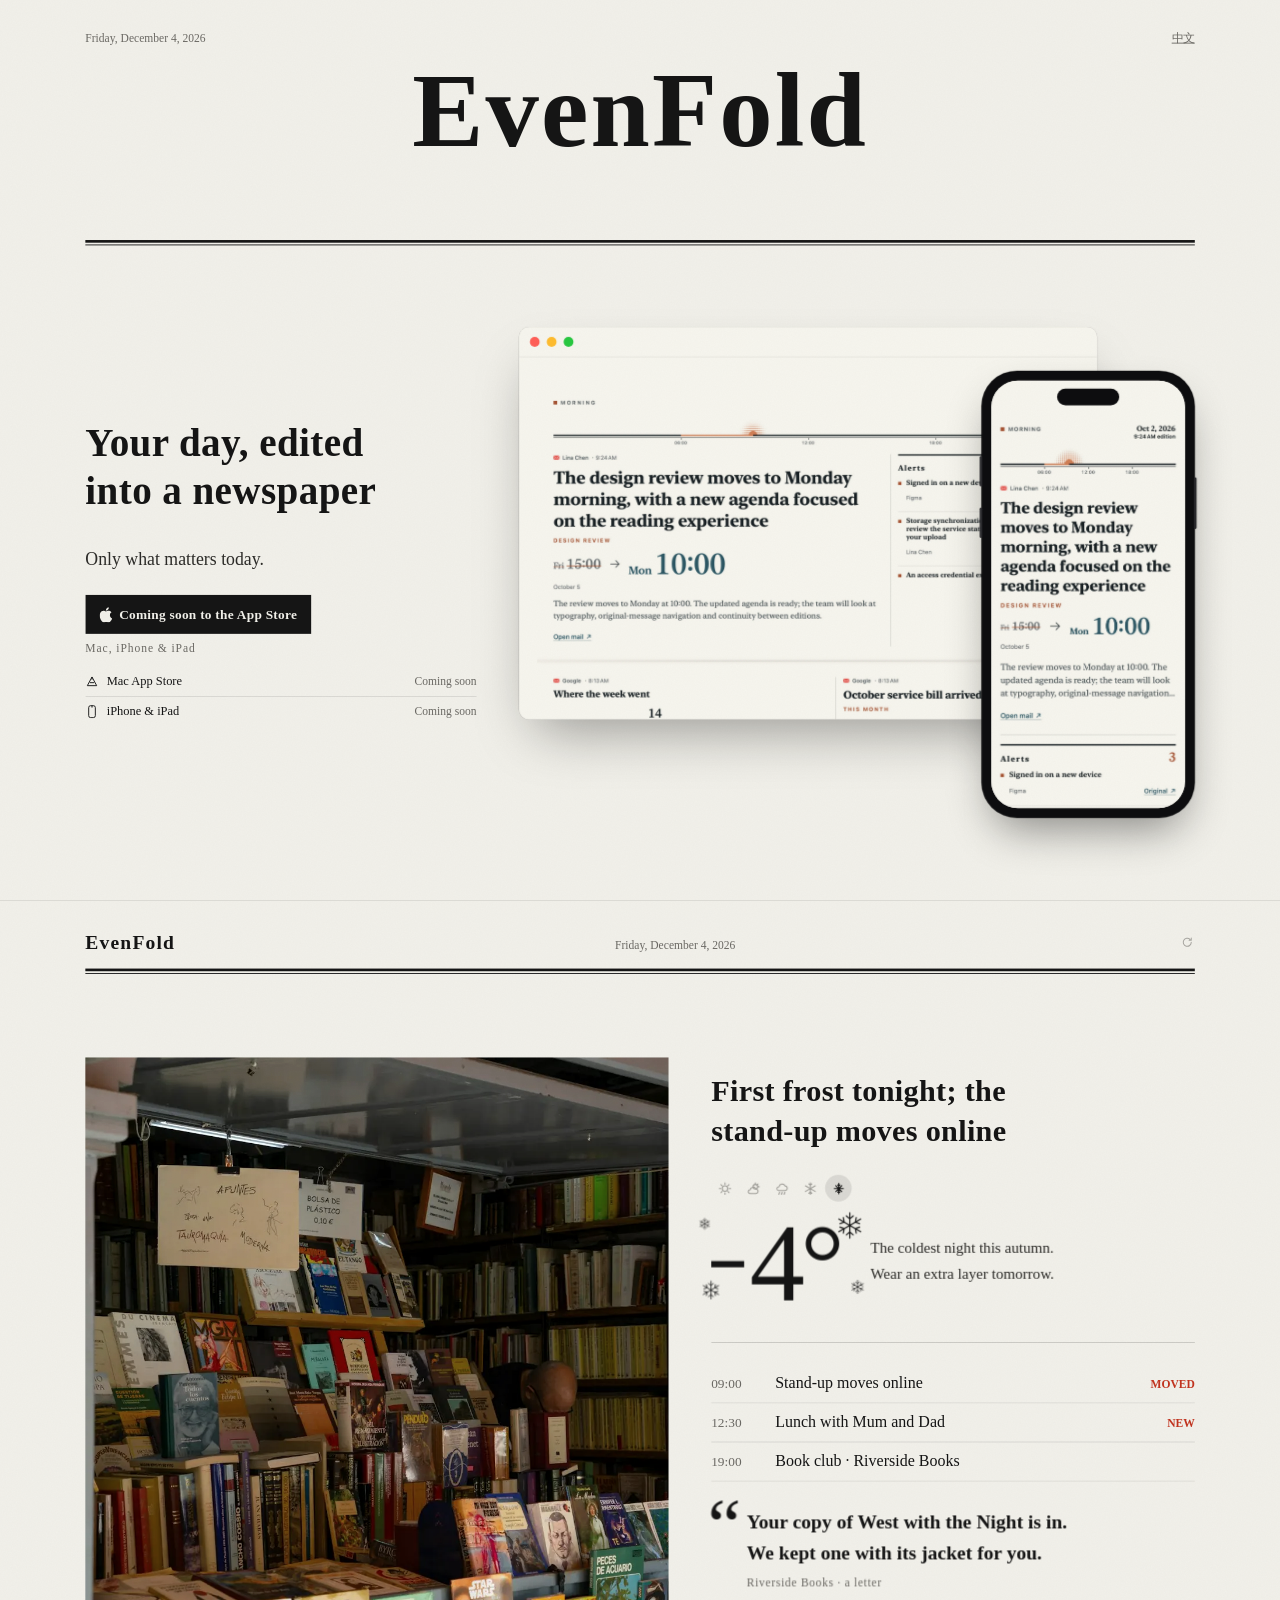
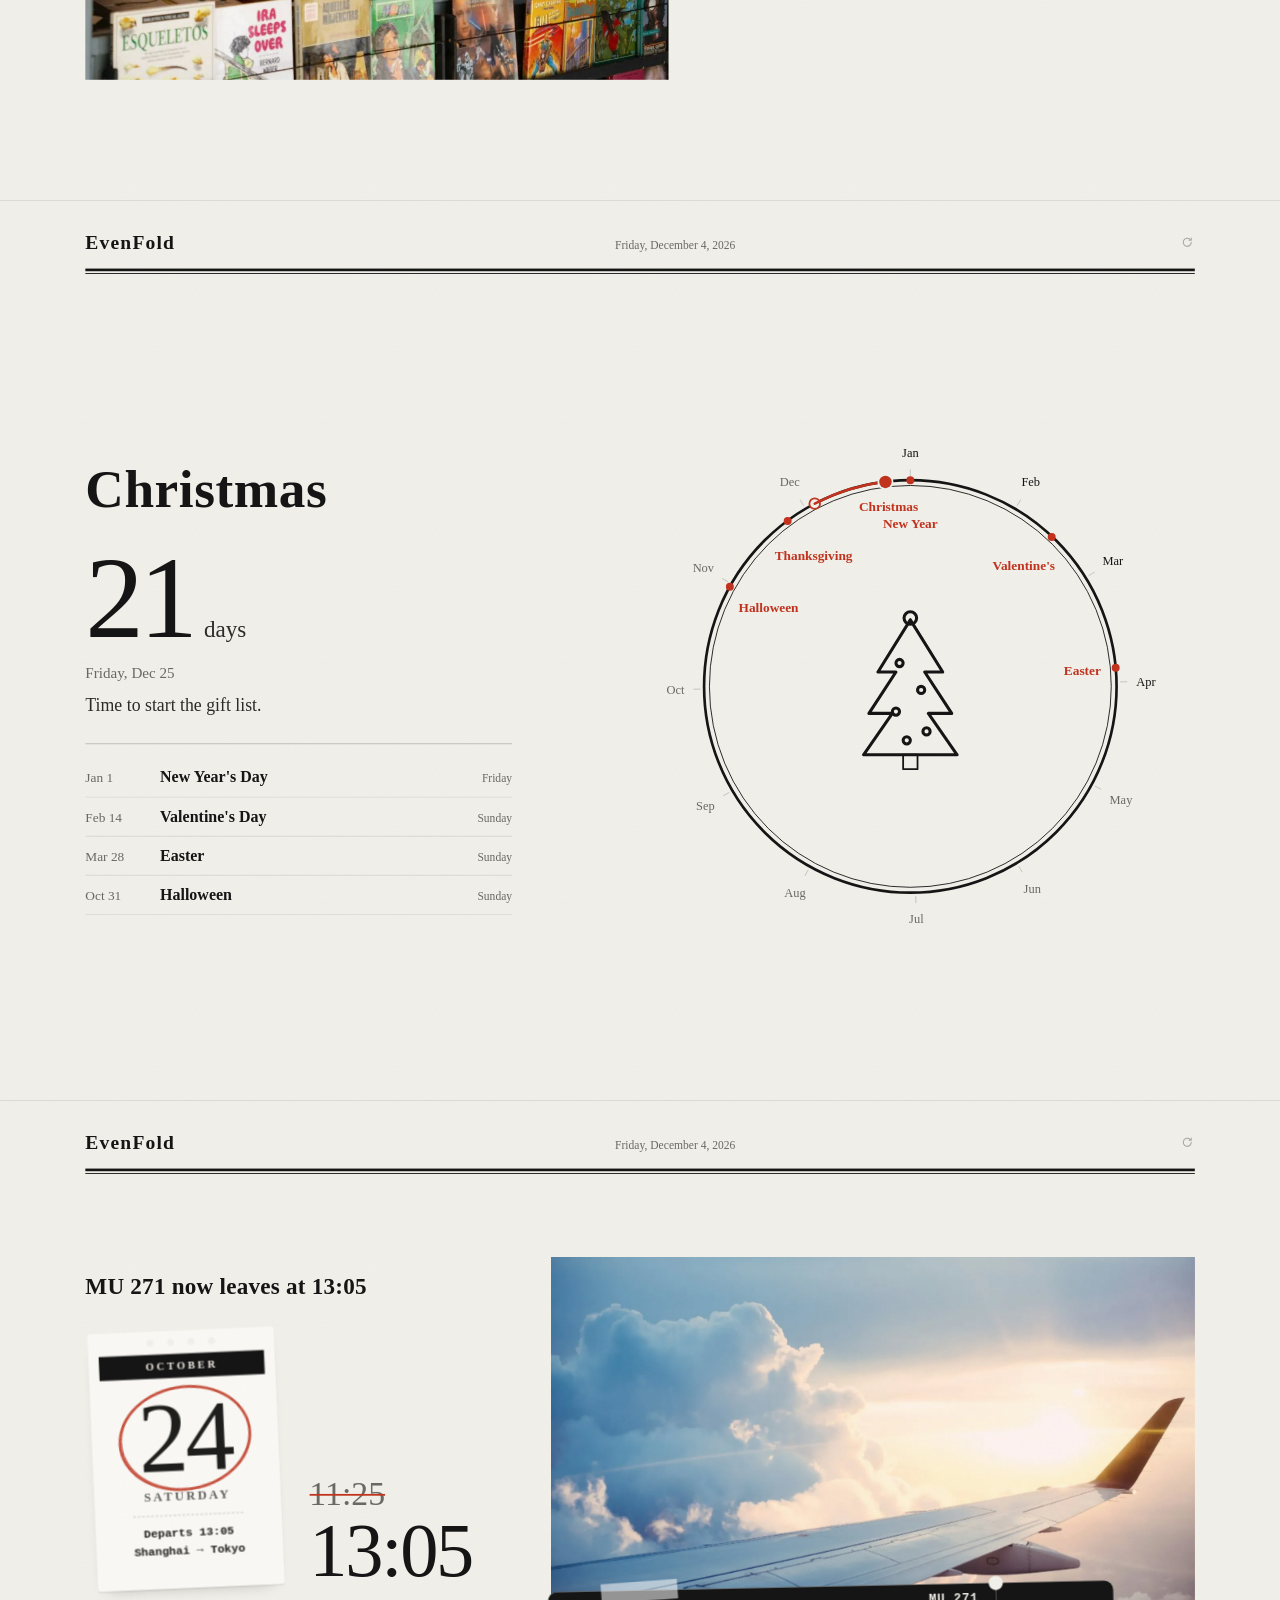
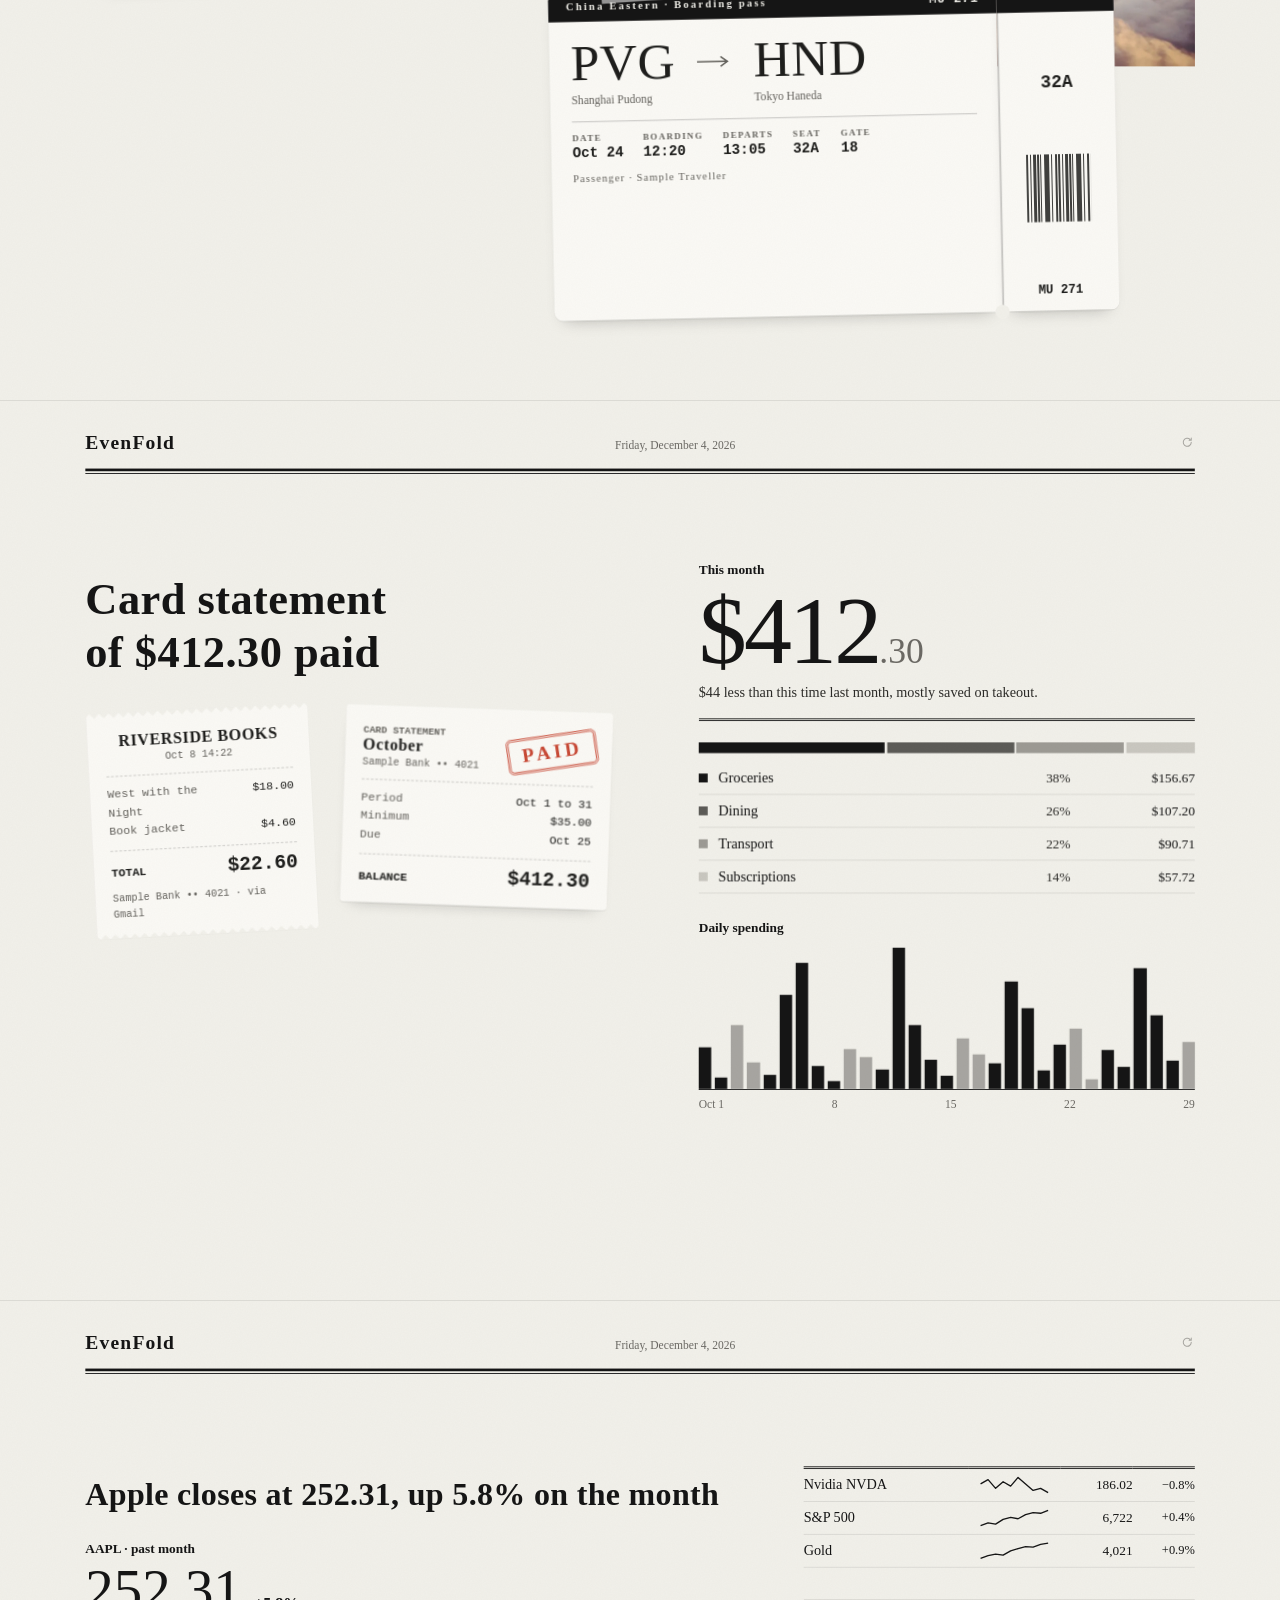
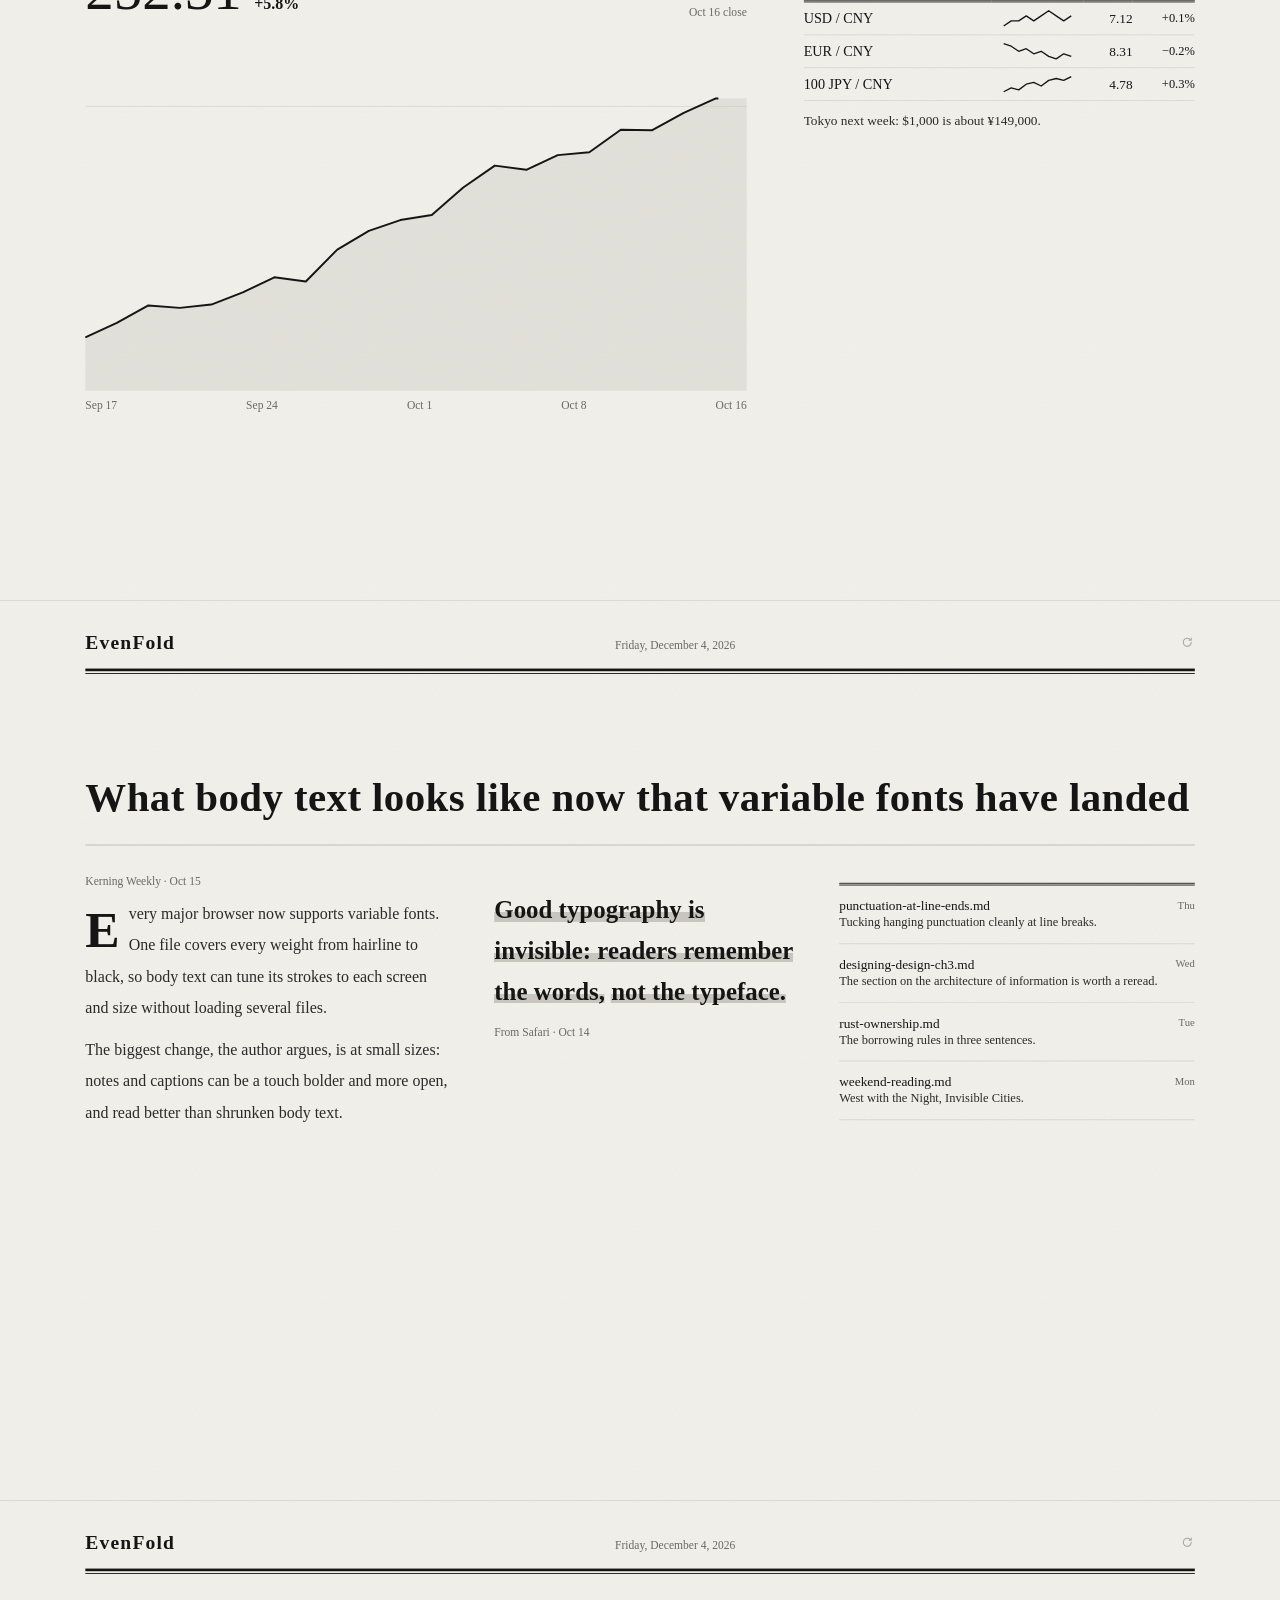
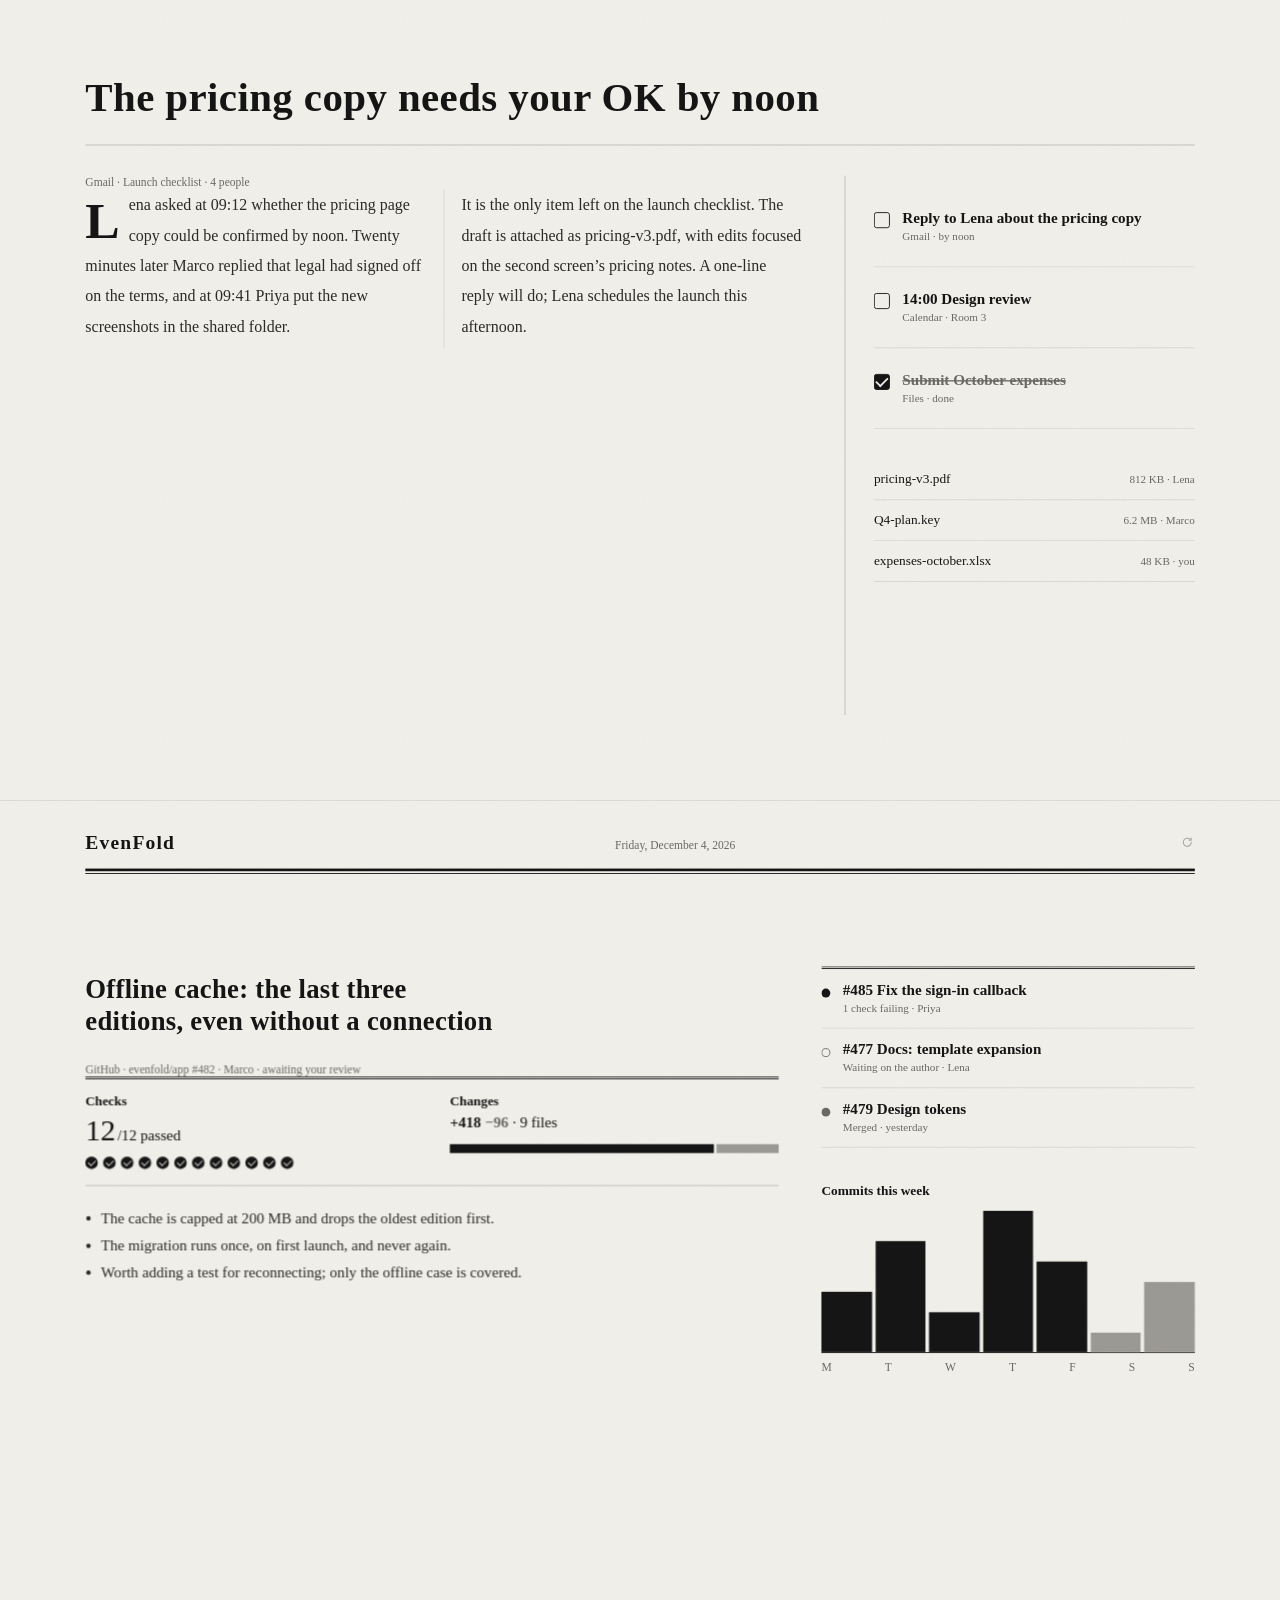
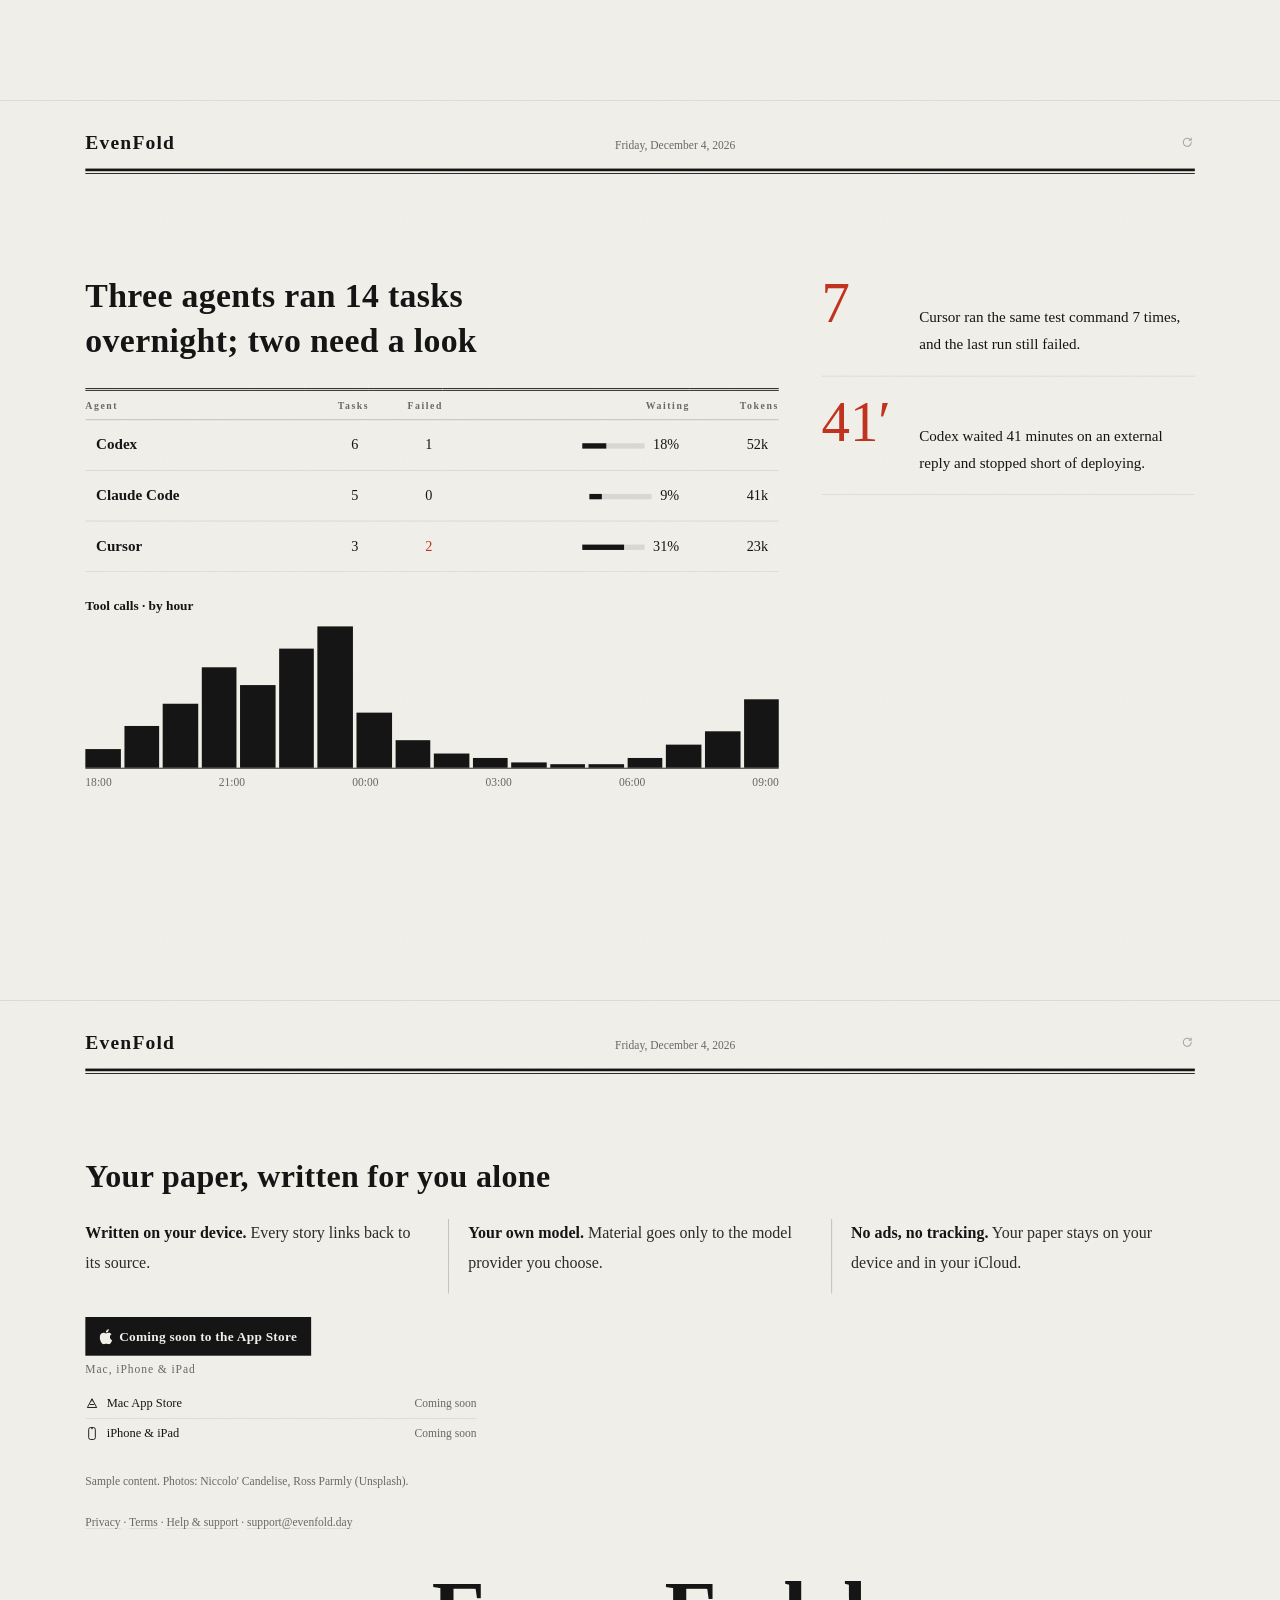
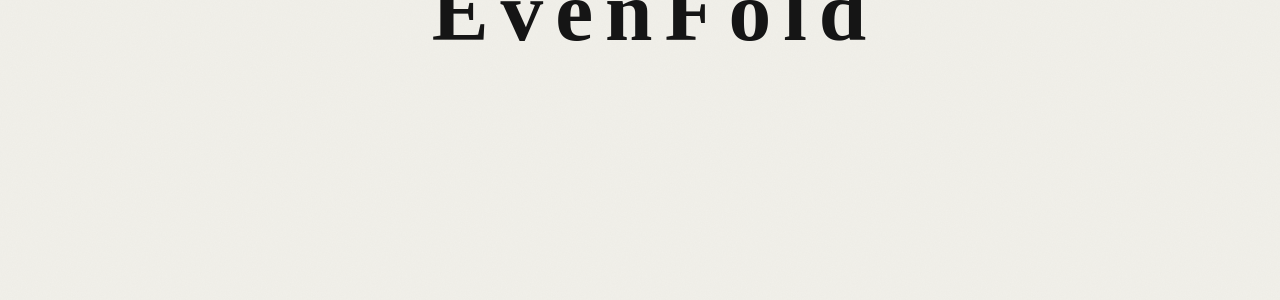
<file: index.html>
<!doctype html>
<html lang="en">
<head>
<meta charset="utf-8">
<meta name="viewport" content="width=device-width, initial-scale=1, viewport-fit=cover">
<title>EvenFold · Your Personal News</title>
<meta name="theme-color" content="#F1F0EA" media="(prefers-color-scheme: light)">
<meta name="theme-color" content="#131416" media="(prefers-color-scheme: dark)">
<link rel="icon" type="image/png" href="/favicon.png">
<link rel="apple-touch-icon" href="/apple-touch-icon.png">
<link rel="canonical" href="https://evenfold.day/">
<link rel="alternate" hreflang="en" href="https://evenfold.day/">
<link rel="alternate" hreflang="zh-Hans" href="https://evenfold.day/zh/">
<meta name="description" content="EvenFold turns your day into a personal newspaper for Mac, iPhone, and iPad. Only what matters today.">
<meta property="og:type" content="website">
<meta property="og:url" content="https://evenfold.day/">
<meta property="og:title" content="EvenFold · Your Personal News">
<meta property="og:description" content="EvenFold turns your day into a personal newspaper for Mac, iPhone, and iPad. Only what matters today.">
<meta property="og:image" content="https://evenfold.day/assets/og-image.png">
<meta name="twitter:card" content="summary_large_image">
<script>try { var l = localStorage.getItem("evenfold-lang"); if (l === "zh" || (!l && (navigator.language || "").toLowerCase().indexOf("zh") === 0)) location.replace("/zh/" + location.hash); } catch (e) {}</script>
<link rel="stylesheet" href="/assets/home.css">
<script>document.documentElement.classList.add("js")</script>
<script src="/assets/config.js"></script>
<script src="/assets/calendar.js" defer></script>
<script src="/assets/home.js" defer></script>
</head>
<body>

<!-- ============ 头版 ============ -->
<section class="page" id="cover" aria-label="Front page">
  <div class="art">
    <header class="folio">
      <span class="date" data-today></span>
      <a class="lang-link" href="/zh/" data-lang-to="zh" lang="zh-Hans">中文</a>
    </header>
    <div class="mast">
      
      <div class="mast-mid"><h1 class="nameplate" data-ink>EvenFold</h1><span class="egg" data-egg-slot aria-hidden="true"></span></div>
    </div>
    <div class="rule2"></div>
    <div class="body cover-body">
      <div class="cover-copy">
        <h2 class="ink cover-title" data-ink="400"><span class="cl">Your day,</span> <span class="cl">edited into a newspaper</span></h2>
        <p class="deck rv" style="--d:900ms">Only what matters today.</p>
        <div class="cta rv" style="--d:1100ms"><span class="btn" role="link" aria-disabled="true" data-download><svg viewBox="0 0 17 20" aria-hidden="true"><path d="M14.1 10.6c0-2.6 2.1-3.8 2.2-3.9-1.2-1.8-3.1-2-3.7-2-1.6-.2-3.1.9-3.9.9-.8 0-2-.9-3.4-.9C3.6 4.8 2 5.8 1.1 7.4c-1.9 3.2-.5 8 1.3 10.6.9 1.3 2 2.7 3.3 2.7 1.3-.1 1.8-.9 3.4-.9s2 .9 3.4.8c1.4 0 2.3-1.3 3.2-2.6 1-1.5 1.4-2.9 1.4-3-.1 0-2.9-1.1-3-4.4zM11.6 3c.7-.9 1.2-2 1-3.2-1 0-2.3.7-3 1.6-.7.8-1.2 2-1.1 3.1 1.2.1 2.3-.6 3.1-1.5z"/></svg>Coming soon to the App Store</span><span class="cta-note">Mac, iPhone &amp; iPad</span><div class="cta-alt"><a class="alt-row" data-appstore="mac"><svg viewBox="0 0 20 20" aria-hidden="true"><path d="M10 2l7 13H3z" fill="none" stroke="currentColor" stroke-width="1.4" stroke-linejoin="round"/><path d="M6.8 10.5h6.4M10 2v4" stroke="currentColor" stroke-width="1.4"/></svg>Mac App Store<i>Coming soon</i></a><a class="alt-row" data-appstore="ios"><svg viewBox="0 0 12 20" aria-hidden="true"><rect x="1" y="1" width="10" height="18" rx="3" fill="none" stroke="currentColor" stroke-width="1.4"/><path d="M4.5 2.8h3" stroke="currentColor" stroke-width="1.2"/></svg>iPhone &amp; iPad<i>Coming soon</i></a></div></div>
      </div>
      <figure class="product" data-ink="600" data-ui>
        <div class="mac"><div class="mac-bar"><i></i><i></i><i></i></div><picture><source media="(prefers-color-scheme: dark)" srcset="/assets/img/app/mac-en-dark.webp"><img src="/assets/img/app/mac-en-light.webp" alt=""></picture></div>
        <div class="iphone"><div class="iscreen"><picture><source media="(prefers-color-scheme: dark)" srcset="/assets/img/app/phone-en-dark.webp"><img src="/assets/img/app/phone-en-light.webp" alt="EvenFold on Mac and iPhone"></picture></div></div>
      </figure>
    </div>
  </div>
</section>

<!-- ============ 生活 · 今天 ============ -->
<section class="page" id="life" aria-label="Life">
  <div class="art">
    <header class="folio"><span class="brand">EvenFold</span><span class="date" data-today></span><span class="pg"><button class="reset" type="button" aria-label="Reset this page" title="Reset this page"><svg viewBox="0 0 20 20" aria-hidden="true"><path d="M16 10a6 6 0 1 1-1.8-4.3M16 3.5v3.2h-3.2" fill="none" stroke="currentColor" stroke-width="1.5" stroke-linecap="round" stroke-linejoin="round"/></svg></button></span></header>
    <div class="rule2"></div>
    <div class="body life-body">
      <figure class="life-photo" data-ink="250">
        <img src="/assets/img/bookstall.webp" width="1600" height="1067" alt="A small street bookstall, books piled to the door">
      </figure>
      <div class="life-col">
        <h2 class="ink life-title" data-ink><span class="cl">First frost tonight;</span> <span class="cl">the stand‑up moves online</span></h2>
        

        <div class="wx rv" style="--d:900ms" data-wx="frost">
          <div class="wx-head">
            <div class="wx-pick" role="group" aria-label="Change the weather">
              <button type="button" data-wx-set="sun" aria-label="Sunny" title="Sunny"><svg viewBox="0 0 20 20"><circle cx="10" cy="10" r="3.6"/><path d="M10 2.5v2M10 15.5v2M2.5 10h2M15.5 10h2M4.7 4.7l1.4 1.4M13.9 13.9l1.4 1.4M4.7 15.3l1.4-1.4M13.9 6.1l1.4-1.4"/></svg></button>
              <button type="button" data-wx-set="clear" aria-label="Clearing" title="Clearing"><svg viewBox="0 0 20 20"><circle cx="12.5" cy="7.5" r="3"/><path d="M12.5 2.5v1.2M17.5 7.5h-1.2M16 4l-.9.9"/><path d="M5.5 16.5h7.5a3 3 0 0 0 .2-6 4 4 0 0 0-7.6 1.2 2.4 2.4 0 0 0-.1 4.8z"/></svg></button>
              <button type="button" data-wx-set="rain" aria-label="Rain" title="Rain"><svg viewBox="0 0 20 20"><path d="M5.5 12.5h8.5a3 3 0 0 0 .2-6 4.2 4.2 0 0 0-8 1.2 2.4 2.4 0 0 0-.7 4.8z"/><path d="M7 15l-1 2.5M10.5 15l-1 2.5M14 15l-1 2.5"/></svg></button>
              <button type="button" data-wx-set="snow" aria-label="Snow" title="Snow"><svg viewBox="0 0 20 20"><path d="M10 2.5v15M3.5 6.25l13 7.5M3.5 13.75l13-7.5M8 3.8l2 1.6 2-1.6M8 16.2l2-1.6 2 1.6"/></svg></button>
              <button type="button" data-wx-set="frost" aria-label="Frost" title="Frost"><svg viewBox="0 0 20 20"><path d="M10 3v14M4 10h12M6 6l8 8M14 6l-8 8"/><path d="M10 6.5l-1.5-1.5M10 6.5 11.5 5M10 13.5l-1.5 1.5M10 13.5l1.5 1.5"/></svg></button>
            </div>
          </div>
          <div class="wx-row">
            <div class="wx-fig">
              <div class="fx" aria-hidden="true">
                <i class="fx-sun"><b></b></i>
                <i class="fx-cloud a"></i><i class="fx-cloud b"></i>
                <i class="fx-rain"></i><i class="fx-ripple"></i><i class="fx-ripple r2"></i>
                <i class="fx-snow"></i>
                <svg class="fx-frost" viewBox="0 0 220 130"><defs><path id="xtal" d="M0 0L0.0 -14.0M0.0 -7.2l-3.8 -3.2M0.0 -7.2l3.8 -3.2M0 0L12.1 -7.0M6.2 -3.6l0.9 -4.9M6.2 -3.6l4.7 1.7M0 0L12.1 7.0M6.2 3.6l4.7 -1.7M6.2 3.6l0.9 4.9M0 0L0.0 14.0M0.0 7.2l3.8 3.2M0.0 7.2l-3.8 3.2M0 0L-12.1 7.0M-6.2 3.6l-0.9 4.9M-6.2 3.6l-4.7 -1.7M0 0L-12.1 -7.0M-6.2 -3.6l-4.7 1.7M-6.2 -3.6l-0.9 -4.9"/></defs><g style="--k:0" transform="translate(196 22)"><use href="#xtal" transform="scale(1.15)"/></g><g style="--k:1" transform="translate(20 104)"><use href="#xtal" transform="scale(.8)"/></g><g style="--k:2" transform="translate(206 100)"><use href="#xtal" transform="scale(.6)"/></g><g style="--k:3" transform="translate(12 20)"><use href="#xtal" transform="scale(.5)"/></g></svg>
              </div>
              <b class="num" data-wx-temp><span class="minus">−</span>4°</b>
            </div>
            <p data-wx-note>The coldest night this autumn.<br>Wear an extra layer tomorrow.</p>
          </div>
        </div>

        <div class="sched rv" style="--d:1100ms">
          
          <ol>
            <li><time>09:00</time><span>Stand-up moves online</span><em>MOVED</em></li>
            <li><time>12:30</time><span>Lunch with Mum and Dad</span><em class="new">NEW</em></li>
            <li><time>19:00</time><span>Book club · Riverside Books</span></li>
          </ol>
        </div>

        <blockquote class="pull rv" style="--d:1300ms">
          <p>Your copy of West with the Night is in. We kept one with its jacket for you.</p>
          <cite>Riverside Books · a letter</cite>
        </blockquote>
      </div>
    </div>
  </div>
</section>

<!-- ============ 生活 · 时令与节日 ============ -->
<section class="page" id="season" aria-label="Seasons and holidays">
  <div class="art">
    <header class="folio"><span class="brand">EvenFold</span><span class="date" data-today></span><span class="pg"><button class="reset" type="button" aria-label="Reset this page" title="Reset this page"><svg viewBox="0 0 20 20" aria-hidden="true"><path d="M16 10a6 6 0 1 1-1.8-4.3M16 3.5v3.2h-3.2" fill="none" stroke="currentColor" stroke-width="1.5" stroke-linecap="round" stroke-linejoin="round"/></svg></button></span></header>
    <div class="rule2"></div>
    <div class="body season-body">
      <div class="fest">
        <h2 class="ink fest-name" data-ink data-fest-name></h2>
        <p class="fest-count"><b class="num" data-fest-num></b><span class="unit" data-fest-unit></span></p>
        <p class="fest-when" data-fest-when></p>
        <p class="fest-line" data-fest-line></p>
        <ol class="days" data-days></ol>
      </div>
      <div class="wheel" data-wheel>
        <div class="wh-art" aria-hidden="true"><svg class="egg-art egg-halloween" viewBox="0 0 200 200"><ellipse cx="96" cy="122" rx="50" ry="38"/><path class="det" d="M96 84c-6-10 8-12 4-22"/><path class="det" d="M76 88c-9 20-9 46 0 66M116 88c9 20 9 46 0 66"/><path class="acc" d="M150 56c7-8 17-6 21 2-5-2-8 2-8 6-4-4-8-4-12-2-1-4-1-6-1-6z"/></svg><svg class="egg-art egg-xmas" viewBox="0 0 200 200"><path class="tree" d="M100 26 64 84h20l-30 46h26l-32 46h104l-32-46h26l-30-46h20z"/><circle class="star" cx="100" cy="24" r="7"/><g class="orn det"><circle cx="88" cy="74" r="4"/><circle cx="112" cy="104" r="4"/><circle cx="84" cy="128" r="4"/><circle cx="118" cy="150" r="4"/><circle cx="96" cy="160" r="4"/></g><rect class="trunk det" x="92" y="176" width="16" height="16"/></svg><svg class="egg-art egg-newyear" viewBox="0 0 200 200"><path d="M100 30v140M30 100h140M50 50l100 100M150 50l-100 100"/><circle cx="100" cy="100" r="14"/><path class="det" d="M100 62l6 14M138 100l-14 6M100 138l-6-14M62 100l14-6"/></svg><svg class="egg-art egg-valentine" viewBox="0 0 200 200"><path d="M100 160C60 130 40 105 40 80c0-24 18-38 34-38 12 0 22 8 26 18 4-10 14-18 26-18 16 0 34 14 34 38 0 25-20 50-60 80z"/></svg><svg class="egg-art egg-easter" viewBox="0 0 200 220"><path d="M100 38c26 0 44 42 44 76 0 38-22 58-44 58s-44-20-44-58c0-34 18-76 44-76z"/><path class="det" d="M60 112l13-9 13 9 14-9 14 9 13-9 14 9 13-9"/><circle class="det" cx="85" cy="70" r="4"/><circle class="det" cx="118" cy="76" r="4"/><circle class="det" cx="100" cy="148" r="4"/></svg><svg class="egg-art egg-thanksgiving" viewBox="0 0 200 220"><path d="M100 30v160"/><path class="det" d="M100 50c-14-6-24-16-26-30 14-2 24 6 26 30zM100 50c14-6 24-16 26-30-14-2-24 6-26 30zM100 92c-14-6-24-16-26-30 14-2 24 6 26 30zM100 92c14-6 24-16 26-30-14-2-24 6-26 30zM100 134c-14-6-24-16-26-30 14-2 24 6 26 30zM100 134c14-6 24-16 26-30-14-2-24 6-26 30z"/></svg></div>
      </div>
    </div>
  </div>
</section>

<!-- ============ 出行 ============ -->
<section class="page" id="travel" aria-label="Travel">
  <div class="art">
    <header class="folio"><span class="brand">EvenFold</span><span class="date" data-today></span><span class="pg"><button class="reset" type="button" aria-label="Reset this page" title="Reset this page"><svg viewBox="0 0 20 20" aria-hidden="true"><path d="M16 10a6 6 0 1 1-1.8-4.3M16 3.5v3.2h-3.2" fill="none" stroke="currentColor" stroke-width="1.5" stroke-linecap="round" stroke-linejoin="round"/></svg></button></span></header>
    <div class="rule2"></div>
    <div class="body travel-body">
      <div class="tr-col">
        <h2 class="ink tr-title" data-ink><span class="cl">MU 271 now leaves at 13:05</span></h2>
        
        <div class="tr-bottom">
          <div class="leafs paste" style="--d:1200ms; --r:-2.5deg">
            <button class="leaf next" type="button" tabindex="-1" aria-hidden="true">
              <i class="holes"></i>
              <span class="leaf-band">OCTOBER</span>
              <span class="leaf-day"><b class="num">25</b></span>
              <span class="leaf-week">SUNDAY</span>
              <span class="leaf-event">Tokyo · day two<br>Senso-ji 09:00</span>
            </button>
            <button class="leaf top" type="button" aria-label="Turn to the next day">
              <i class="holes"></i>
              <span class="leaf-band">OCTOBER</span>
              <span class="leaf-day"><b class="num">24</b><i class="ring"></i></span>
              <span class="leaf-week">SATURDAY</span>
              <span class="leaf-event">Departs 13:05<br>Shanghai → Tokyo</span>
              <i class="curl"></i>
            </button>
          </div>
          <div class="change rv" style="--d:1500ms">
            
            <s class="num">11:25</s>
            <b class="num">13:05</b>
            
          </div>
        </div>
      </div>
      <div class="tr-right">
        <figure class="tr-photo" data-ink="250">
          <img src="/assets/img/aircraft-wing.webp" width="1600" height="1063" alt="An airliner wing above the clouds at sunset">
        </figure>
        <div class="pass paste" style="--d:1000ms; --r:-1.2deg">
          <div class="pass-main">
            <div class="pass-band"><span>China Eastern · Boarding pass</span><b>MU 271</b></div>
            <div class="pass-in">
              <div class="pass-route">
                <div><b class="num">PVG</b><span>Shanghai Pudong</span></div>
                <svg viewBox="0 0 40 16" aria-hidden="true"><path d="M2 8h30m-6-5 7 5-7 5" fill="none" stroke="currentColor" stroke-width="1.6"/></svg>
                <div><b class="num">HND</b><span>Tokyo Haneda</span></div>
              </div>
              <dl class="pass-fields">
                <div><dt>DATE</dt><dd>Oct 24</dd></div>
                <div><dt>BOARDING</dt><dd>12:20</dd></div>
                <div><dt>DEPARTS</dt><dd>13:05</dd></div>
                <div><dt>SEAT</dt><dd>32A</dd></div>
                <div><dt>GATE</dt><dd>18</dd></div>
              </dl>
              <p class="pass-name">Passenger · Sample Traveller</p>
            </div>
          </div>
          <button class="pass-stub" type="button" aria-label="Tear the stub along the dashes">
            <span class="stub-band"></span>
            <span class="stub-seat">32A</span>
            <i class="barcode" aria-hidden="true"></i>
            <span class="stub-no">MU 271</span>
            <span class="stub-stamp" aria-hidden="true">CHECKED</span>
          </button>
        </div>
      </div>
    </div>
  </div>
</section>

<!-- ============ 理财 · 账单 ============ -->
<section class="page" id="bills" aria-label="Finance">
  <div class="art">
    <header class="folio"><span class="brand">EvenFold</span><span class="date" data-today></span><span class="pg"><button class="reset" type="button" aria-label="Reset this page" title="Reset this page"><svg viewBox="0 0 20 20" aria-hidden="true"><path d="M16 10a6 6 0 1 1-1.8-4.3M16 3.5v3.2h-3.2" fill="none" stroke="currentColor" stroke-width="1.5" stroke-linecap="round" stroke-linejoin="round"/></svg></button></span></header>
    <div class="rule2"></div>
    <div class="body bills-body">
      <div class="fn-left">
        <h2 class="ink fn-title" data-ink><span class="cl">Card statement of $412.30</span> <span class="cl">paid</span></h2>
        
        <div class="slips">
          <div class="slip receipt paste" style="--d:1100ms; --r:-3deg">
            <p class="slip-head">RIVERSIDE BOOKS</p>
            <p class="slip-sub">Oct 8 14:22</p>
            <hr>
            <p class="kv"><span>West with the Night</span><b>$18.00</b></p>
            <p class="kv"><span>Book jacket</span><b>$4.60</b></p>
            <hr>
            <p class="kv total"><span>TOTAL</span><b>$22.60</b></p>
            <p class="slip-foot">Sample Bank •• 4021 · via Gmail</p>
          </div>
          <button class="slip statement paste" type="button" style="--d:1350ms; --r:2deg" aria-label="Stamp it again">
            <span class="slip-kind">CARD STATEMENT</span>
            <span class="slip-head">October</span>
            <span class="slip-sub">Sample Bank •• 4021</span>
            <span class="hr"></span>
            <span class="kv"><span>Period</span><b>Oct 1 to 31</b></span>
            <span class="kv"><span>Minimum</span><b>$35.00</b></span>
            <span class="kv"><span>Due</span><b>Oct 25</b></span>
            <span class="hr"></span>
            <span class="kv total"><span>BALANCE</span><b>$412.30</b></span>
            <span class="stamp" style="--d:1900ms">PAID</span>
          </button>
        </div>
      </div>
      <div class="fn-right">
        <div class="month rv" style="--d:900ms">
          <span class="label">This month</span>
          <p class="total"><b class="num">$412</b><small>.30</small></p>
          <p class="sub">$44 less than this time last month, mostly saved on takeout.</p>
        </div>
        <div class="share rv" style="--d:1100ms">
          <div class="bar" aria-hidden="true"><i style="--w:38%;--c:var(--ink)"></i><i style="--w:26%;--c:var(--tone2)"></i><i style="--w:22%;--c:var(--tone3)"></i><i style="--w:14%;--c:var(--tone4)"></i></div>
          <table>
            <tr><td><i style="--c:var(--ink)"></i>Groceries</td><td>38%</td><td>$156.67</td></tr>
            <tr><td><i style="--c:var(--tone2)"></i>Dining</td><td>26%</td><td>$107.20</td></tr>
            <tr><td><i style="--c:var(--tone3)"></i>Transport</td><td>22%</td><td>$90.71</td></tr>
            <tr><td><i style="--c:var(--tone4)"></i>Subscriptions</td><td>14%</td><td>$57.72</td></tr>
          </table>
        </div>
        <div class="daily rv" style="--d:1300ms">
          <span class="label">Daily spending</span>
          <div class="daily-bars" data-daily="62,18,95,40,22,140,188,35,12,60,48,30,210,96,44,20,75,52,38,160,120,28,66,90,15,58,34,180,110,42,70"></div>
          <div class="daily-axis"><span>Oct 1</span><span>8</span><span>15</span><span>22</span><span>29</span></div>
        </div>
      </div>
    </div>
  </div>
</section>

<!-- ============ 理财 · 行情与汇率 ============ -->
<section class="page" id="markets" aria-label="Markets and currencies">
  <div class="art">
    <header class="folio"><span class="brand">EvenFold</span><span class="date" data-today></span><span class="pg"><button class="reset" type="button" aria-label="Reset this page" title="Reset this page"><svg viewBox="0 0 20 20" aria-hidden="true"><path d="M16 10a6 6 0 1 1-1.8-4.3M16 3.5v3.2h-3.2" fill="none" stroke="currentColor" stroke-width="1.5" stroke-linecap="round" stroke-linejoin="round"/></svg></button></span></header>
    <div class="rule2"></div>
    <div class="body markets-body">
      <div class="mk-main">
        <h2 class="ink mk-title" data-ink><span class="cl">Apple closes at 252.31,</span> <span class="cl">up 5.8% on the month</span></h2>
        
        <div class="chart rv" style="--d:900ms" data-chart="AAPL">
          <div class="chart-head">
            <div><span class="label">AAPL · past month</span><p><b class="num" data-chart-price>252.31</b><em class="up" data-chart-chg>+5.8%</em></p></div>
            <span class="chart-at" data-chart-at>Oct 16 close</span>
          </div>
          <svg class="chart-svg" viewBox="0 0 800 300" preserveAspectRatio="none" aria-label="Apple over the past month, trending up">
            <g class="grid"><path d="M0 60H800M0 140H800M0 220H800"/></g>
            <path class="area"/><path class="line"/>
            <g class="cross"><path class="cx" d="M0 0V300"/><circle class="cd" r="5"/></g>
          </svg>
          <div class="chart-axis"><span>Sep 17</span><span>Sep 24</span><span>Oct 1</span><span>Oct 8</span><span>Oct 16</span></div>
        </div>
      </div>
      <div class="mk-side">
        <div class="watch rv" style="--d:1100ms">
          
          <table>
            <tr><td>Nvidia NVDA</td><td><svg class="spark" data-spark="190,192,188,191,189,193,190,187,188,186" viewBox="0 0 80 24"></svg></td><td>186.02</td><td class="down">−0.8%</td></tr>
            <tr><td>S&amp;P 500</td><td><svg class="spark" data-spark="6610,6630,6620,6655,6670,6660,6690,6705,6700,6722" viewBox="0 0 80 24"></svg></td><td>6,722</td><td class="up">+0.4%</td></tr>
            <tr><td>Gold</td><td><svg class="spark" data-spark="3880,3905,3920,3910,3950,3972,3990,3985,4010,4021" viewBox="0 0 80 24"></svg></td><td>4,021</td><td class="up">+0.9%</td></tr>
          </table>
        </div>
        <div class="fx-rates rv" style="--d:1300ms">
          
          <table>
            <tr><td>USD / CNY</td><td><svg class="spark" data-spark="7.10,7.11,7.11,7.12,7.11,7.12,7.13,7.12,7.11,7.12" viewBox="0 0 80 24"></svg></td><td>7.12</td><td class="up">+0.1%</td></tr>
            <tr><td>EUR / CNY</td><td><svg class="spark" data-spark="8.36,8.35,8.33,8.34,8.32,8.33,8.31,8.30,8.32,8.31" viewBox="0 0 80 24"></svg></td><td>8.31</td><td class="down">−0.2%</td></tr>
            <tr><td>100 JPY / CNY</td><td><svg class="spark" data-spark="4.70,4.72,4.71,4.74,4.75,4.73,4.76,4.77,4.76,4.78" viewBox="0 0 80 24"></svg></td><td>4.78</td><td class="up">+0.3%</td></tr>
          </table>
          <p class="fx-note">Tokyo next week: $1,000 is about ¥149,000.</p>
        </div>
        
      </div>
    </div>
  </div>
</section>

<!-- ============ 学习 ============ -->
<section class="page" id="study" aria-label="Study">
  <div class="art">
    <header class="folio"><span class="brand">EvenFold</span><span class="date" data-today></span><span class="pg"><button class="reset" type="button" aria-label="Restore this page" title="Restore this page"><svg viewBox="0 0 20 20" aria-hidden="true"><path d="M16 10a6 6 0 1 1-1.8-4.3M16 3.5v3.2h-3.2" fill="none" stroke="currentColor" stroke-width="1.5" stroke-linecap="round" stroke-linejoin="round"/></svg></button></span></header>
    <div class="rule2"></div>
    <div class="body study-body">
      <div class="st-head">
        <h2 class="ink st-title" data-ink><span class="cl">What body text looks like</span> <span class="cl">now that variable fonts have landed</span></h2>
        
      </div>
      <article class="clip rv" style="--d:900ms">
        <p class="src">Kerning Weekly · Oct 15</p>
        
        <p><span class="drop">E</span>very major browser now supports variable fonts. One file covers every weight from hairline to black, so body text can tune its strokes to each screen and size without loading several files.</p>
        <p>The biggest change, the author argues, is at small sizes: notes and captions can be a touch bolder and more open, and read better than shrunken body text.</p>
      </article>
      <div class="excerpt rv" style="--d:1100ms">
        
        <blockquote><mark>Good typography is invisible: readers remember the words,</mark> <mark>not the typeface.</mark></blockquote>
        <p class="src">From Safari · Oct 14</p>
      </div>
      <div class="notes rv" style="--d:1300ms">
        
        <ul>
          <li><b>punctuation-at-line-ends.md</b><span>Tucking hanging punctuation cleanly at line breaks.</span><time>Thu</time></li>
          <li><b>designing-design-ch3.md</b><span>The section on the architecture of information is worth a reread.</span><time>Wed</time></li>
          <li><b>rust-ownership.md</b><span>The borrowing rules in three sentences.</span><time>Tue</time></li>
          <li><b>weekend-reading.md</b><span>West with the Night, Invisible Cities.</span><time>Mon</time></li>
        </ul>
        
      </div>
    </div>
  </div>
</section>

<!-- ============ 工作 ============ -->
<section class="page" id="work" aria-label="Work">
  <div class="art">
    <header class="folio"><span class="brand">EvenFold</span><span class="date" data-today></span><span class="pg"><button class="reset" type="button" aria-label="Reset this page" title="Reset this page"><svg viewBox="0 0 20 20" aria-hidden="true"><path d="M16 10a6 6 0 1 1-1.8-4.3M16 3.5v3.2h-3.2" fill="none" stroke="currentColor" stroke-width="1.5" stroke-linecap="round" stroke-linejoin="round"/></svg></button></span></header>
    <div class="rule2"></div>
    <div class="body work-body">
      <div class="of-head">
        <h2 class="ink of-title" data-ink><span class="cl">The pricing copy</span> <span class="cl">needs your OK by noon</span></h2>
        
      </div>
      <article class="of-story rv" style="--d:900ms">
        <p class="src">Gmail · Launch checklist · 4 people</p>
        
        <div class="cols">
          <p><span class="drop">L</span>ena asked at 09:12 whether the pricing page copy could be confirmed by noon. Twenty minutes later Marco replied that legal had signed off on the terms, and at 09:41 Priya put the new screenshots in the shared folder.</p>
          <p>It is the only item left on the launch checklist. The draft is attached as pricing-v3.pdf, with edits focused on the second screen’s pricing notes. A one-line reply will do; Lena schedules the launch this afternoon.</p>
        </div>
        
      </article>
      <aside class="of-side">
        <div class="agenda rv" style="--d:1100ms">
          
          <ul>
            <li><button type="button" aria-pressed="false"><i></i><div><b>Reply to Lena about the pricing copy</b><span>Gmail · by noon</span></div></button></li>
            <li><button type="button" aria-pressed="false"><i></i><div><b>14:00 Design review</b><span>Calendar · Room 3</span></div></button></li>
            <li class="done"><button type="button" aria-pressed="true"><i></i><div><b>Submit October expenses</b><span>Files · done</span></div></button></li>
          </ul>
        </div>
        <div class="files rv" style="--d:1300ms">
          
          <ul>
            <li><b>pricing-v3.pdf</b><span>812 KB · Lena</span></li>
            <li><b>Q4-plan.key</b><span>6.2 MB · Marco</span></li>
            <li><b>expenses-october.xlsx</b><span>48 KB · you</span></li>
          </ul>
        </div>
      </aside>
    </div>
  </div>
</section>

<!-- ============ 开发 · GitHub ============ -->
<section class="page" id="github" aria-label="GitHub">
  <div class="art">
    <header class="folio"><span class="brand">EvenFold</span><span class="date" data-today></span><span class="pg"><button class="reset" type="button" aria-label="Restore this page" title="Restore this page"><svg viewBox="0 0 20 20" aria-hidden="true"><path d="M16 10a6 6 0 1 1-1.8-4.3M16 3.5v3.2h-3.2" fill="none" stroke="currentColor" stroke-width="1.5" stroke-linecap="round" stroke-linejoin="round"/></svg></button></span></header>
    <div class="rule2"></div>
    <div class="body gh-body">
      <div class="gh-main">
        <h2 class="ink gh-title" data-ink><span class="cl">Offline cache: the last three editions,</span> <span class="cl">even without a connection</span></h2>
        
        <article class="pr rv" style="--d:900ms">
          <p class="src">GitHub · evenfold/app #482 · Marco · awaiting your review</p>
          
          <div class="pr-stats">
            <div class="checks"><span class="label">Checks</span><p><b class="num">12</b>/12 passed</p><div class="ticks" data-ticks="12"></div></div>
            <div class="diff"><span class="label">Changes</span><p><b class="add">+418</b> <b class="del">−96</b> · 9 files</p><div class="diffbar"><i class="a" style="--w:81%"></i><i class="d" style="--w:19%"></i></div></div>
          </div>
          <div class="review">
            
            <ul>
              <li>The cache is capped at 200 MB and drops the oldest edition first.</li>
              <li>The migration runs once, on first launch, and never again.</li>
              <li>Worth adding a test for reconnecting; only the offline case is covered.</li>
            </ul>
          </div>
        </article>
      </div>
      <aside class="gh-side">
        <div class="prs rv" style="--d:1100ms">
          
          <ul>
            <li><i class="st fail"></i><div><b>#485 Fix the sign-in callback</b><span>1 check failing · Priya</span></div></li>
            <li><i class="st wait"></i><div><b>#477 Docs: template expansion</b><span>Waiting on the author · Lena</span></div></li>
            <li><i class="st ok"></i><div><b>#479 Design tokens</b><span>Merged · yesterday</span></div></li>
          </ul>
        </div>
        <div class="commits rv" style="--d:1300ms">
          <span class="label">Commits this week</span>
          <div class="wk-bars" data-week="6,11,4,14,9,2,7"></div>
          <div class="wk-axis"><span>M</span><span>T</span><span>W</span><span>T</span><span>F</span><span>S</span><span>S</span></div>
        </div>
      </aside>
    </div>
  </div>
</section>

<!-- ============ 开发 · Agent 日报 ============ -->
<section class="page" id="agents" aria-label="Agent report">
  <div class="art">
    <header class="folio"><span class="brand">EvenFold</span><span class="date" data-today></span><span class="pg"><button class="reset" type="button" aria-label="Restore this page" title="Restore this page"><svg viewBox="0 0 20 20" aria-hidden="true"><path d="M16 10a6 6 0 1 1-1.8-4.3M16 3.5v3.2h-3.2" fill="none" stroke="currentColor" stroke-width="1.5" stroke-linecap="round" stroke-linejoin="round"/></svg></button></span></header>
    <div class="rule2"></div>
    <div class="body ag-body">
      <div class="ag-main">
        <h2 class="ink ag-title" data-ink><span class="cl">Three agents ran 14 tasks overnight;</span> <span class="cl">two need a look</span></h2>
        <div class="ag-table rv" style="--d:900ms">
          <table>
            <thead><tr><th>Agent</th><th>Tasks</th><th>Failed</th><th>Waiting</th><th>Tokens</th></tr></thead>
            <tbody>
              <tr><td>Codex</td><td>6</td><td>1</td><td><span class="meter" style="--w:18%"></span>18%</td><td>52k</td></tr>
              <tr><td>Claude Code</td><td>5</td><td>0</td><td><span class="meter" style="--w:9%"></span>9%</td><td>41k</td></tr>
              <tr class="warn"><td>Cursor</td><td>3</td><td>2</td><td><span class="meter" style="--w:31%"></span>31%</td><td>23k</td></tr>
            </tbody>
          </table>
        </div>
        <div class="hours rv" style="--d:1100ms">
          <span class="label">Tool calls · by hour</span>
          <div class="hr-bars" data-hours="4,9,14,22,18,26,31,12,6,3,2,1,0,0,2,5,8,15"></div>
          <div class="hr-axis"><span>18:00</span><span>21:00</span><span>00:00</span><span>03:00</span><span>06:00</span><span>09:00</span></div>
        </div>
      </div>
      <aside class="ag-side">
        <div class="flags rv" style="--d:1300ms">
          
          <div class="callout"><b class="num">7</b><p>Cursor ran the same test command 7 times, and the last run still failed.</p></div>
          <div class="callout"><b class="num">41′</b><p>Codex waited 41 minutes on an external reply and stopped short of deploying.</p></div>
        </div>
        
      </aside>
    </div>
  </div>
</section>

<!-- ============ Last page · <b>About</b> ============ -->
<section class="page" id="about" aria-label="About">
  <div class="art">
    <header class="folio"><span class="brand">EvenFold</span><span class="date" data-today></span><span class="pg"><button class="reset" type="button" aria-label="Restore this page" title="Restore this page"><svg viewBox="0 0 20 20" aria-hidden="true"><path d="M16 10a6 6 0 1 1-1.8-4.3M16 3.5v3.2h-3.2" fill="none" stroke="currentColor" stroke-width="1.5" stroke-linecap="round" stroke-linejoin="round"/></svg></button></span></header>
    <div class="rule2"></div>
    <div class="body ab-body">
      <h2 class="ink ab-title" data-ink><span class="cl">Your paper,</span> <span class="cl">written for you alone</span></h2>
      <div class="ab-cols rv" style="--d:700ms"><p><b>Written on your device.</b> Every story links back to its source.</p><p><b>Your own model.</b> Material goes only to the model provider you choose.</p><p><b>No ads, no tracking.</b> Your paper stays on your device and in your iCloud.</p></div>
      <div class="cta rv" style="--d:1100ms"><span class="btn" role="link" aria-disabled="true" data-download><svg viewBox="0 0 17 20" aria-hidden="true"><path d="M14.1 10.6c0-2.6 2.1-3.8 2.2-3.9-1.2-1.8-3.1-2-3.7-2-1.6-.2-3.1.9-3.9.9-.8 0-2-.9-3.4-.9C3.6 4.8 2 5.8 1.1 7.4c-1.9 3.2-.5 8 1.3 10.6.9 1.3 2 2.7 3.3 2.7 1.3-.1 1.8-.9 3.4-.9s2 .9 3.4.8c1.4 0 2.3-1.3 3.2-2.6 1-1.5 1.4-2.9 1.4-3-.1 0-2.9-1.1-3-4.4zM11.6 3c.7-.9 1.2-2 1-3.2-1 0-2.3.7-3 1.6-.7.8-1.2 2-1.1 3.1 1.2.1 2.3-.6 3.1-1.5z"/></svg>Coming soon to the App Store</span><span class="cta-note">Mac, iPhone &amp; iPad</span><div class="cta-alt"><a class="alt-row" data-appstore="mac"><svg viewBox="0 0 20 20" aria-hidden="true"><path d="M10 2l7 13H3z" fill="none" stroke="currentColor" stroke-width="1.4" stroke-linejoin="round"/><path d="M6.8 10.5h6.4M10 2v4" stroke="currentColor" stroke-width="1.4"/></svg>Mac App Store<i>Coming soon</i></a><a class="alt-row" data-appstore="ios"><svg viewBox="0 0 12 20" aria-hidden="true"><rect x="1" y="1" width="10" height="18" rx="3" fill="none" stroke="currentColor" stroke-width="1.4"/><path d="M4.5 2.8h3" stroke="currentColor" stroke-width="1.2"/></svg>iPhone &amp; iPad<i>Coming soon</i></a></div></div>
      <p class="fine rv" style="--d:1000ms">Sample content. Photos: Niccolo' Candelise, Ross Parmly (Unsplash).</p>
      <nav class="links rv" style="--d:1100ms"><a href="/privacy/">Privacy</a> · <a href="/terms/">Terms</a> · <a href="/support/">Help &amp; support</a><span data-contact-row hidden> · <a data-contact href="#"></a></span></nav><div class="colophon" data-ink="300" aria-hidden="true">EvenFold</div>
    </div>
  </div>
</section>

</body>
</html>
</file>
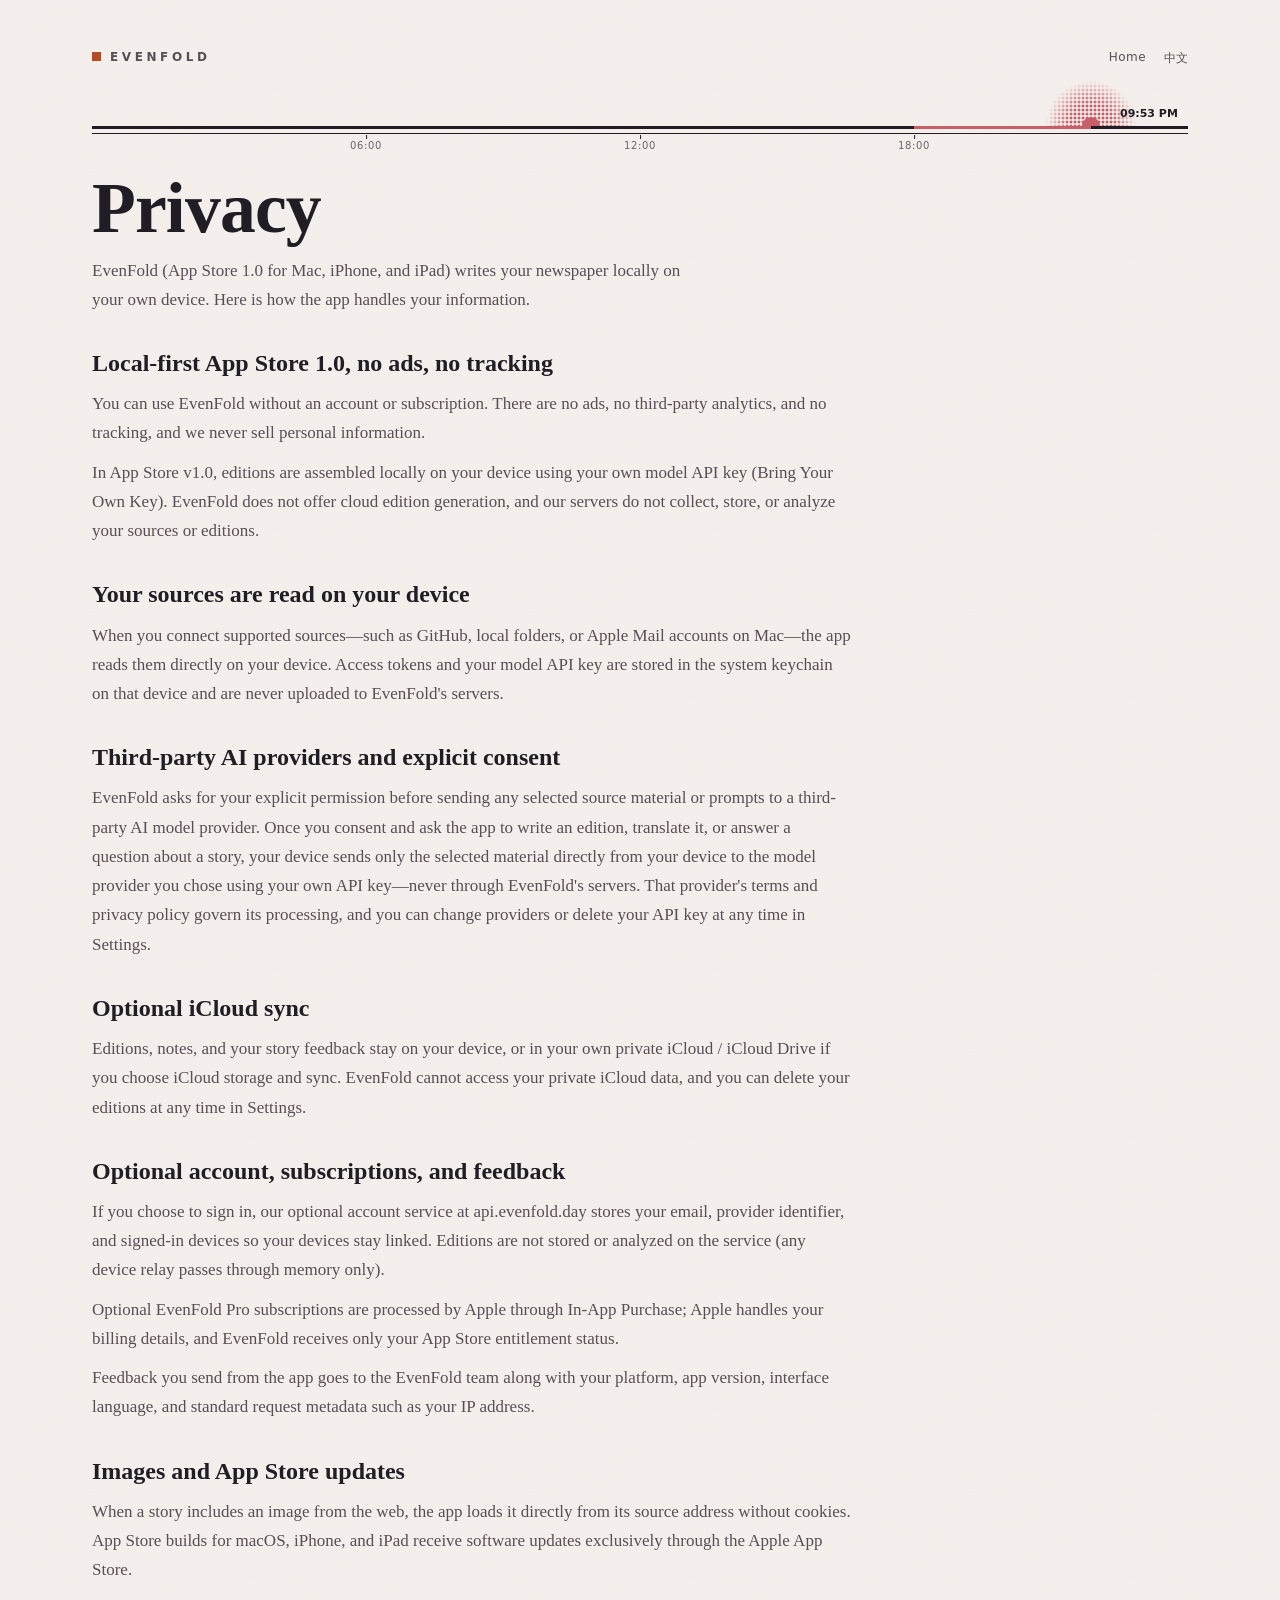
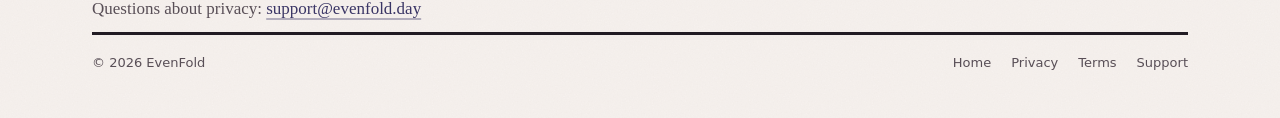
<file: privacy/index.html>
<!doctype html>
<html lang="en" data-lang="en">
<head>
<meta charset="utf-8">
<meta name="viewport" content="width=device-width, initial-scale=1, viewport-fit=cover">
<title>Privacy — EvenFold</title>
<meta name="title-en" content="Privacy — EvenFold">
<meta name="title-zh" content="隐私说明 — 晨昏报">
<meta name="description" content="How EvenFold handles your sources, third-party AI requests, iCloud sync, and optional account.">
<meta name="theme-color" content="#F7F4EC" media="(prefers-color-scheme: light)">
<meta name="theme-color" content="#151B1D" media="(prefers-color-scheme: dark)">
<link rel="icon" type="image/png" href="/favicon.png">
<link rel="apple-touch-icon" href="/apple-touch-icon.png">
<link rel="canonical" href="https://evenfold.day/privacy/">
<meta property="og:type" content="website">
<meta property="og:url" content="https://evenfold.day/privacy/">
<meta property="og:title" content="EvenFold — Your Personal News">
<meta property="og:description" content="Your day, edited into a personal newspaper for Mac, iPhone, and iPad.">
<meta property="og:image" content="https://evenfold.day/assets/og-image.png">
<meta name="twitter:card" content="summary_large_image">
<link rel="stylesheet" href="/assets/site.css">
<script src="/assets/config.js"></script>
<script src="/assets/site.js"></script>
</head>
<body>
<a class="skip" href="#main"><span data-l="en">Skip to content</span><span data-l="zh">跳到正文</span></a>
<article class="sheet">
  <header>
    <div class="folio">
      <a class="ed" href="/" style="text-decoration:none"><i></i><span data-l="en">EvenFold</span><span data-l="zh">晨昏报</span></a>
      <nav aria-label="Site"><a href="/"><span data-l="en">Home</span><span data-l="zh">首页</span></a><button type="button" onclick="evenfoldToggleLanguage()" aria-label="Switch language / 切换语言"><span data-l="en">中文</span><span data-l="zh">English</span></button></nav>
    </div>
    <div class="dayrule" aria-hidden="true" style="margin-top:14px"><div class="thick"></div><div class="thin"></div><div class="lit"></div>
      <span class="tick" style="left:25%">06:00</span><span class="tick" style="left:50%">12:00</span><span class="tick" style="left:75%">18:00</span><div class="sun"></div><span class="now"></span></div>
  </header>
  <main id="main" class="article">
    <div data-l="en"><h1 class="hl h-xl" style="margin-top:20px">Privacy</h1>
<p class="deck">EvenFold (App Store 1.0 for Mac, iPhone, and iPad) writes your newspaper locally on your own device. Here is how the app handles your information.</p>
<h2>Local-first App Store 1.0, no ads, no tracking</h2>
<p>You can use EvenFold without an account or subscription. There are no ads, no third-party analytics, and no tracking, and we never sell personal information.</p>
<p>In App Store v1.0, editions are assembled locally on your device using your own model API key (Bring Your Own Key). EvenFold does not offer cloud edition generation, and our servers do not collect, store, or analyze your sources or editions.</p>
<h2>Your sources are read on your device</h2>
<p>When you connect supported sources—such as GitHub, local folders, or Apple Mail accounts on Mac—the app reads them directly on your device. Access tokens and your model API key are stored in the system keychain on that device and are never uploaded to EvenFold's servers.</p>
<h2>Third-party AI providers and explicit consent</h2>
<p>EvenFold asks for your explicit permission before sending any selected source material or prompts to a third-party AI model provider. Once you consent and ask the app to write an edition, translate it, or answer a question about a story, your device sends only the selected material directly from your device to the model provider you chose using your own API key—never through EvenFold's servers. That provider's terms and privacy policy govern its processing, and you can change providers or delete your API key at any time in Settings.</p>
<h2>Optional iCloud sync</h2>
<p>Editions, notes, and your story feedback stay on your device, or in your own private iCloud / iCloud Drive if you choose iCloud storage and sync. EvenFold cannot access your private iCloud data, and you can delete your editions at any time in Settings.</p>
<h2>Optional account, subscriptions, and feedback</h2>
<p>If you choose to sign in, our optional account service at api.evenfold.day stores your email, provider identifier, and signed-in devices so your devices stay linked. Editions are not stored or analyzed on the service (any device relay passes through memory only).</p>
<p>Optional EvenFold Pro subscriptions are processed by Apple through In-App Purchase; Apple handles your billing details, and EvenFold receives only your App Store entitlement status.</p>
<p>Feedback you send from the app goes to the EvenFold team along with your platform, app version, interface language, and standard request metadata such as your IP address.</p>
<h2>Images and App Store updates</h2>
<p>When a story includes an image from the web, the app loads it directly from its source address without cookies. App Store builds for macOS, iPhone, and iPad receive software updates exclusively through the Apple App Store.</p>
<p data-contact-row hidden>Questions about privacy: <a class="link" data-contact href="#"></a></p></div>
    <div data-l="zh"><h1 class="hl h-xl" style="margin-top:20px">隐私说明</h1>
<p class="deck">晨昏报（App Store 1.0 版，支持 Mac、iPhone 与 iPad）在你的设备上本地生成报纸。下面说明 App 如何处理你的信息。</p>
<h2>本地优先的 App Store 1.0，没有广告，不做跟踪</h2>
<p>无需注册晨昏报账号或订阅即可使用。App 不含广告，没有第三方统计或跟踪代码，我们也绝不出售个人信息。</p>
<p>在 App Store 1.0 版本中，报纸由你使用自己的模型 API 密钥（BYOK）在本机完成生成。晨昏报不提供云端代生成服务，我们的服务器不会收集、存储或分析你的信息来源或报纸内容。</p>
<h2>来源由你的设备读取</h2>
<p>连接受支持的来源（如 GitHub、本地文件夹，或在 Mac 上选定 Apple 邮件账户）后，App 会直接在你的设备上读取这些内容；访问凭据和模型 API 密钥均保存在系统钥匙串中，不会上传到晨昏报服务器。</p>
<h2>第三方 AI 服务商与明确同意</h2>
<p>在向第三方 AI 模型服务商发送任何选定的来源材料或提问之前，晨昏报会先征得你的明确同意。经你同意后，在撰写、翻译报纸或回答对报道的提问时，App 会使用你自己的 API 密钥，将选定材料从本机直接发送给你选定的模型服务商，不经过晨昏报服务器；相关处理适用该服务商的条款与隐私政策，你可随时在设置中更换服务商或删除 API 密钥。</p>
<h2>可选 iCloud 同步</h2>
<p>报纸、批注和反馈都保存在本机；如将存储或同步位置设为 iCloud Drive / 私人 iCloud，则保存在你自己的 iCloud 中。晨昏报无法访问你的私人 iCloud 数据，你也可以随时在设置中删除。</p>
<h2>可选账号、订阅与反馈</h2>
<p>登录为可选项。如果你选择登录，位于 api.evenfold.day 的可选账号服务仅会保存你的邮箱、登录服务商标识及已登录设备，用于关联你的设备；服务端不留存、不分析报纸内容（如涉及设备间转发，仅在内存中传输）。</p>
<p>可选的 EvenFold Pro 订阅由 Apple 通过 App 内购买处理；支付与账单信息由 Apple 保管，晨昏报仅接收订阅权益状态。</p>
<p>你在反馈面板提交的内容会发送给晨昏报团队，同时附带平台、应用版本、界面语言以及请求自身的网络信息（如 IP 地址）。</p>
<h2>图片与 App Store 更新</h2>
<p>报道中出现网络图片时，App 会直接从原地址加载，不携带 Cookie。macOS、iPhone 与 iPad 上的 App Store 版本仅通过 Apple App Store 接收软件更新。</p>
<p data-contact-row hidden>隐私相关问题：<a class="link" data-contact href="#"></a></p></div>
  </main>
  <footer class="foot">
    <span>© <span data-year>2026</span> EvenFold</span>
    <nav aria-label="Footer"><a href="/"><span data-l="en">Home</span><span data-l="zh">首页</span></a><a href="/privacy/"><span data-l="en">Privacy</span><span data-l="zh">隐私说明</span></a><a href="/terms/"><span data-l="en">Terms</span><span data-l="zh">使用条款</span></a><a href="/support/"><span data-l="en">Support</span><span data-l="zh">帮助与支持</span></a></nav>
  </footer>
</article>
<script>document.querySelectorAll("[data-year]").forEach(function (n) { n.textContent = new Date().getFullYear(); });</script>
</body>
</html>
</file>
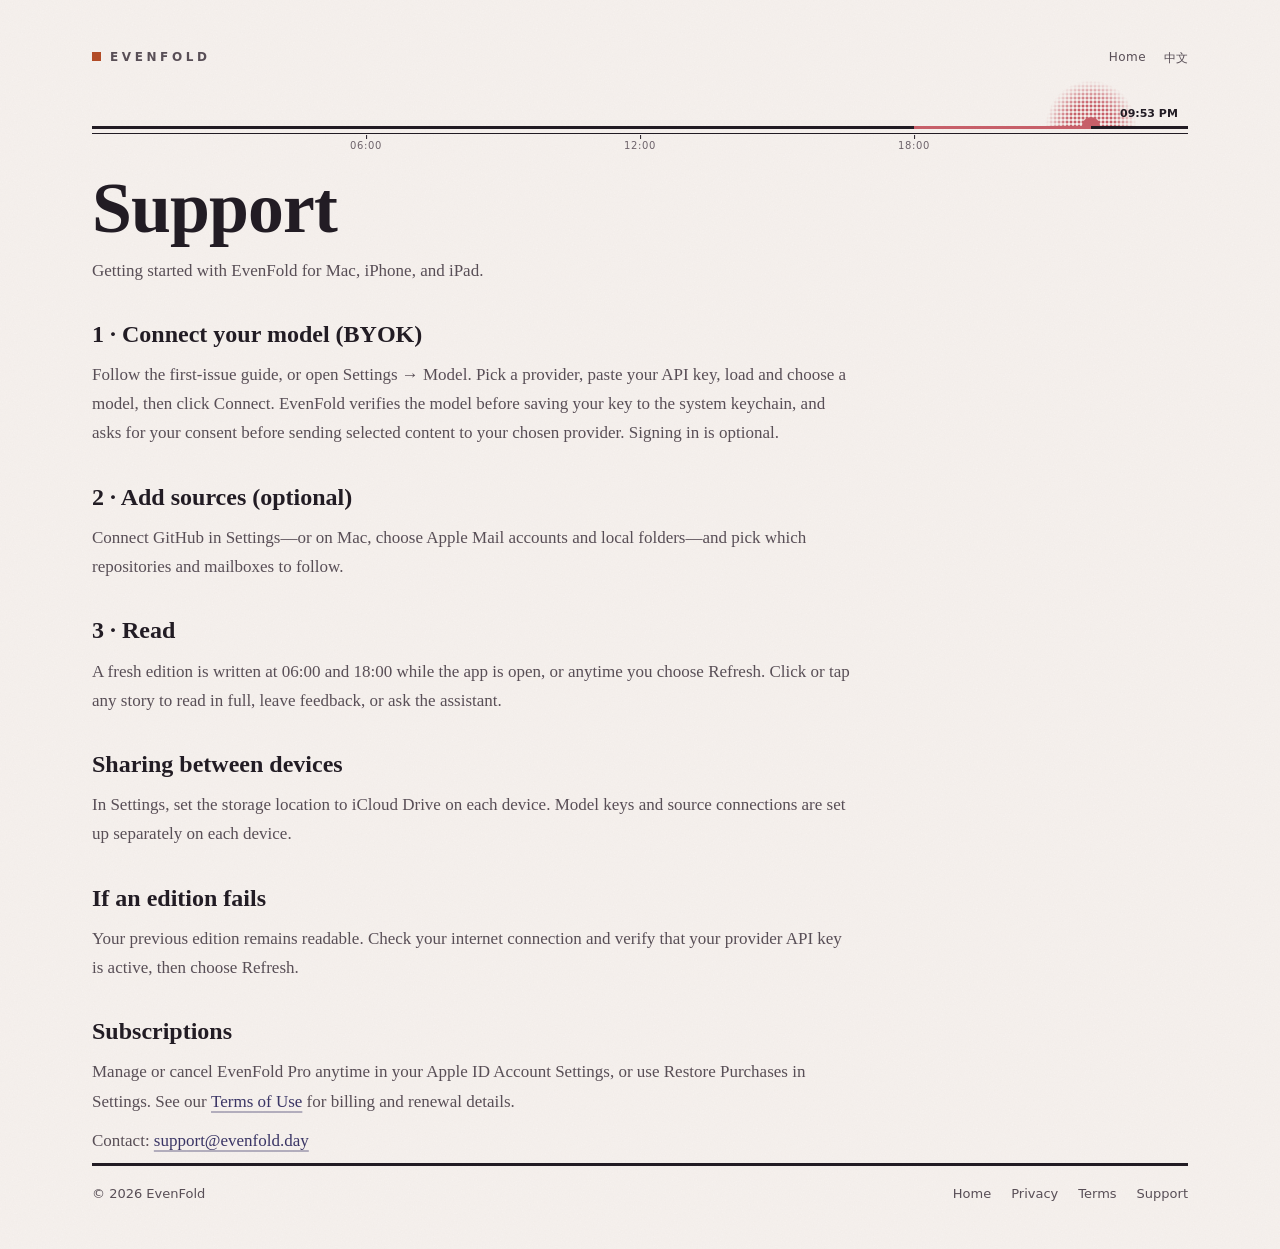
<file: support/index.html>
<!doctype html>
<html lang="en" data-lang="en">
<head>
<meta charset="utf-8">
<meta name="viewport" content="width=device-width, initial-scale=1, viewport-fit=cover">
<title>Support — EvenFold</title>
<meta name="title-en" content="Support — EvenFold">
<meta name="title-zh" content="帮助与支持 — 晨昏报">
<meta name="description" content="Getting started and support for EvenFold on Mac, iPhone, and iPad.">
<meta name="theme-color" content="#F7F4EC" media="(prefers-color-scheme: light)">
<meta name="theme-color" content="#151B1D" media="(prefers-color-scheme: dark)">
<link rel="icon" type="image/png" href="/favicon.png">
<link rel="apple-touch-icon" href="/apple-touch-icon.png">
<link rel="canonical" href="https://evenfold.day/support/">
<meta property="og:type" content="website">
<meta property="og:url" content="https://evenfold.day/support/">
<meta property="og:title" content="EvenFold — Your Personal News">
<meta property="og:description" content="Your day, edited into a personal newspaper for Mac, iPhone, and iPad.">
<meta property="og:image" content="https://evenfold.day/assets/og-image.png">
<meta name="twitter:card" content="summary_large_image">
<link rel="stylesheet" href="/assets/site.css">
<script src="/assets/config.js"></script>
<script src="/assets/site.js"></script>
</head>
<body>
<a class="skip" href="#main"><span data-l="en">Skip to content</span><span data-l="zh">跳到正文</span></a>
<article class="sheet">
  <header>
    <div class="folio">
      <a class="ed" href="/" style="text-decoration:none"><i></i><span data-l="en">EvenFold</span><span data-l="zh">晨昏报</span></a>
      <nav aria-label="Site"><a href="/"><span data-l="en">Home</span><span data-l="zh">首页</span></a><button type="button" onclick="evenfoldToggleLanguage()" aria-label="Switch language / 切换语言"><span data-l="en">中文</span><span data-l="zh">English</span></button></nav>
    </div>
    <div class="dayrule" aria-hidden="true" style="margin-top:14px"><div class="thick"></div><div class="thin"></div><div class="lit"></div>
      <span class="tick" style="left:25%">06:00</span><span class="tick" style="left:50%">12:00</span><span class="tick" style="left:75%">18:00</span><div class="sun"></div><span class="now"></span></div>
  </header>
  <main id="main" class="article">
    <div data-l="en"><h1 class="hl h-xl" style="margin-top:20px">Support</h1>
<p class="deck">Getting started with EvenFold for Mac, iPhone, and iPad.</p>
<h2>1 · Connect your model (BYOK)</h2>
<p>Follow the first-issue guide, or open Settings → Model. Pick a provider, paste your API key, load and choose a model, then click Connect. EvenFold verifies the model before saving your key to the system keychain, and asks for your consent before sending selected content to your chosen provider. Signing in is optional.</p>
<h2>2 · Add sources (optional)</h2>
<p>Connect GitHub in Settings—or on Mac, choose Apple Mail accounts and local folders—and pick which repositories and mailboxes to follow.</p>
<h2>3 · Read</h2>
<p>A fresh edition is written at 06:00 and 18:00 while the app is open, or anytime you choose Refresh. Click or tap any story to read in full, leave feedback, or ask the assistant.</p>
<h2>Sharing between devices</h2>
<p>In Settings, set the storage location to iCloud Drive on each device. Model keys and source connections are set up separately on each device.</p>
<h2>If an edition fails</h2>
<p>Your previous edition remains readable. Check your internet connection and verify that your provider API key is active, then choose Refresh.</p>
<h2>Subscriptions</h2>
<p>Manage or cancel EvenFold Pro anytime in your Apple ID Account Settings, or use Restore Purchases in Settings. See our <a class="link" href="/terms/">Terms of Use</a> for billing and renewal details.</p>
<p data-contact-row hidden>Contact: <a class="link" data-contact href="#"></a></p></div>
    <div data-l="zh"><h1 class="hl h-xl" style="margin-top:20px">帮助与支持</h1>
<p class="deck">在 Mac、iPhone 与 iPad 上开始使用晨昏报。</p>
<h2>一 · 连接模型（BYOK）</h2>
<p>按创刊号引导操作，或打开「设置 → 模型」：选择服务商、填写 API 密钥、加载并选定模型后点击「连接」。晨昏报会先验证模型可用，再将密钥存入系统钥匙串，并在发送选定内容给第三方服务商前征求你的明确同意。账号登录为可选项。</p>
<h2>二 · 添加来源（可选）</h2>
<p>在设置中连接 GitHub，在 Mac 上也可以选取 Apple 邮件账户与本地文件夹，挑选需要纳入的仓库和邮箱。</p>
<h2>三 · 阅读</h2>
<p>App 打开时，每天 06:00 和 18:00 会各写一期；你也可以随时点击「刷新」。点开任意报道即可阅读全文、留下反馈，或请助手帮忙。</p>
<h2>在设备之间共享</h2>
<p>在各台设备的设置中将存储位置设为 iCloud Drive 即可同步报纸；模型密钥和来源连接需在每台设备上分别配置。</p>
<h2>生成失败时</h2>
<p>上一期报纸会继续保留可读。请检查网络连接并确认服务商 API 密钥有效，再点击「刷新」。</p>
<h2>订阅与管理</h2>
<p>你可以随时在 Apple ID 账户设置中管理或取消 EvenFold Pro 订阅，或在应用设置中「恢复购买」。计费与自动续订详情见<a class="link" href="/terms/">使用条款</a>。</p>
<p data-contact-row hidden>联系我们：<a class="link" data-contact href="#"></a></p></div>
  </main>
  <footer class="foot">
    <span>© <span data-year>2026</span> EvenFold</span>
    <nav aria-label="Footer"><a href="/"><span data-l="en">Home</span><span data-l="zh">首页</span></a><a href="/privacy/"><span data-l="en">Privacy</span><span data-l="zh">隐私说明</span></a><a href="/terms/"><span data-l="en">Terms</span><span data-l="zh">使用条款</span></a><a href="/support/"><span data-l="en">Support</span><span data-l="zh">帮助与支持</span></a></nav>
  </footer>
</article>
<script>document.querySelectorAll("[data-year]").forEach(function (n) { n.textContent = new Date().getFullYear(); });</script>
</body>
</html>
</file>
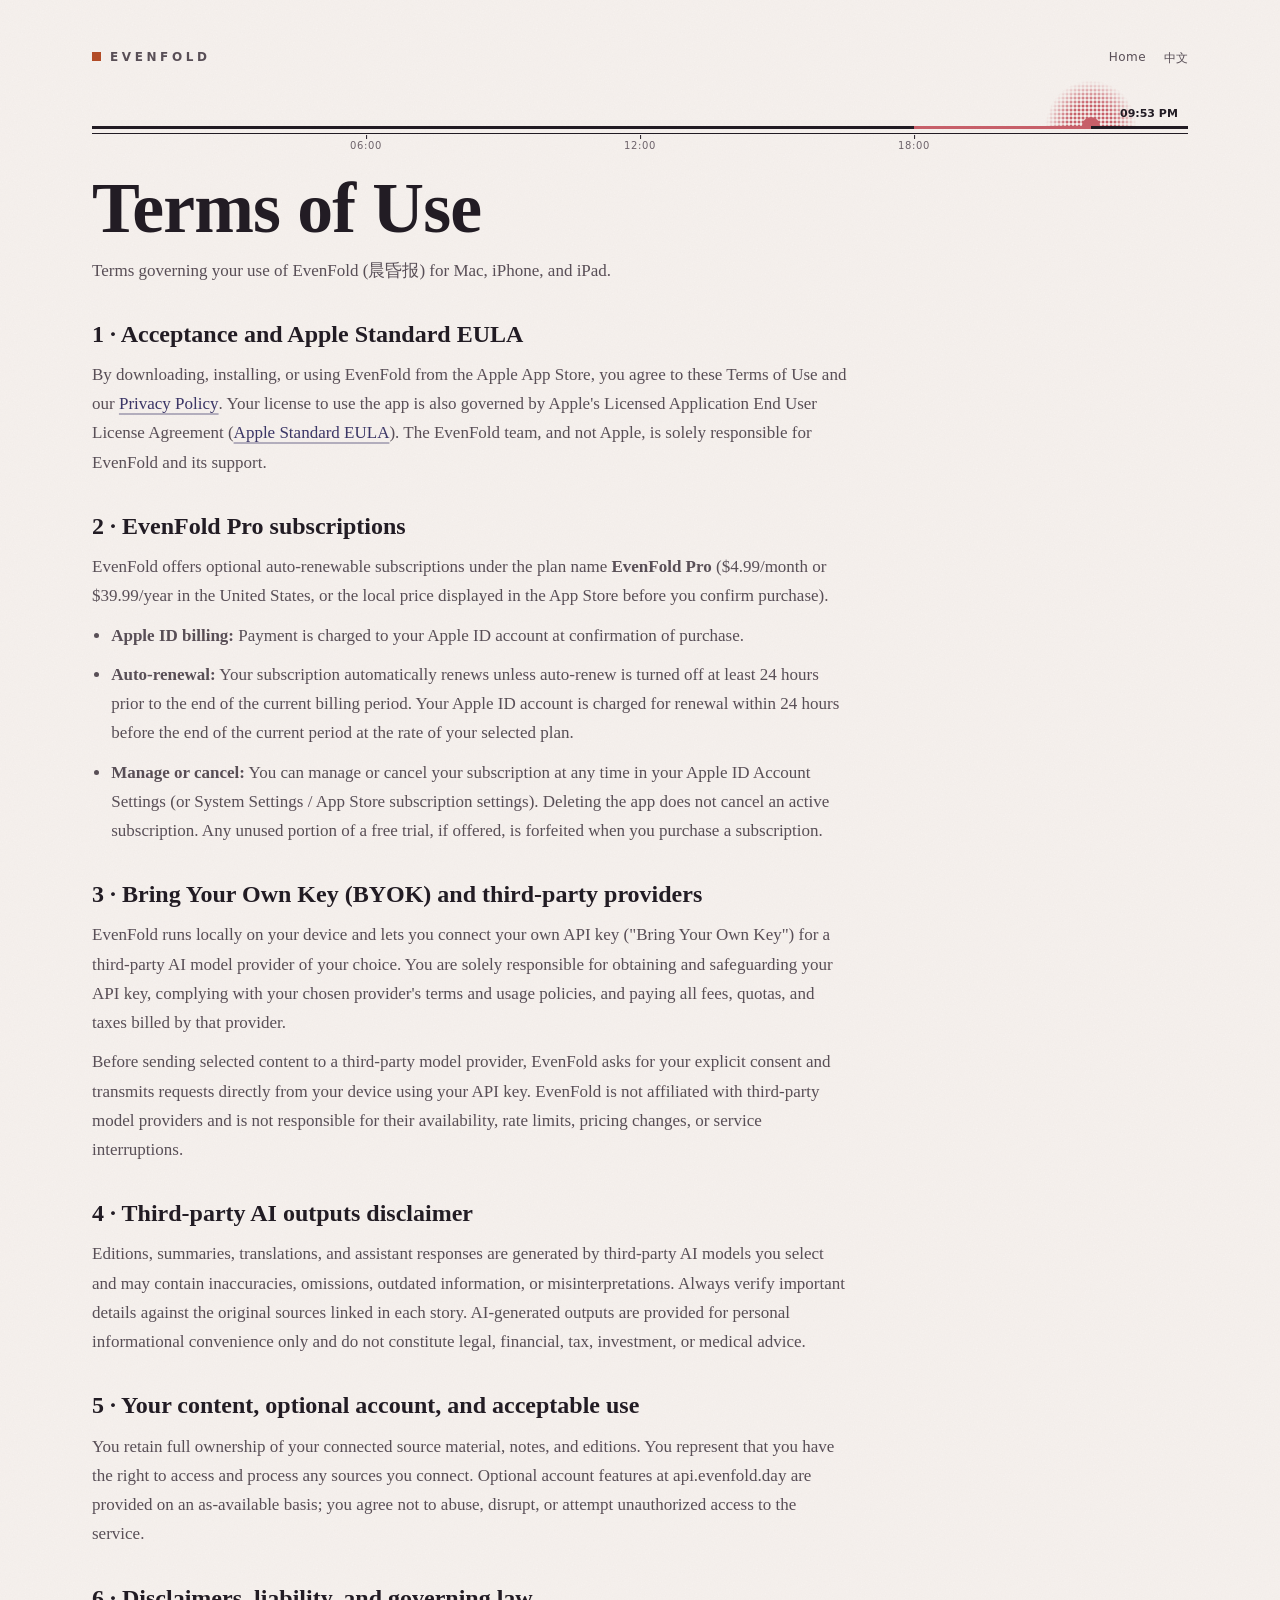
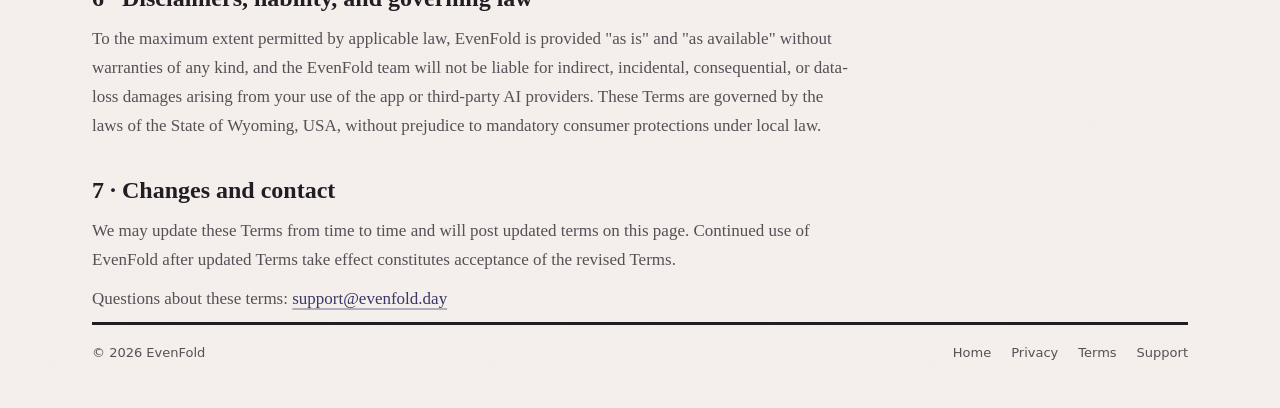
<file: terms/index.html>
<!doctype html>
<html lang="en" data-lang="en">
<head>
<meta charset="utf-8">
<meta name="viewport" content="width=device-width, initial-scale=1, viewport-fit=cover">
<title>Terms of Use — EvenFold</title>
<meta name="title-en" content="Terms of Use — EvenFold">
<meta name="title-zh" content="使用条款 — 晨昏报">
<meta name="description" content="Terms of Use, Bring Your Own Key (BYOK) terms, and EvenFold Pro subscription details for EvenFold.">
<meta name="theme-color" content="#F7F4EC" media="(prefers-color-scheme: light)">
<meta name="theme-color" content="#151B1D" media="(prefers-color-scheme: dark)">
<link rel="icon" type="image/png" href="/favicon.png">
<link rel="apple-touch-icon" href="/apple-touch-icon.png">
<link rel="canonical" href="https://evenfold.day/terms/">
<meta property="og:type" content="website">
<meta property="og:url" content="https://evenfold.day/terms/">
<meta property="og:title" content="EvenFold — Your Personal News">
<meta property="og:description" content="Your day, edited into a personal newspaper for Mac, iPhone, and iPad.">
<meta property="og:image" content="https://evenfold.day/assets/og-image.png">
<meta name="twitter:card" content="summary_large_image">
<link rel="stylesheet" href="/assets/site.css">
<script src="/assets/config.js"></script>
<script src="/assets/site.js"></script>
</head>
<body>
<a class="skip" href="#main"><span data-l="en">Skip to content</span><span data-l="zh">跳到正文</span></a>
<article class="sheet">
  <header>
    <div class="folio">
      <a class="ed" href="/" style="text-decoration:none"><i></i><span data-l="en">EvenFold</span><span data-l="zh">晨昏报</span></a>
      <nav aria-label="Site"><a href="/"><span data-l="en">Home</span><span data-l="zh">首页</span></a><button type="button" onclick="evenfoldToggleLanguage()" aria-label="Switch language / 切换语言"><span data-l="en">中文</span><span data-l="zh">English</span></button></nav>
    </div>
    <div class="dayrule" aria-hidden="true" style="margin-top:14px"><div class="thick"></div><div class="thin"></div><div class="lit"></div>
      <span class="tick" style="left:25%">06:00</span><span class="tick" style="left:50%">12:00</span><span class="tick" style="left:75%">18:00</span><div class="sun"></div><span class="now"></span></div>
  </header>
  <main id="main" class="article">
    <div data-l="en"><h1 class="hl h-xl" style="margin-top:20px">Terms of Use</h1>
<p class="deck">Terms governing your use of EvenFold (晨昏报) for Mac, iPhone, and iPad.</p>
<h2>1 · Acceptance and Apple Standard EULA</h2>
<p>By downloading, installing, or using EvenFold from the Apple App Store, you agree to these Terms of Use and our <a class="link" href="/privacy/">Privacy Policy</a>. Your license to use the app is also governed by Apple's Licensed Application End User License Agreement (<a class="link" href="https://www.apple.com/legal/internet-services/itunes/dev/stdeula/" rel="noopener noreferrer">Apple Standard EULA</a>). The EvenFold team, and not Apple, is solely responsible for EvenFold and its support.</p>
<h2>2 · EvenFold Pro subscriptions</h2>
<p>EvenFold offers optional auto-renewable subscriptions under the plan name <strong>EvenFold Pro</strong> ($4.99/month or $39.99/year in the United States, or the local price displayed in the App Store before you confirm purchase).</p>
<ul>
<li><strong>Apple ID billing:</strong> Payment is charged to your Apple ID account at confirmation of purchase.</li>
<li><strong>Auto-renewal:</strong> Your subscription automatically renews unless auto-renew is turned off at least 24 hours prior to the end of the current billing period. Your Apple ID account is charged for renewal within 24 hours before the end of the current period at the rate of your selected plan.</li>
<li><strong>Manage or cancel:</strong> You can manage or cancel your subscription at any time in your Apple ID Account Settings (or System Settings / App Store subscription settings). Deleting the app does not cancel an active subscription. Any unused portion of a free trial, if offered, is forfeited when you purchase a subscription.</li>
</ul>
<h2>3 · Bring Your Own Key (BYOK) and third-party providers</h2>
<p>EvenFold runs locally on your device and lets you connect your own API key ("Bring Your Own Key") for a third-party AI model provider of your choice. You are solely responsible for obtaining and safeguarding your API key, complying with your chosen provider's terms and usage policies, and paying all fees, quotas, and taxes billed by that provider.</p>
<p>Before sending selected content to a third-party model provider, EvenFold asks for your explicit consent and transmits requests directly from your device using your API key. EvenFold is not affiliated with third-party model providers and is not responsible for their availability, rate limits, pricing changes, or service interruptions.</p>
<h2>4 · Third-party AI outputs disclaimer</h2>
<p>Editions, summaries, translations, and assistant responses are generated by third-party AI models you select and may contain inaccuracies, omissions, outdated information, or misinterpretations. Always verify important details against the original sources linked in each story. AI-generated outputs are provided for personal informational convenience only and do not constitute legal, financial, tax, investment, or medical advice.</p>
<h2>5 · Your content, optional account, and acceptable use</h2>
<p>You retain full ownership of your connected source material, notes, and editions. You represent that you have the right to access and process any sources you connect. Optional account features at api.evenfold.day are provided on an as-available basis; you agree not to abuse, disrupt, or attempt unauthorized access to the service.</p>
<h2>6 · Disclaimers, liability, and governing law</h2>
<p>To the maximum extent permitted by applicable law, EvenFold is provided "as is" and "as available" without warranties of any kind, and the EvenFold team will not be liable for indirect, incidental, consequential, or data-loss damages arising from your use of the app or third-party AI providers. These Terms are governed by the laws of the State of Wyoming, USA, without prejudice to mandatory consumer protections under local law.</p>
<h2>7 · Changes and contact</h2>
<p>We may update these Terms from time to time and will post updated terms on this page. Continued use of EvenFold after updated Terms take effect constitutes acceptance of the revised Terms.</p>
<p data-contact-row hidden>Questions about these terms: <a class="link" data-contact href="#"></a></p></div>
    <div data-l="zh"><h1 class="hl h-xl" style="margin-top:20px">使用条款</h1>
<p class="deck">本条款适用于支持 Mac、iPhone 与 iPad 的晨昏报（EvenFold）。</p>
<h2>一 · 接受条款与 Apple 标准最终用户许可协议</h2>
<p>通过 Apple App Store 下载、安装或使用晨昏报，即表示你同意本使用条款及我们的<a class="link" href="/privacy/">隐私说明</a>。你对本应用的使用同时受 Apple《许可应用程序最终用户许可协议》（<a class="link" href="https://www.apple.com/legal/internet-services/itunes/dev/stdeula/" rel="noopener noreferrer">Apple Standard EULA</a>）约束。应用及支持服务由晨昏报团队负责，而非 Apple。</p>
<h2>二 · EvenFold Pro 自动续订订阅</h2>
<p>晨昏报提供名为 <strong>EvenFold Pro</strong> 的可选自动续订服务（美国区定价为每月 $4.99 或每年 $39.99，其他地区以确认购买前 App Store 显示的当地货币价格为准）。</p>
<ul>
<li><strong>Apple ID 扣款：</strong>确认购买时，费用将直接从你的 Apple ID 账户中扣除。</li>
<li><strong>自动续订：</strong>除非你在当前订阅周期结束前至少 24 小时关闭自动续订，否则订阅将自动续期；Apple ID 账户会在当前周期结束前 24 小时内按所选方案价格扣取续订费用。</li>
<li><strong>管理与取消：</strong>你可随时在 Apple ID 账户设置（或系统设置 / App Store 订阅管理）中管理或取消订阅；仅删除 App 不会取消订阅。如包含免费试用，订阅购买后未使用的试用期部分将自动作废。</li>
</ul>
<h2>三 · 自备密钥（BYOK）与第三方模型服务商</h2>
<p>晨昏报在你的设备上本地运行，支持使用你自己的 API 密钥（BYOK）连接你选择的第三方 AI 模型服务商。你须自行负责获取并妥善保管 API 密钥、遵守该服务商的使用条款与政策，并承担该服务商收取的全部调用费用、限额及相关税费。</p>
<p>向第三方模型服务商发送选定材料前，晨昏报会先征得你的明确同意，并由你的设备直接使用你的 API 密钥向其发起请求。晨昏报与各第三方模型服务商无从属关系，亦不对第三方服务的可用性、速率限制、价格调整或服务中断承担责任。</p>
<h2>四 · 第三方 AI 输出免责声明</h2>
<p>报纸内容、摘要、翻译及助手回复均由你选择的第三方 AI 模型生成，可能存在遗漏、过时或理解偏差。涉及重要事项请务必核对每篇报道附带的原始来源。AI 生成内容仅供个人阅读整理参考，不构成任何法律、财务、税务、投资或医疗建议。</p>
<h2>五 · 你的内容、可选账号与合理使用</h2>
<p>你对你连接的来源材料、批注与报纸保留全部所有权，并确认自己有权访问及处理所连接的来源内容。位于 api.evenfold.day 的可选账号服务按现状提供，请勿滥用、干扰或尝试未经授权的访问。</p>
<h2>六 · 免责声明、责任限制与适用法律</h2>
<p>在适用法律允许的最大范围内，晨昏报按“现状”和“可用性”提供，不作任何明示或默示保证；晨昏报团队不对因使用本应用或第三方 AI 服务商而产生的间接、附带、后果性损失或数据损失承担责任。本条款受美国怀俄明州法律管辖，但不影响你所在司法辖区强制性消费者保护法规赋予的权利。</p>
<h2>七 · 条款更新与联系方式</h2>
<p>我们可能会不时更新本条款并在本页面公布更新内容；条款更新生效后继续使用晨昏报即表示你接受修订后的条款。</p>
<p data-contact-row hidden>条款相关问题：<a class="link" data-contact href="#"></a></p></div>
  </main>
  <footer class="foot">
    <span>© <span data-year>2026</span> EvenFold</span>
    <nav aria-label="Footer"><a href="/"><span data-l="en">Home</span><span data-l="zh">首页</span></a><a href="/privacy/"><span data-l="en">Privacy</span><span data-l="zh">隐私说明</span></a><a href="/terms/"><span data-l="en">Terms</span><span data-l="zh">使用条款</span></a><a href="/support/"><span data-l="en">Support</span><span data-l="zh">帮助与支持</span></a></nav>
  </footer>
</article>
<script>document.querySelectorAll("[data-year]").forEach(function (n) { n.textContent = new Date().getFullYear(); });</script>
</body>
</html>
</file>
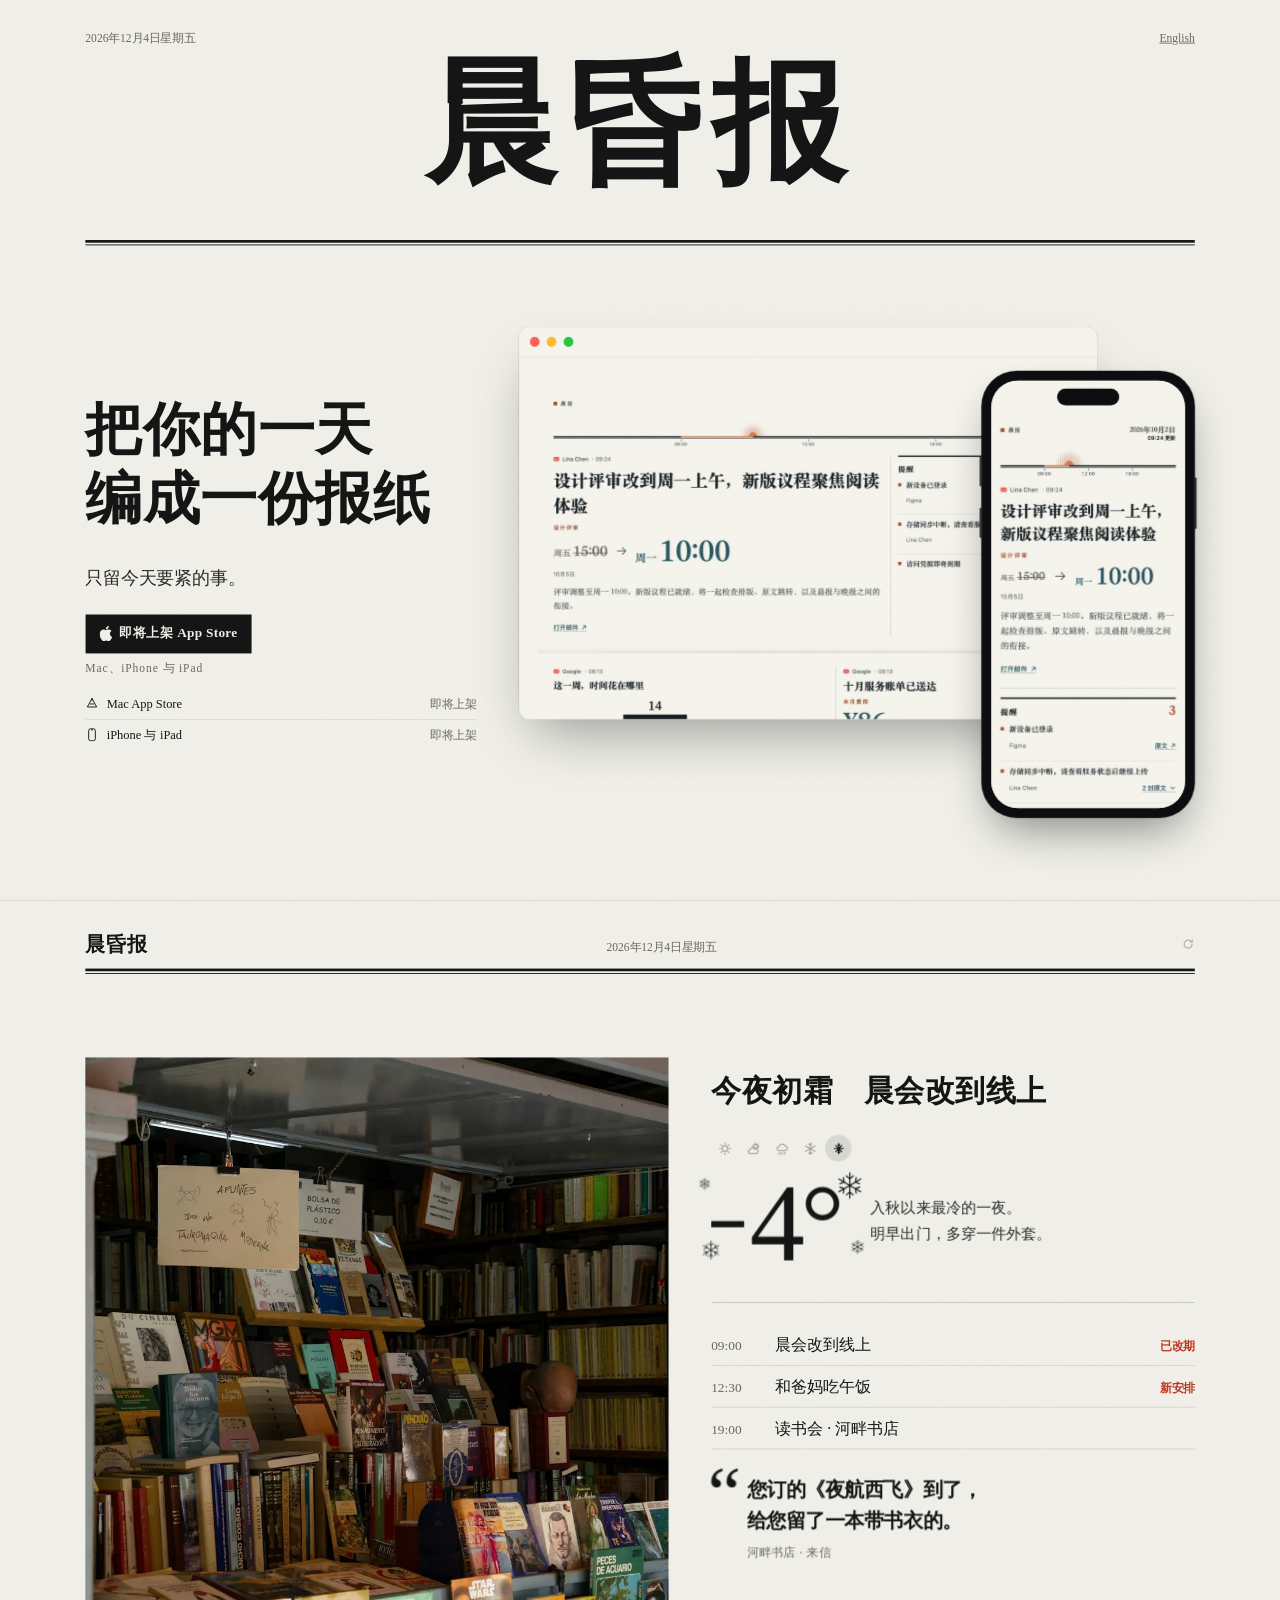
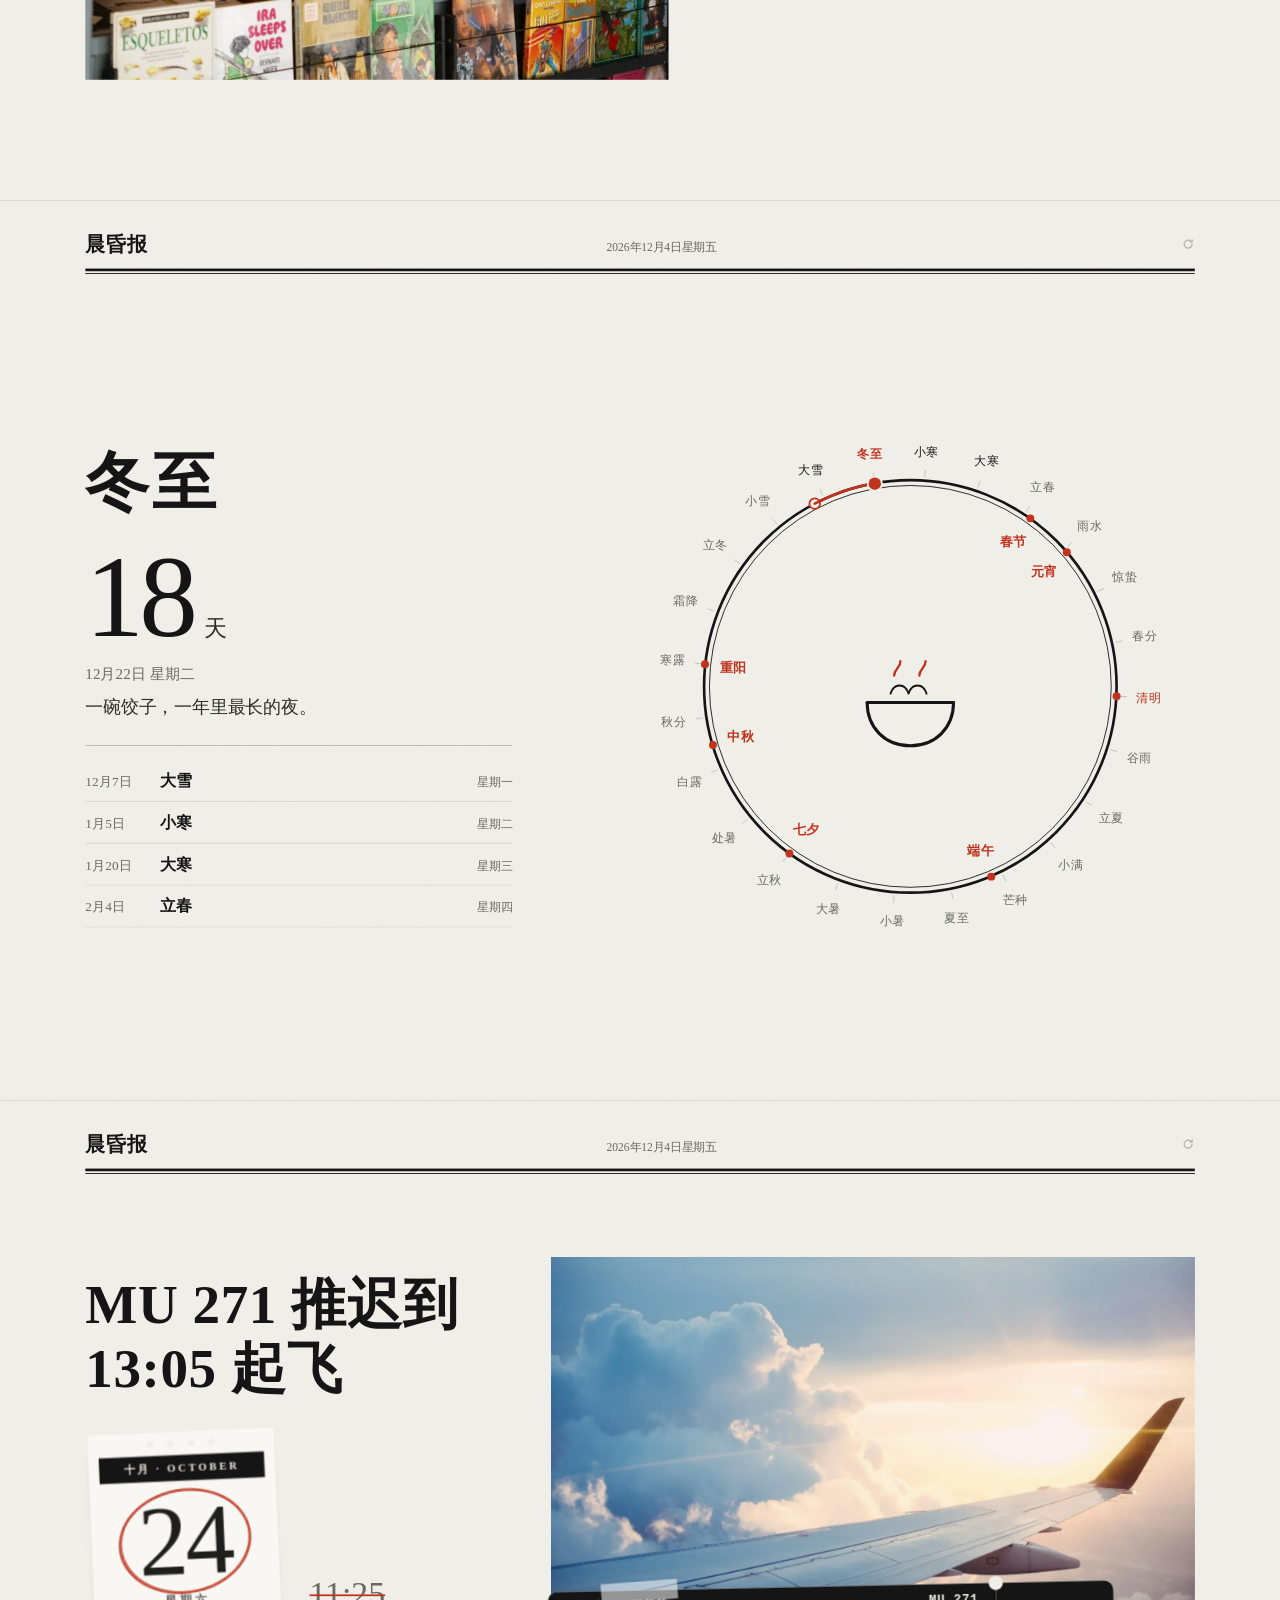
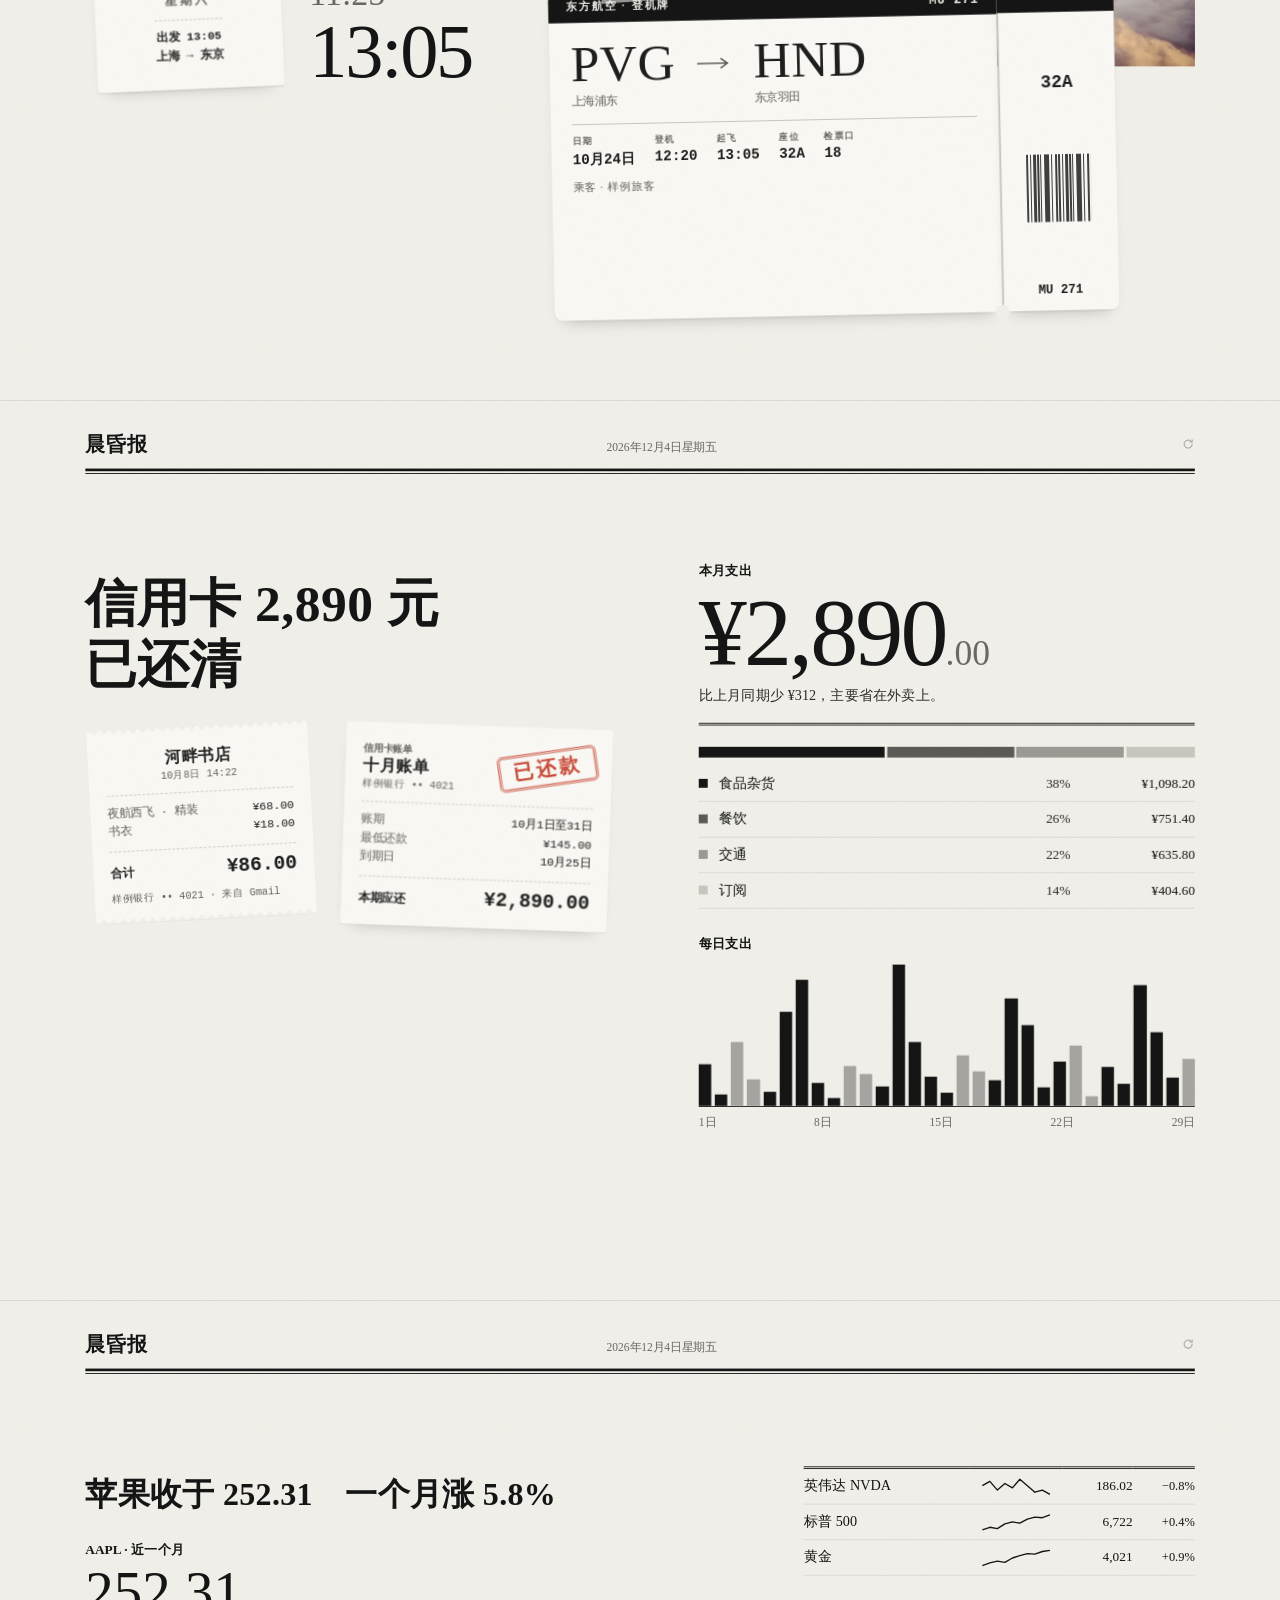
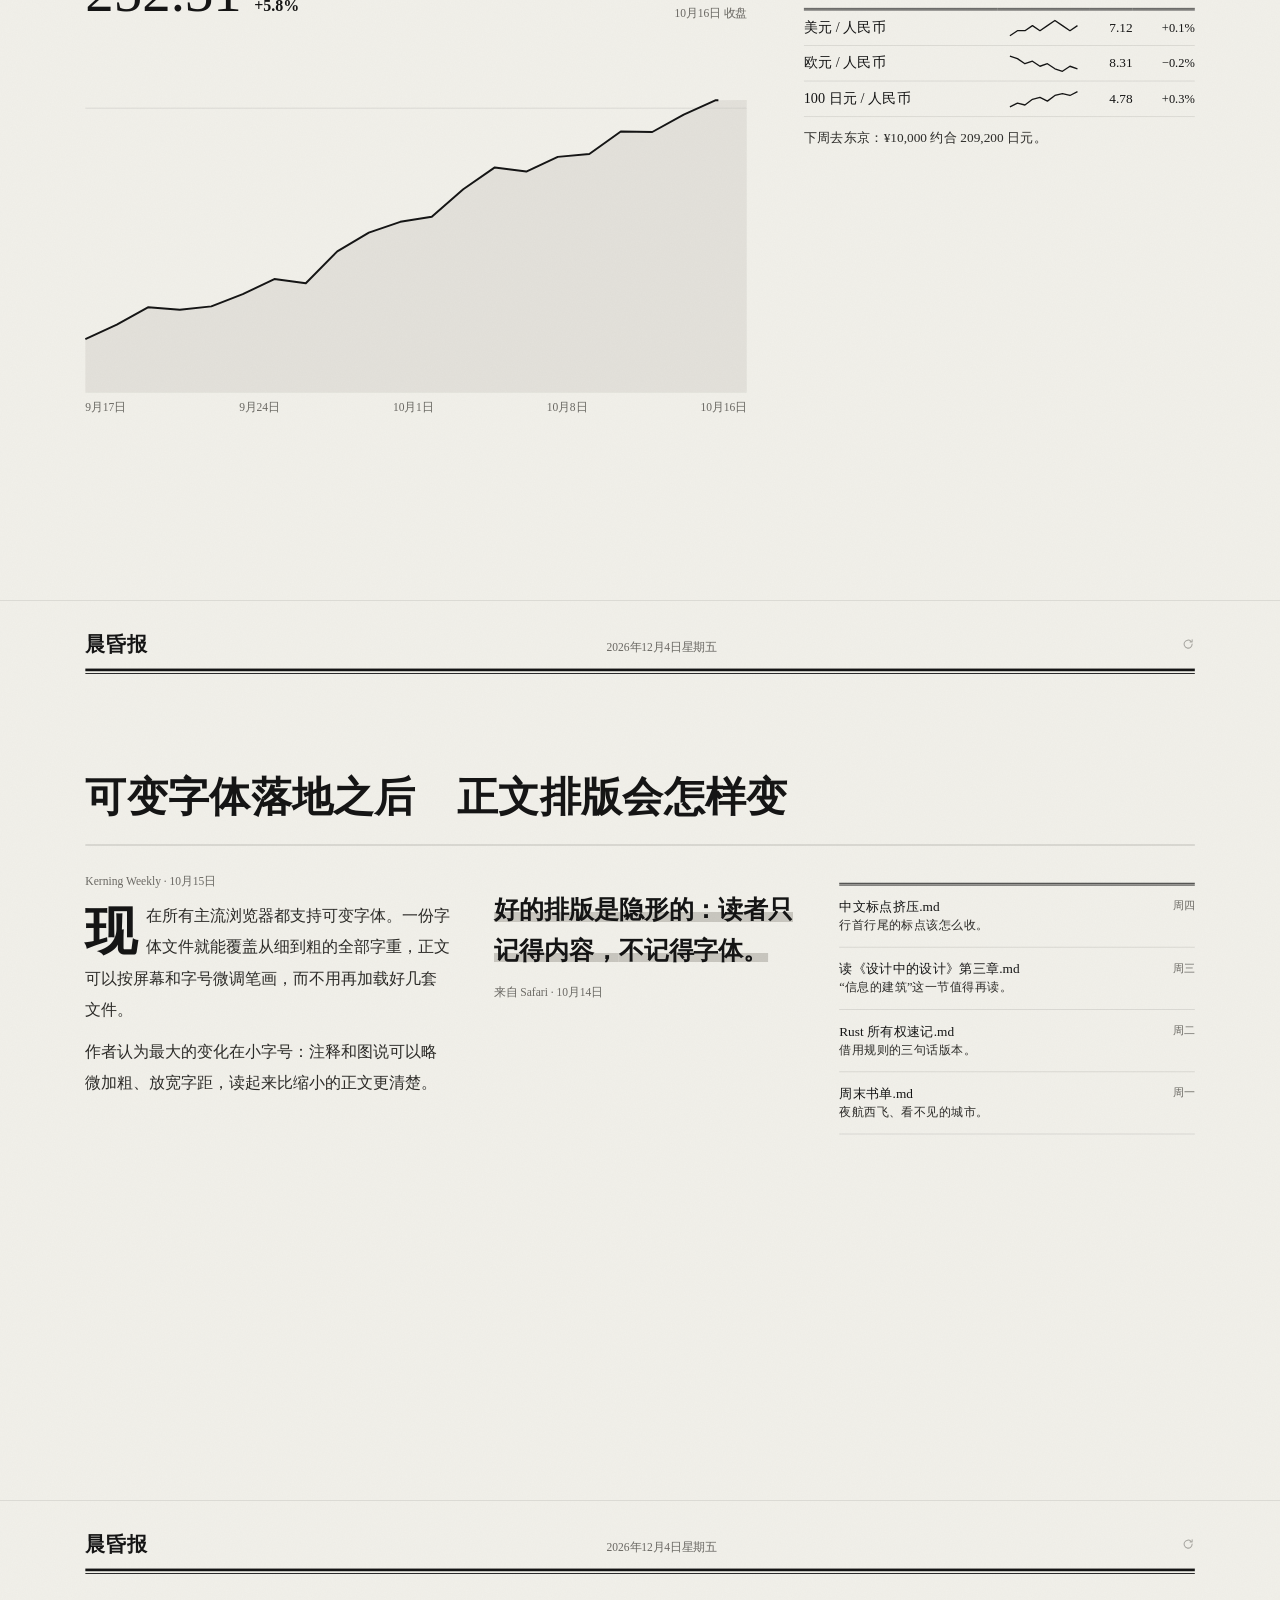
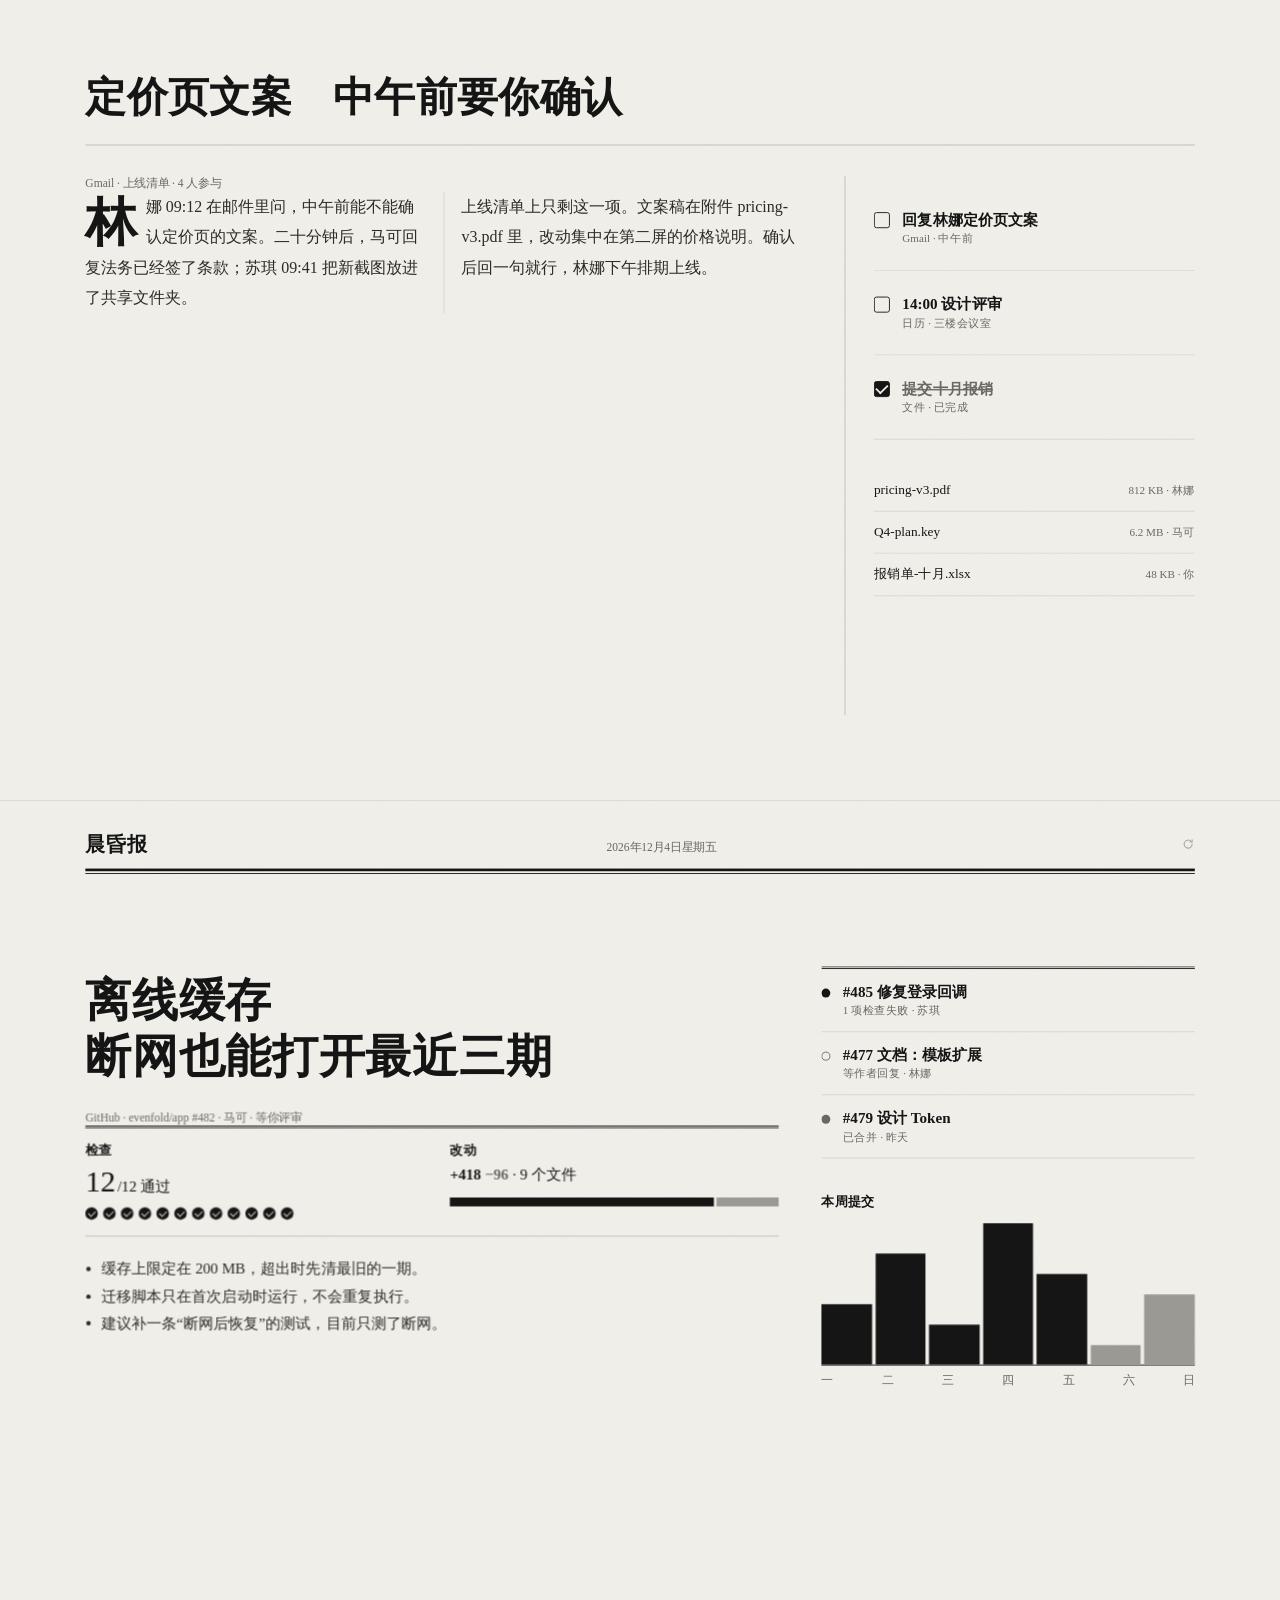
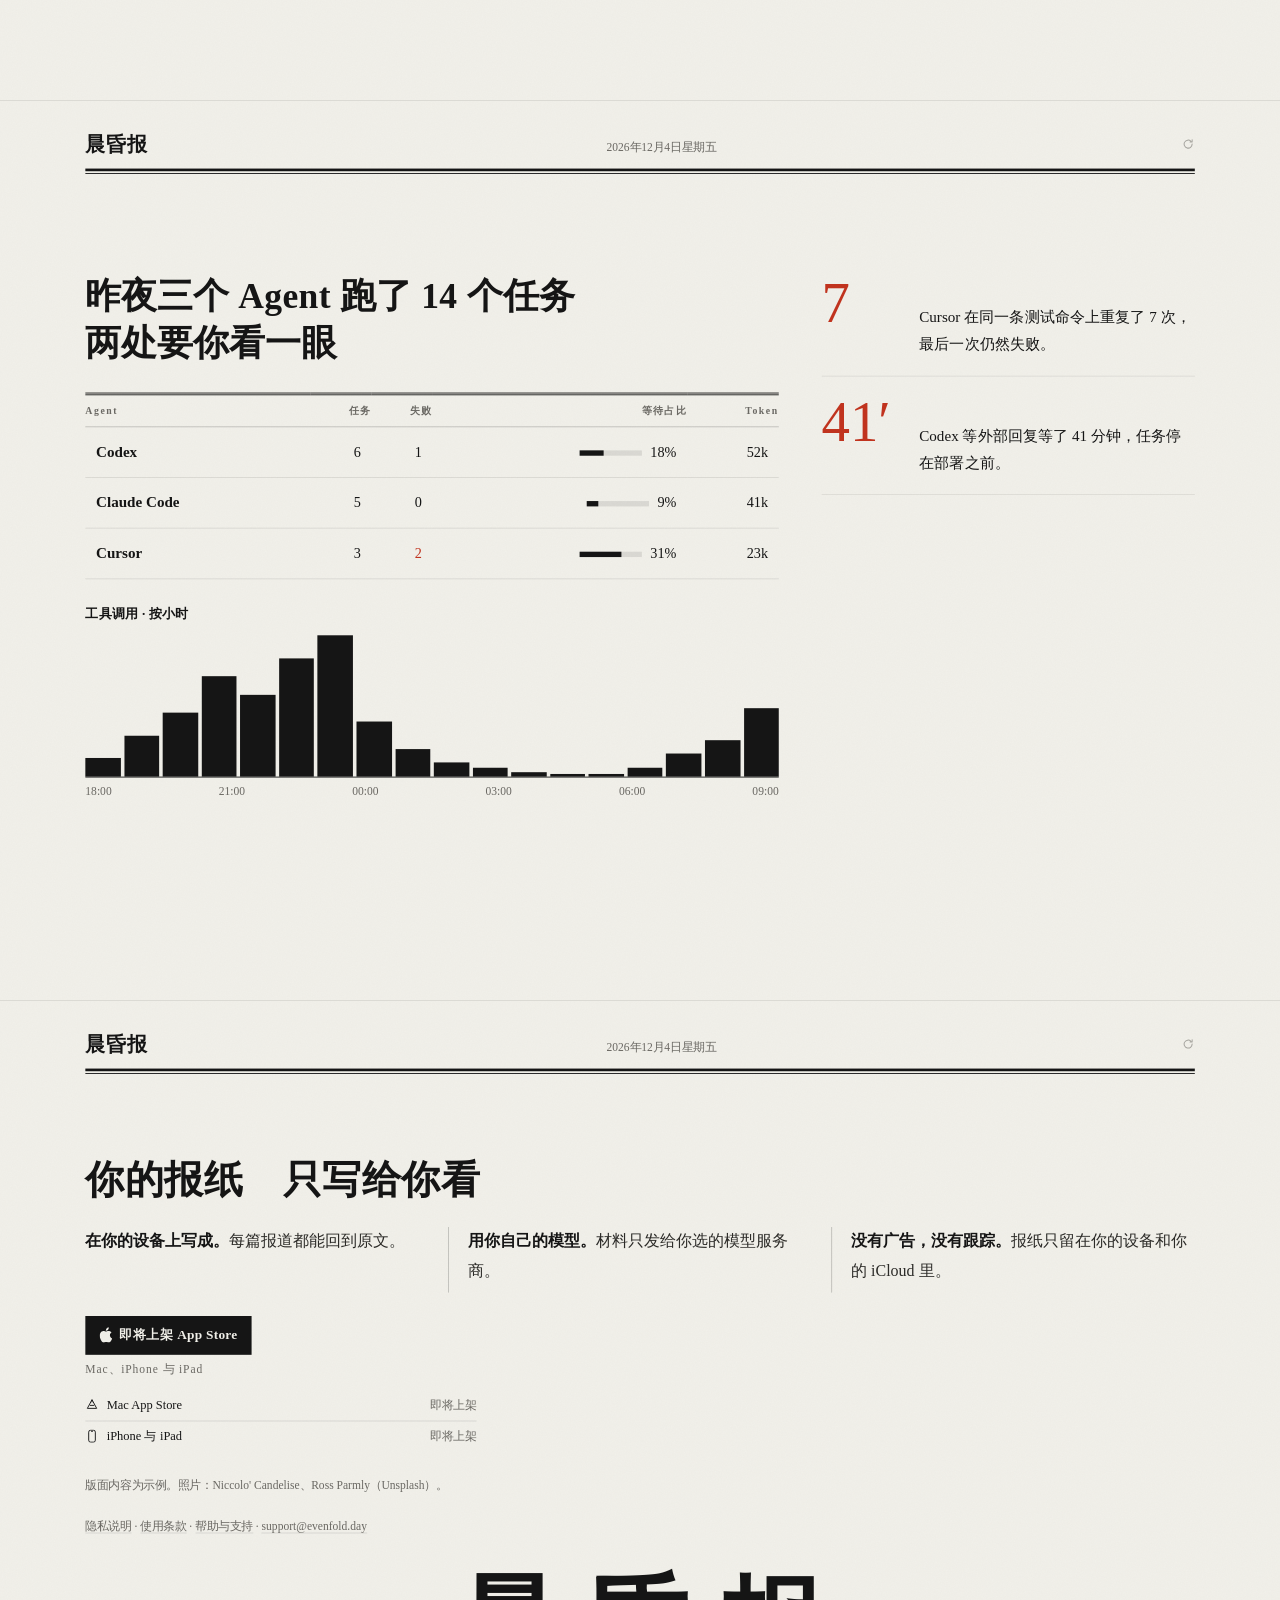
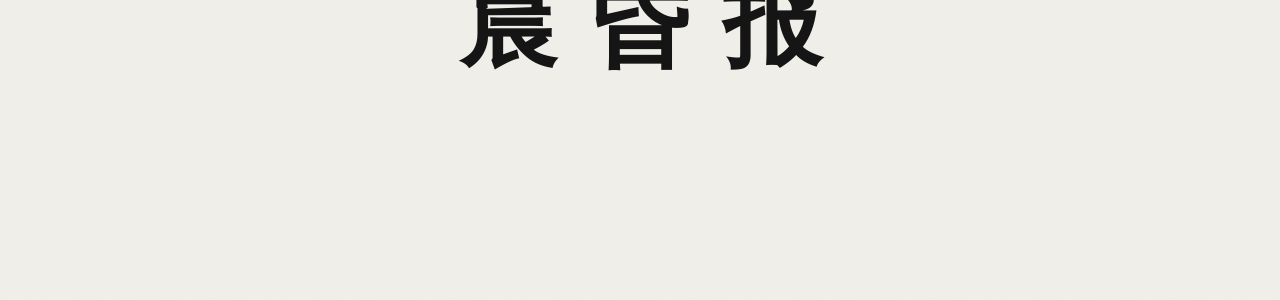
<file: zh/index.html>
<!doctype html>
<html lang="zh-Hans">
<head>
<meta charset="utf-8">
<meta name="viewport" content="width=device-width, initial-scale=1, viewport-fit=cover">
<title>晨昏报 · 你的个人报纸</title>
<meta name="theme-color" content="#F1F0EA" media="(prefers-color-scheme: light)">
<meta name="theme-color" content="#131416" media="(prefers-color-scheme: dark)">
<link rel="icon" type="image/png" href="/favicon.png">
<link rel="apple-touch-icon" href="/apple-touch-icon.png">
<link rel="canonical" href="https://evenfold.day/zh/">
<link rel="alternate" hreflang="en" href="https://evenfold.day/">
<link rel="alternate" hreflang="zh-Hans" href="https://evenfold.day/zh/">
<meta name="description" content="晨昏报 · 把你的一天编成一份 Mac、iPhone 与 iPad 个人报纸，只留今天要紧的事。">
<meta property="og:type" content="website">
<meta property="og:url" content="https://evenfold.day/zh/">
<meta property="og:title" content="晨昏报 · 你的个人报纸">
<meta property="og:description" content="晨昏报 · 把你的一天编成一份 Mac、iPhone 与 iPad 个人报纸，只留今天要紧的事。">
<meta property="og:image" content="https://evenfold.day/assets/og-image-zh.png">
<meta name="twitter:card" content="summary_large_image">
<link rel="stylesheet" href="/assets/home.css">
<script>document.documentElement.classList.add("js")</script>
<script src="/assets/config.js"></script>
<script src="/assets/calendar.js" defer></script>
<script src="/assets/home.js" defer></script>
</head>
<body>

<!-- ============ 头版 ============ -->
<section class="page" id="cover" aria-label="头版">
  <div class="art">
    <header class="folio">
      <span class="date" data-today></span>
      <a class="lang-link" href="/" data-lang-to="en" lang="en">English</a>
    </header>
    <div class="mast">
      
      <div class="mast-mid"><h1 class="nameplate" data-ink>晨昏报</h1><span class="egg" data-egg-slot aria-hidden="true"></span></div>
    </div>
    <div class="rule2"></div>
    <div class="body cover-body">
      <div class="cover-copy">
        <h2 class="ink cover-title" data-ink="400"><span class="cl">把你的一天</span><br><span class="cl">编成一份报纸</span></h2>
        <p class="deck rv" style="--d:900ms">只留今天要紧的事。</p>
        <div class="cta rv" style="--d:1100ms"><span class="btn" role="link" aria-disabled="true" data-download><svg viewBox="0 0 17 20" aria-hidden="true"><path d="M14.1 10.6c0-2.6 2.1-3.8 2.2-3.9-1.2-1.8-3.1-2-3.7-2-1.6-.2-3.1.9-3.9.9-.8 0-2-.9-3.4-.9C3.6 4.8 2 5.8 1.1 7.4c-1.9 3.2-.5 8 1.3 10.6.9 1.3 2 2.7 3.3 2.7 1.3-.1 1.8-.9 3.4-.9s2 .9 3.4.8c1.4 0 2.3-1.3 3.2-2.6 1-1.5 1.4-2.9 1.4-3-.1 0-2.9-1.1-3-4.4zM11.6 3c.7-.9 1.2-2 1-3.2-1 0-2.3.7-3 1.6-.7.8-1.2 2-1.1 3.1 1.2.1 2.3-.6 3.1-1.5z"/></svg>即将上架 App Store</span><span class="cta-note">Mac、iPhone 与 iPad</span><div class="cta-alt"><a class="alt-row" data-appstore="mac"><svg viewBox="0 0 20 20" aria-hidden="true"><path d="M10 2l7 13H3z" fill="none" stroke="currentColor" stroke-width="1.4" stroke-linejoin="round"/><path d="M6.8 10.5h6.4M10 2v4" stroke="currentColor" stroke-width="1.4"/></svg>Mac App Store<i>即将上架</i></a><a class="alt-row" data-appstore="ios"><svg viewBox="0 0 12 20" aria-hidden="true"><rect x="1" y="1" width="10" height="18" rx="3" fill="none" stroke="currentColor" stroke-width="1.4"/><path d="M4.5 2.8h3" stroke="currentColor" stroke-width="1.2"/></svg>iPhone 与 iPad<i>即将上架</i></a></div></div>
      </div>
      <figure class="product" data-ink="600" data-ui>
        <div class="mac"><div class="mac-bar"><i></i><i></i><i></i></div><picture><source media="(prefers-color-scheme: dark)" srcset="/assets/img/app/mac-zh-dark.webp"><img src="/assets/img/app/mac-zh-light.webp" alt=""></picture></div>
        <div class="iphone"><div class="iscreen"><picture><source media="(prefers-color-scheme: dark)" srcset="/assets/img/app/phone-zh-dark.webp"><img src="/assets/img/app/phone-zh-light.webp" alt="Mac 与 iPhone 上的晨昏报"></picture></div></div>
      </figure>
    </div>
  </div>
</section>

<!-- ============ 生活 · 今天 ============ -->
<section class="page" id="life" aria-label="生活">
  <div class="art">
    <header class="folio"><span class="brand">晨昏报</span><span class="date" data-today></span><span class="pg"><button class="reset" type="button" aria-label="复原本版" title="复原本版"><svg viewBox="0 0 20 20" aria-hidden="true"><path d="M16 10a6 6 0 1 1-1.8-4.3M16 3.5v3.2h-3.2" fill="none" stroke="currentColor" stroke-width="1.5" stroke-linecap="round" stroke-linejoin="round"/></svg></button></span></header>
    <div class="rule2"></div>
    <div class="body life-body">
      <figure class="life-photo" data-ink="250">
        <img src="/assets/img/bookstall.webp" width="1600" height="1067" alt="街角的小书摊，书一直堆到门口">
      </figure>
      <div class="life-col">
        <h2 class="ink life-title" data-ink><span class="cl">今夜初霜</span>　<span class="cl">晨会改到线上</span></h2>
        

        <div class="wx rv" style="--d:900ms" data-wx="frost">
          <div class="wx-head">
            <div class="wx-pick" role="group" aria-label="切换天气">
              <button type="button" data-wx-set="sun" aria-label="晴" title="晴"><svg viewBox="0 0 20 20"><circle cx="10" cy="10" r="3.6"/><path d="M10 2.5v2M10 15.5v2M2.5 10h2M15.5 10h2M4.7 4.7l1.4 1.4M13.9 13.9l1.4 1.4M4.7 15.3l1.4-1.4M13.9 6.1l1.4-1.4"/></svg></button>
              <button type="button" data-wx-set="clear" aria-label="多云转晴" title="多云转晴"><svg viewBox="0 0 20 20"><circle cx="12.5" cy="7.5" r="3"/><path d="M12.5 2.5v1.2M17.5 7.5h-1.2M16 4l-.9.9"/><path d="M5.5 16.5h7.5a3 3 0 0 0 .2-6 4 4 0 0 0-7.6 1.2 2.4 2.4 0 0 0-.1 4.8z"/></svg></button>
              <button type="button" data-wx-set="rain" aria-label="雨" title="雨"><svg viewBox="0 0 20 20"><path d="M5.5 12.5h8.5a3 3 0 0 0 .2-6 4.2 4.2 0 0 0-8 1.2 2.4 2.4 0 0 0-.7 4.8z"/><path d="M7 15l-1 2.5M10.5 15l-1 2.5M14 15l-1 2.5"/></svg></button>
              <button type="button" data-wx-set="snow" aria-label="雪" title="雪"><svg viewBox="0 0 20 20"><path d="M10 2.5v15M3.5 6.25l13 7.5M3.5 13.75l13-7.5M8 3.8l2 1.6 2-1.6M8 16.2l2-1.6 2 1.6"/></svg></button>
              <button type="button" data-wx-set="frost" aria-label="霜" title="霜"><svg viewBox="0 0 20 20"><path d="M10 3v14M4 10h12M6 6l8 8M14 6l-8 8"/><path d="M10 6.5l-1.5-1.5M10 6.5 11.5 5M10 13.5l-1.5 1.5M10 13.5l1.5 1.5"/></svg></button>
            </div>
          </div>
          <div class="wx-row">
            <div class="wx-fig">
              <div class="fx" aria-hidden="true">
                <i class="fx-sun"><b></b></i>
                <i class="fx-cloud a"></i><i class="fx-cloud b"></i>
                <i class="fx-rain"></i><i class="fx-ripple"></i><i class="fx-ripple r2"></i>
                <i class="fx-snow"></i>
                <svg class="fx-frost" viewBox="0 0 220 130"><defs><path id="xtal" d="M0 0L0.0 -14.0M0.0 -7.2l-3.8 -3.2M0.0 -7.2l3.8 -3.2M0 0L12.1 -7.0M6.2 -3.6l0.9 -4.9M6.2 -3.6l4.7 1.7M0 0L12.1 7.0M6.2 3.6l4.7 -1.7M6.2 3.6l0.9 4.9M0 0L0.0 14.0M0.0 7.2l3.8 3.2M0.0 7.2l-3.8 3.2M0 0L-12.1 7.0M-6.2 3.6l-0.9 4.9M-6.2 3.6l-4.7 -1.7M0 0L-12.1 -7.0M-6.2 -3.6l-4.7 1.7M-6.2 -3.6l-0.9 -4.9"/></defs><g style="--k:0" transform="translate(196 22)"><use href="#xtal" transform="scale(1.15)"/></g><g style="--k:1" transform="translate(20 104)"><use href="#xtal" transform="scale(.8)"/></g><g style="--k:2" transform="translate(206 100)"><use href="#xtal" transform="scale(.6)"/></g><g style="--k:3" transform="translate(12 20)"><use href="#xtal" transform="scale(.5)"/></g></svg>
              </div>
              <b class="num" data-wx-temp><span class="minus">−</span>4°</b>
            </div>
            <p data-wx-note>入秋以来最冷的一夜。<br>明早出门，多穿一件外套。</p>
          </div>
        </div>

        <div class="sched rv" style="--d:1100ms">
          
          <ol>
            <li><time>09:00</time><span>晨会改到线上</span><em>已改期</em></li>
            <li><time>12:30</time><span>和爸妈吃午饭</span><em class="new">新安排</em></li>
            <li><time>19:00</time><span>读书会 · 河畔书店</span></li>
          </ol>
        </div>

        <blockquote class="pull rv" style="--d:1300ms">
          <p>您订的《夜航西飞》到了，给您留了一本带书衣的。</p>
          <cite>河畔书店 · 来信</cite>
        </blockquote>
      </div>
    </div>
  </div>
</section>

<!-- ============ 生活 · 时令与节日 ============ -->
<section class="page" id="season" aria-label="时令与节日">
  <div class="art">
    <header class="folio"><span class="brand">晨昏报</span><span class="date" data-today></span><span class="pg"><button class="reset" type="button" aria-label="复原本版" title="复原本版"><svg viewBox="0 0 20 20" aria-hidden="true"><path d="M16 10a6 6 0 1 1-1.8-4.3M16 3.5v3.2h-3.2" fill="none" stroke="currentColor" stroke-width="1.5" stroke-linecap="round" stroke-linejoin="round"/></svg></button></span></header>
    <div class="rule2"></div>
    <div class="body season-body">
      <div class="fest">
        <h2 class="ink fest-name" data-ink data-fest-name></h2>
        <p class="fest-count"><b class="num" data-fest-num></b><span class="unit" data-fest-unit></span></p>
        <p class="fest-when" data-fest-when></p>
        <p class="fest-line" data-fest-line></p>
        <ol class="days" data-days></ol>
      </div>
      <div class="wheel" data-wheel>
        <div class="wh-art" aria-hidden="true"><svg class="egg-art egg-chongyang" viewBox="0 0 200 220"><path class="stem" d="M100 150c6 22 4 44-8 66M98 188c-14-6-28-2-36 8M99 172c12-8 26-8 34 0"/><g class="mum"><ellipse cx="100" cy="62" rx="6.5" ry="34" transform="rotate(0.0 100 100)"/><ellipse cx="100" cy="62" rx="6.5" ry="34" transform="rotate(20.0 100 100)"/><ellipse cx="100" cy="62" rx="6.5" ry="34" transform="rotate(40.0 100 100)"/><ellipse cx="100" cy="62" rx="6.5" ry="34" transform="rotate(60.0 100 100)"/><ellipse cx="100" cy="62" rx="6.5" ry="34" transform="rotate(80.0 100 100)"/><ellipse cx="100" cy="62" rx="6.5" ry="34" transform="rotate(100.0 100 100)"/><ellipse cx="100" cy="62" rx="6.5" ry="34" transform="rotate(120.0 100 100)"/><ellipse cx="100" cy="62" rx="6.5" ry="34" transform="rotate(140.0 100 100)"/><ellipse cx="100" cy="62" rx="6.5" ry="34" transform="rotate(160.0 100 100)"/><ellipse cx="100" cy="62" rx="6.5" ry="34" transform="rotate(180.0 100 100)"/><ellipse cx="100" cy="62" rx="6.5" ry="34" transform="rotate(200.0 100 100)"/><ellipse cx="100" cy="62" rx="6.5" ry="34" transform="rotate(220.0 100 100)"/><ellipse cx="100" cy="62" rx="6.5" ry="34" transform="rotate(240.0 100 100)"/><ellipse cx="100" cy="62" rx="6.5" ry="34" transform="rotate(260.0 100 100)"/><ellipse cx="100" cy="62" rx="6.5" ry="34" transform="rotate(280.0 100 100)"/><ellipse cx="100" cy="62" rx="6.5" ry="34" transform="rotate(300.0 100 100)"/><ellipse cx="100" cy="62" rx="6.5" ry="34" transform="rotate(320.0 100 100)"/><ellipse cx="100" cy="62" rx="6.5" ry="34" transform="rotate(340.0 100 100)"/><ellipse class="in det" cx="100" cy="76" rx="6" ry="22" transform="rotate(15.0 100 100)"/><ellipse class="in det" cx="100" cy="76" rx="6" ry="22" transform="rotate(45.0 100 100)"/><ellipse class="in det" cx="100" cy="76" rx="6" ry="22" transform="rotate(75.0 100 100)"/><ellipse class="in det" cx="100" cy="76" rx="6" ry="22" transform="rotate(105.0 100 100)"/><ellipse class="in det" cx="100" cy="76" rx="6" ry="22" transform="rotate(135.0 100 100)"/><ellipse class="in det" cx="100" cy="76" rx="6" ry="22" transform="rotate(165.0 100 100)"/><ellipse class="in det" cx="100" cy="76" rx="6" ry="22" transform="rotate(195.0 100 100)"/><ellipse class="in det" cx="100" cy="76" rx="6" ry="22" transform="rotate(225.0 100 100)"/><ellipse class="in det" cx="100" cy="76" rx="6" ry="22" transform="rotate(255.0 100 100)"/><ellipse class="in det" cx="100" cy="76" rx="6" ry="22" transform="rotate(285.0 100 100)"/><ellipse class="in det" cx="100" cy="76" rx="6" ry="22" transform="rotate(315.0 100 100)"/><ellipse class="in det" cx="100" cy="76" rx="6" ry="22" transform="rotate(345.0 100 100)"/><circle class="core det" cx="100" cy="100" r="13"/></g></svg><svg class="egg-art egg-midautumn" viewBox="0 0 200 200"><defs><radialGradient id="moon" cx="42%" cy="40%"><stop offset="0" stop-color="#F7E7BF"/><stop offset=".7" stop-color="#E9C987"/><stop offset="1" stop-color="#D9AE62"/></radialGradient></defs><circle class="halo det" cx="100" cy="96" r="78"/><circle cx="100" cy="96" r="58" fill="url(#moon)"/><path class="cloud" d="M20 150c16-12 34-8 44 0 10-10 30-10 40 2 12-6 26-2 32 6H20z"/></svg><svg class="egg-art egg-spring" viewBox="0 0 200 200"><rect class="seal" x="40" y="40" width="120" height="120" rx="10" transform="rotate(-6 100 100)"/><text x="100" y="136" text-anchor="middle" transform="rotate(-6 100 100)">福</text></svg><svg class="egg-art egg-lantern" viewBox="0 0 200 220"><path class="det" d="M100 20v18M60 55h80M60 145h80M100 175v30M96 205h8"/><ellipse cx="100" cy="100" rx="52" ry="50"/><path class="det" d="M76 52v96M100 50v100M124 52v96"/></svg><svg class="egg-art egg-qingming" viewBox="0 0 200 220"><path d="M60 30c0 60 20 120 60 160"/><path d="M60 30c30 20 50 60 60 110"/><path class="det" d="M72 62c14 4 22 12 26 24M78 96c14 4 22 12 26 24M84 130c14 4 22 12 26 24"/><path class="det" d="M58 50c-10 8-14 18-14 30M52 84c-10 8-14 18-14 30"/></svg><svg class="egg-art egg-dragonboat" viewBox="0 0 200 200"><path d="M30 120c20 16 120 16 140 0l-14 30H44z"/><path d="M70 108l16-26 16 26zM112 108l16-26 16 26z"/><path class="det" d="M78 96l-6-8M126 96l6-8"/><path class="det" d="M20 156c16 8 32-8 48 0s32-8 48 0 32-8 48 0" fill="none"/></svg><svg class="egg-art egg-qixi" viewBox="0 0 200 200"><path d="M42 152c32-52 84-52 116 0"/><path d="M52 60l5-12 5 12-10-7h10z"/><path d="M138 60l5-12 5 12-10-7h10z"/><path class="acc" d="M96 96l4-9 4 9-8-5.5h8z"/></svg><svg class="egg-art egg-dongzhi" viewBox="0 0 200 200"><path d="M52 118h96c0 28-20 48-48 48s-48-20-48-48z"/><path d="M52 118h96"/><path class="det" d="M78 108c4-12 16-12 20 0 4-12 16-12 20 0"/><path class="acc" d="M82 88c0-8 7-8 7-16M110 88c0-8 7-8 7-16"/></svg></div>
      </div>
    </div>
  </div>
</section>

<!-- ============ 出行 ============ -->
<section class="page" id="travel" aria-label="出行">
  <div class="art">
    <header class="folio"><span class="brand">晨昏报</span><span class="date" data-today></span><span class="pg"><button class="reset" type="button" aria-label="复原本版" title="复原本版"><svg viewBox="0 0 20 20" aria-hidden="true"><path d="M16 10a6 6 0 1 1-1.8-4.3M16 3.5v3.2h-3.2" fill="none" stroke="currentColor" stroke-width="1.5" stroke-linecap="round" stroke-linejoin="round"/></svg></button></span></header>
    <div class="rule2"></div>
    <div class="body travel-body">
      <div class="tr-col">
        <h2 class="ink tr-title" data-ink><span class="cl">MU 271 推迟到</span><span class="cl">13:05 起飞</span></h2>
        
        <div class="tr-bottom">
          <div class="leafs paste" style="--d:1200ms; --r:-2.5deg">
            <button class="leaf next" type="button" tabindex="-1" aria-hidden="true">
              <i class="holes"></i>
              <span class="leaf-band">十月 · OCTOBER</span>
              <span class="leaf-day"><b class="num">25</b></span>
              <span class="leaf-week">星期日</span>
              <span class="leaf-event">东京 · 第二天<br>浅草寺 09:00</span>
            </button>
            <button class="leaf top" type="button" aria-label="翻到下一天">
              <i class="holes"></i>
              <span class="leaf-band">十月 · OCTOBER</span>
              <span class="leaf-day"><b class="num">24</b><i class="ring"></i></span>
              <span class="leaf-week">星期六</span>
              <span class="leaf-event">出发 13:05<br>上海 → 东京</span>
              <i class="curl"></i>
            </button>
          </div>
          <div class="change rv" style="--d:1500ms">
            
            <s class="num">11:25</s>
            <b class="num">13:05</b>
            
          </div>
        </div>
      </div>
      <div class="tr-right">
        <figure class="tr-photo" data-ink="250">
          <img src="/assets/img/aircraft-wing.webp" width="1600" height="1063" alt="舷窗外的机翼，云上的夕照">
        </figure>
        <div class="pass paste" style="--d:1000ms; --r:-1.2deg">
          <div class="pass-main">
            <div class="pass-band"><span>东方航空 · 登机牌</span><b>MU 271</b></div>
            <div class="pass-in">
              <div class="pass-route">
                <div><b class="num">PVG</b><span>上海浦东</span></div>
                <svg viewBox="0 0 40 16" aria-hidden="true"><path d="M2 8h30m-6-5 7 5-7 5" fill="none" stroke="currentColor" stroke-width="1.6"/></svg>
                <div><b class="num">HND</b><span>东京羽田</span></div>
              </div>
              <dl class="pass-fields">
                <div><dt>日期</dt><dd>10月24日</dd></div>
                <div><dt>登机</dt><dd>12:20</dd></div>
                <div><dt>起飞</dt><dd>13:05</dd></div>
                <div><dt>座位</dt><dd>32A</dd></div>
                <div><dt>检票口</dt><dd>18</dd></div>
              </dl>
              <p class="pass-name">乘客 · 样例旅客</p>
            </div>
          </div>
          <button class="pass-stub" type="button" aria-label="沿虚线撕下副券">
            <span class="stub-band"></span>
            <span class="stub-seat">32A</span>
            <i class="barcode" aria-hidden="true"></i>
            <span class="stub-no">MU 271</span>
            <span class="stub-stamp" aria-hidden="true">已检票</span>
          </button>
        </div>
      </div>
    </div>
  </div>
</section>

<!-- ============ 理财 · 账单 ============ -->
<section class="page" id="bills" aria-label="理财">
  <div class="art">
    <header class="folio"><span class="brand">晨昏报</span><span class="date" data-today></span><span class="pg"><button class="reset" type="button" aria-label="复原本版" title="复原本版"><svg viewBox="0 0 20 20" aria-hidden="true"><path d="M16 10a6 6 0 1 1-1.8-4.3M16 3.5v3.2h-3.2" fill="none" stroke="currentColor" stroke-width="1.5" stroke-linecap="round" stroke-linejoin="round"/></svg></button></span></header>
    <div class="rule2"></div>
    <div class="body bills-body">
      <div class="fn-left">
        <h2 class="ink fn-title" data-ink><span class="cl">信用卡 2,890 元</span>　<span class="cl">已还清</span></h2>
        
        <div class="slips">
          <div class="slip receipt paste" style="--d:1100ms; --r:-3deg">
            <p class="slip-head">河畔书店</p>
            <p class="slip-sub">10月8日 14:22</p>
            <hr>
            <p class="kv"><span>夜航西飞 · 精装</span><b>¥68.00</b></p>
            <p class="kv"><span>书衣</span><b>¥18.00</b></p>
            <hr>
            <p class="kv total"><span>合计</span><b>¥86.00</b></p>
            <p class="slip-foot">样例银行 •• 4021 · 来自 Gmail</p>
          </div>
          <button class="slip statement paste" type="button" style="--d:1350ms; --r:2deg" aria-label="再盖一次章">
            <span class="slip-kind">信用卡账单</span>
            <span class="slip-head">十月账单</span>
            <span class="slip-sub">样例银行 •• 4021</span>
            <span class="hr"></span>
            <span class="kv"><span>账期</span><b>10月1日至31日</b></span>
            <span class="kv"><span>最低还款</span><b>¥145.00</b></span>
            <span class="kv"><span>到期日</span><b>10月25日</b></span>
            <span class="hr"></span>
            <span class="kv total"><span>本期应还</span><b>¥2,890.00</b></span>
            <span class="stamp" style="--d:1900ms">已还款</span>
          </button>
        </div>
      </div>
      <div class="fn-right">
        <div class="month rv" style="--d:900ms">
          <span class="label">本月支出</span>
          <p class="total"><b class="num">¥2,890</b><small>.00</small></p>
          <p class="sub">比上月同期少 ¥312，主要省在外卖上。</p>
        </div>
        <div class="share rv" style="--d:1100ms">
          <div class="bar" aria-hidden="true"><i style="--w:38%;--c:var(--ink)"></i><i style="--w:26%;--c:var(--tone2)"></i><i style="--w:22%;--c:var(--tone3)"></i><i style="--w:14%;--c:var(--tone4)"></i></div>
          <table>
            <tr><td><i style="--c:var(--ink)"></i>食品杂货</td><td>38%</td><td>¥1,098.20</td></tr>
            <tr><td><i style="--c:var(--tone2)"></i>餐饮</td><td>26%</td><td>¥751.40</td></tr>
            <tr><td><i style="--c:var(--tone3)"></i>交通</td><td>22%</td><td>¥635.80</td></tr>
            <tr><td><i style="--c:var(--tone4)"></i>订阅</td><td>14%</td><td>¥404.60</td></tr>
          </table>
        </div>
        <div class="daily rv" style="--d:1300ms">
          <span class="label">每日支出</span>
          <div class="daily-bars" data-daily="62,18,95,40,22,140,188,35,12,60,48,30,210,96,44,20,75,52,38,160,120,28,66,90,15,58,34,180,110,42,70"></div>
          <div class="daily-axis"><span>1日</span><span>8日</span><span>15日</span><span>22日</span><span>29日</span></div>
        </div>
      </div>
    </div>
  </div>
</section>

<!-- ============ 理财 · 行情与汇率 ============ -->
<section class="page" id="markets" aria-label="行情与汇率">
  <div class="art">
    <header class="folio"><span class="brand">晨昏报</span><span class="date" data-today></span><span class="pg"><button class="reset" type="button" aria-label="复原本版" title="复原本版"><svg viewBox="0 0 20 20" aria-hidden="true"><path d="M16 10a6 6 0 1 1-1.8-4.3M16 3.5v3.2h-3.2" fill="none" stroke="currentColor" stroke-width="1.5" stroke-linecap="round" stroke-linejoin="round"/></svg></button></span></header>
    <div class="rule2"></div>
    <div class="body markets-body">
      <div class="mk-main">
        <h2 class="ink mk-title" data-ink><span class="cl">苹果收于 252.31</span>　<span class="cl">一个月涨 5.8%</span></h2>
        
        <div class="chart rv" style="--d:900ms" data-chart="AAPL">
          <div class="chart-head">
            <div><span class="label">AAPL · 近一个月</span><p><b class="num" data-chart-price>252.31</b><em class="up" data-chart-chg>+5.8%</em></p></div>
            <span class="chart-at" data-chart-at>10月16日 收盘</span>
          </div>
          <svg class="chart-svg" viewBox="0 0 800 300" preserveAspectRatio="none" aria-label="苹果近一个月走势，整体上涨">
            <g class="grid"><path d="M0 60H800M0 140H800M0 220H800"/></g>
            <path class="area"/><path class="line"/>
            <g class="cross"><path class="cx" d="M0 0V300"/><circle class="cd" r="5"/></g>
          </svg>
          <div class="chart-axis"><span>9月17日</span><span>9月24日</span><span>10月1日</span><span>10月8日</span><span>10月16日</span></div>
        </div>
      </div>
      <div class="mk-side">
        <div class="watch rv" style="--d:1100ms">
          
          <table>
            <tr><td>英伟达 NVDA</td><td><svg class="spark" data-spark="190,192,188,191,189,193,190,187,188,186" viewBox="0 0 80 24"></svg></td><td>186.02</td><td class="down">−0.8%</td></tr>
            <tr><td>标普 500</td><td><svg class="spark" data-spark="6610,6630,6620,6655,6670,6660,6690,6705,6700,6722" viewBox="0 0 80 24"></svg></td><td>6,722</td><td class="up">+0.4%</td></tr>
            <tr><td>黄金</td><td><svg class="spark" data-spark="3880,3905,3920,3910,3950,3972,3990,3985,4010,4021" viewBox="0 0 80 24"></svg></td><td>4,021</td><td class="up">+0.9%</td></tr>
          </table>
        </div>
        <div class="fx-rates rv" style="--d:1300ms">
          
          <table>
            <tr><td>美元 / 人民币</td><td><svg class="spark" data-spark="7.10,7.11,7.11,7.12,7.11,7.12,7.13,7.12,7.11,7.12" viewBox="0 0 80 24"></svg></td><td>7.12</td><td class="up">+0.1%</td></tr>
            <tr><td>欧元 / 人民币</td><td><svg class="spark" data-spark="8.36,8.35,8.33,8.34,8.32,8.33,8.31,8.30,8.32,8.31" viewBox="0 0 80 24"></svg></td><td>8.31</td><td class="down">−0.2%</td></tr>
            <tr><td>100 日元 / 人民币</td><td><svg class="spark" data-spark="4.70,4.72,4.71,4.74,4.75,4.73,4.76,4.77,4.76,4.78" viewBox="0 0 80 24"></svg></td><td>4.78</td><td class="up">+0.3%</td></tr>
          </table>
          <p class="fx-note">下周去东京：¥10,000 约合 209,200 日元。</p>
        </div>
        
      </div>
    </div>
  </div>
</section>

<!-- ============ 学习 ============ -->
<section class="page" id="study" aria-label="学习">
  <div class="art">
    <header class="folio"><span class="brand">晨昏报</span><span class="date" data-today></span><span class="pg"><button class="reset" type="button" aria-label="复原本版" title="复原本版"><svg viewBox="0 0 20 20" aria-hidden="true"><path d="M16 10a6 6 0 1 1-1.8-4.3M16 3.5v3.2h-3.2" fill="none" stroke="currentColor" stroke-width="1.5" stroke-linecap="round" stroke-linejoin="round"/></svg></button></span></header>
    <div class="rule2"></div>
    <div class="body study-body">
      <div class="st-head">
        <h2 class="ink st-title" data-ink><span class="cl">可变字体落地之后</span>　<span class="cl">正文排版会怎样变</span></h2>
        
      </div>
      <article class="clip rv" style="--d:900ms">
        <p class="src">Kerning Weekly · 10月15日</p>
        
        <p><span class="drop">现</span>在所有主流浏览器都支持可变字体。一份字体文件就能覆盖从细到粗的全部字重，正文可以按屏幕和字号微调笔画，而不用再加载好几套文件。</p>
        <p>作者认为最大的变化在小字号：注释和图说可以略微加粗、放宽字距，读起来比缩小的正文更清楚。</p>
      </article>
      <div class="excerpt rv" style="--d:1100ms">
        
        <blockquote><mark>好的排版是隐形的：读者只记得内容，</mark><mark>不记得字体。</mark></blockquote>
        <p class="src">来自 Safari · 10月14日</p>
      </div>
      <div class="notes rv" style="--d:1300ms">
        
        <ul>
          <li><b>中文标点挤压.md</b><span>行首行尾的标点该怎么收。</span><time>周四</time></li>
          <li><b>读《设计中的设计》第三章.md</b><span>“信息的建筑”这一节值得再读。</span><time>周三</time></li>
          <li><b>Rust 所有权速记.md</b><span>借用规则的三句话版本。</span><time>周二</time></li>
          <li><b>周末书单.md</b><span>夜航西飞、看不见的城市。</span><time>周一</time></li>
        </ul>
        
      </div>
    </div>
  </div>
</section>

<!-- ============ 工作 ============ -->
<section class="page" id="work" aria-label="工作">
  <div class="art">
    <header class="folio"><span class="brand">晨昏报</span><span class="date" data-today></span><span class="pg"><button class="reset" type="button" aria-label="复原本版" title="复原本版"><svg viewBox="0 0 20 20" aria-hidden="true"><path d="M16 10a6 6 0 1 1-1.8-4.3M16 3.5v3.2h-3.2" fill="none" stroke="currentColor" stroke-width="1.5" stroke-linecap="round" stroke-linejoin="round"/></svg></button></span></header>
    <div class="rule2"></div>
    <div class="body work-body">
      <div class="of-head">
        <h2 class="ink of-title" data-ink><span class="cl">定价页文案</span>　<span class="cl">中午前要你确认</span></h2>
        
      </div>
      <article class="of-story rv" style="--d:900ms">
        <p class="src">Gmail · 上线清单 · 4 人参与</p>
        
        <div class="cols">
          <p><span class="drop">林</span>娜 09:12 在邮件里问，中午前能不能确认定价页的文案。二十分钟后，马可回复法务已经签了条款；苏琪 09:41 把新截图放进了共享文件夹。</p>
          <p>上线清单上只剩这一项。文案稿在附件 pricing-v3.pdf 里，改动集中在第二屏的价格说明。确认后回一句就行，林娜下午排期上线。</p>
        </div>
        
      </article>
      <aside class="of-side">
        <div class="agenda rv" style="--d:1100ms">
          
          <ul>
            <li><button type="button" aria-pressed="false"><i></i><div><b>回复林娜定价页文案</b><span>Gmail · 中午前</span></div></button></li>
            <li><button type="button" aria-pressed="false"><i></i><div><b>14:00 设计评审</b><span>日历 · 三楼会议室</span></div></button></li>
            <li class="done"><button type="button" aria-pressed="true"><i></i><div><b>提交十月报销</b><span>文件 · 已完成</span></div></button></li>
          </ul>
        </div>
        <div class="files rv" style="--d:1300ms">
          
          <ul>
            <li><b>pricing-v3.pdf</b><span>812 KB · 林娜</span></li>
            <li><b>Q4-plan.key</b><span>6.2 MB · 马可</span></li>
            <li><b>报销单-十月.xlsx</b><span>48 KB · 你</span></li>
          </ul>
        </div>
      </aside>
    </div>
  </div>
</section>

<!-- ============ 开发 · GitHub ============ -->
<section class="page" id="github" aria-label="GitHub">
  <div class="art">
    <header class="folio"><span class="brand">晨昏报</span><span class="date" data-today></span><span class="pg"><button class="reset" type="button" aria-label="复原本版" title="复原本版"><svg viewBox="0 0 20 20" aria-hidden="true"><path d="M16 10a6 6 0 1 1-1.8-4.3M16 3.5v3.2h-3.2" fill="none" stroke="currentColor" stroke-width="1.5" stroke-linecap="round" stroke-linejoin="round"/></svg></button></span></header>
    <div class="rule2"></div>
    <div class="body gh-body">
      <div class="gh-main">
        <h2 class="ink gh-title" data-ink><span class="cl">离线缓存</span>　<span class="cl">断网也能打开最近三期</span></h2>
        
        <article class="pr rv" style="--d:900ms">
          <p class="src">GitHub · evenfold/app #482 · 马可 · 等你评审</p>
          
          <div class="pr-stats">
            <div class="checks"><span class="label">检查</span><p><b class="num">12</b>/12 通过</p><div class="ticks" data-ticks="12"></div></div>
            <div class="diff"><span class="label">改动</span><p><b class="add">+418</b> <b class="del">−96</b> · 9 个文件</p><div class="diffbar"><i class="a" style="--w:81%"></i><i class="d" style="--w:19%"></i></div></div>
          </div>
          <div class="review">
            
            <ul>
              <li>缓存上限定在 200 MB，超出时先清最旧的一期。</li>
              <li>迁移脚本只在首次启动时运行，不会重复执行。</li>
              <li>建议补一条“断网后恢复”的测试，目前只测了断网。</li>
            </ul>
          </div>
        </article>
      </div>
      <aside class="gh-side">
        <div class="prs rv" style="--d:1100ms">
          
          <ul>
            <li><i class="st fail"></i><div><b>#485 修复登录回调</b><span>1 项检查失败 · 苏琪</span></div></li>
            <li><i class="st wait"></i><div><b>#477 文档：模板扩展</b><span>等作者回复 · 林娜</span></div></li>
            <li><i class="st ok"></i><div><b>#479 设计 Token</b><span>已合并 · 昨天</span></div></li>
          </ul>
        </div>
        <div class="commits rv" style="--d:1300ms">
          <span class="label">本周提交</span>
          <div class="wk-bars" data-week="6,11,4,14,9,2,7"></div>
          <div class="wk-axis"><span>一</span><span>二</span><span>三</span><span>四</span><span>五</span><span>六</span><span>日</span></div>
        </div>
      </aside>
    </div>
  </div>
</section>

<!-- ============ 开发 · Agent 日报 ============ -->
<section class="page" id="agents" aria-label="Agent 日报">
  <div class="art">
    <header class="folio"><span class="brand">晨昏报</span><span class="date" data-today></span><span class="pg"><button class="reset" type="button" aria-label="复原本版" title="复原本版"><svg viewBox="0 0 20 20" aria-hidden="true"><path d="M16 10a6 6 0 1 1-1.8-4.3M16 3.5v3.2h-3.2" fill="none" stroke="currentColor" stroke-width="1.5" stroke-linecap="round" stroke-linejoin="round"/></svg></button></span></header>
    <div class="rule2"></div>
    <div class="body ag-body">
      <div class="ag-main">
        <h2 class="ink ag-title" data-ink><span class="cl">昨夜三个 Agent 跑了 14 个任务</span><br><span class="cl">两处要你看一眼</span></h2>
        <div class="ag-table rv" style="--d:900ms">
          <table>
            <thead><tr><th>Agent</th><th>任务</th><th>失败</th><th>等待占比</th><th>Token</th></tr></thead>
            <tbody>
              <tr><td>Codex</td><td>6</td><td>1</td><td><span class="meter" style="--w:18%"></span>18%</td><td>52k</td></tr>
              <tr><td>Claude Code</td><td>5</td><td>0</td><td><span class="meter" style="--w:9%"></span>9%</td><td>41k</td></tr>
              <tr class="warn"><td>Cursor</td><td>3</td><td>2</td><td><span class="meter" style="--w:31%"></span>31%</td><td>23k</td></tr>
            </tbody>
          </table>
        </div>
        <div class="hours rv" style="--d:1100ms">
          <span class="label">工具调用 · 按小时</span>
          <div class="hr-bars" data-hours="4,9,14,22,18,26,31,12,6,3,2,1,0,0,2,5,8,15"></div>
          <div class="hr-axis"><span>18:00</span><span>21:00</span><span>00:00</span><span>03:00</span><span>06:00</span><span>09:00</span></div>
        </div>
      </div>
      <aside class="ag-side">
        <div class="flags rv" style="--d:1300ms">
          
          <div class="callout"><b class="num">7</b><p>Cursor 在同一条测试命令上重复了 7 次，最后一次仍然失败。</p></div>
          <div class="callout"><b class="num">41′</b><p>Codex 等外部回复等了 41 分钟，任务停在部署之前。</p></div>
        </div>
        
      </aside>
    </div>
  </div>
</section>

<!-- ============ 末版　<b>关于</b> ============ -->
<section class="page" id="about" aria-label="关于">
  <div class="art">
    <header class="folio"><span class="brand">晨昏报</span><span class="date" data-today></span><span class="pg"><button class="reset" type="button" aria-label="复原本版" title="复原本版"><svg viewBox="0 0 20 20" aria-hidden="true"><path d="M16 10a6 6 0 1 1-1.8-4.3M16 3.5v3.2h-3.2" fill="none" stroke="currentColor" stroke-width="1.5" stroke-linecap="round" stroke-linejoin="round"/></svg></button></span></header>
    <div class="rule2"></div>
    <div class="body ab-body">
      <h2 class="ink ab-title" data-ink><span class="cl">你的报纸</span>　<span class="cl">只写给你看</span></h2>
      <div class="ab-cols rv" style="--d:700ms"><p><b>在你的设备上写成。</b>每篇报道都能回到原文。</p><p><b>用你自己的模型。</b>材料只发给你选的模型服务商。</p><p><b>没有广告，没有跟踪。</b>报纸只留在你的设备和你的 iCloud 里。</p></div>
      <div class="cta rv" style="--d:1100ms"><span class="btn" role="link" aria-disabled="true" data-download><svg viewBox="0 0 17 20" aria-hidden="true"><path d="M14.1 10.6c0-2.6 2.1-3.8 2.2-3.9-1.2-1.8-3.1-2-3.7-2-1.6-.2-3.1.9-3.9.9-.8 0-2-.9-3.4-.9C3.6 4.8 2 5.8 1.1 7.4c-1.9 3.2-.5 8 1.3 10.6.9 1.3 2 2.7 3.3 2.7 1.3-.1 1.8-.9 3.4-.9s2 .9 3.4.8c1.4 0 2.3-1.3 3.2-2.6 1-1.5 1.4-2.9 1.4-3-.1 0-2.9-1.1-3-4.4zM11.6 3c.7-.9 1.2-2 1-3.2-1 0-2.3.7-3 1.6-.7.8-1.2 2-1.1 3.1 1.2.1 2.3-.6 3.1-1.5z"/></svg>即将上架 App Store</span><span class="cta-note">Mac、iPhone 与 iPad</span><div class="cta-alt"><a class="alt-row" data-appstore="mac"><svg viewBox="0 0 20 20" aria-hidden="true"><path d="M10 2l7 13H3z" fill="none" stroke="currentColor" stroke-width="1.4" stroke-linejoin="round"/><path d="M6.8 10.5h6.4M10 2v4" stroke="currentColor" stroke-width="1.4"/></svg>Mac App Store<i>即将上架</i></a><a class="alt-row" data-appstore="ios"><svg viewBox="0 0 12 20" aria-hidden="true"><rect x="1" y="1" width="10" height="18" rx="3" fill="none" stroke="currentColor" stroke-width="1.4"/><path d="M4.5 2.8h3" stroke="currentColor" stroke-width="1.2"/></svg>iPhone 与 iPad<i>即将上架</i></a></div></div>
      <p class="fine rv" style="--d:1000ms">版面内容为示例。照片：Niccolo' Candelise、Ross Parmly（Unsplash）。</p>
      <nav class="links rv" style="--d:1100ms"><a href="/privacy/">隐私说明</a> · <a href="/terms/">使用条款</a> · <a href="/support/">帮助与支持</a><span data-contact-row hidden> · <a data-contact href="#"></a></span></nav><div class="colophon" data-ink="300" aria-hidden="true">晨昏报</div>
    </div>
  </div>
</section>

</body>
</html>
</file>
<file: assets/home.css>
/* evenfold.day home: a magazine in eleven spreads. Every spread covers the whole
   window: the artboard is sized to the window's aspect (never letterboxed)
   and its content block is laid out once for a 1440×900 (or 390×844) core,
   widening with the window. System typefaces only. */
:root { --paper: #F1F0EA; --ink: #151515; --ink2: #2C2B28; --ink3: #6B6964; --rule: rgba(21,21,21,.22); --hair: rgba(21,21,21,.1); --tone2: #5C5B57; --tone3: #9C9A94; --tone4: #C9C7C0; --zhu: #C2331E; --slip: #FAF9F5; --slip-ink: #1E1E1C; --slip-ink2: #64625D; --tape: rgba(255,255,255,.55); --shadow: 0 1px 1px rgba(0,0,0,.08), 0 10px 18px -12px rgba(0,0,0,.28); --zh: "Songti SC", "STSong", "Noto Serif CJK SC", "Source Han Serif SC", serif; --latin: "Didot", "Bodoni 72", "Baskerville", "Iowan Old Style", Georgia, serif; --body: "Iowan Old Style", "Songti SC", "STSong", Georgia, serif; --mono: "SF Mono", ui-monospace, Menlo, monospace; --s: 1; --W: 1440; --H: 900; --px: 96; --bw: 1248; --bt: 120; color-scheme: light dark; }
/* English pages set the same newspaper in Latin type */
html[lang="en"] { --zh: "Iowan Old Style", "Baskerville", "Palatino", Georgia, serif; --body: "Iowan Old Style", "Baskerville", Georgia, serif; }
html[lang="en"] .ink { font-family: var(--zh); font-weight: 900; color: var(--ink); letter-spacing: .01em; font-feature-settings: "palt"; word-break: keep-all; text-wrap: balance; }
html[lang="en"] .fn-title { font-size: 50px; }
html[lang="en"] .gh-title { font-size: 30px; }
html[lang="en"].portrait .fn-title { font-size: 26px; }
html[lang="en"].portrait .fn-left .deck, html[lang="en"].portrait .tr-col .deck { font-size: 12.5px; line-height: 1.6; }
html[lang="en"].portrait .fn-right { top: 196px; }
html[lang="en"].portrait .tr-title { font-size: 28px; }
html[lang="en"].portrait .tr-right { top: 222px; }
html[lang="en"].portrait .of-title { font-size: 21px; }
html[lang="en"].portrait .of-story h3 { font-size: 16px; }
html[lang="en"].portrait .cols { font-size: 12.5px; line-height: 1.6; }
html[lang="en"].portrait .of-side { margin-top: 12px; }
html[lang="en"].portrait .files li:nth-child(3) { display: none; }
html[lang="en"].portrait .gh-title { font-size: 22px; }
html[lang="en"].portrait .pr h3 { font-size: 15.5px; }
html[lang="en"].portrait .review li:nth-child(3) { display: none; }
html[lang="en"].portrait .review li { font-size: 12.5px; }
html[lang="en"].portrait .prs li:nth-child(3) { display: none; }
html[lang="en"].portrait .gh-title br { display: none; }
html[lang="en"].portrait .stamp { top: 40px; }
@media (prefers-color-scheme: dark) { :root { --paper: #131416; --ink: #ECEAE4; --ink2: #D3D0C9; --ink3: #8F8C86; --rule: rgba(236,234,228,.2); --hair: rgba(236,234,228,.09); --tone2: #B5B2AB; --tone3: #77756F; --tone4: #45443F; --zhu: #E5573E; --slip: #222326; --slip-ink: #ECEAE4; --slip-ink2: #A3A09A; --tape: rgba(255,255,255,.12); --shadow: 0 0 0 .5px rgba(255,255,255,.06), 0 12px 22px -14px rgba(0,0,0,.8); } }
* { box-sizing: border-box; margin: 0; padding: 0; }
html { scroll-snap-type: y mandatory; background: var(--paper); -webkit-text-size-adjust: 100%; }
body { background: var(--paper); color: var(--ink); font-family: var(--body); -webkit-font-smoothing: antialiased; }
a { color: inherit; }
img { display: block; }
button { font: inherit; color: inherit; background: none; border: 0; text-align: inherit; cursor: pointer; }
:focus-visible { outline: 2px solid var(--ink); outline-offset: 3px; border-radius: 3px; }
.num { font-family: var(--latin); font-weight: 400; font-variant-numeric: lining-nums; }
.minus { display: inline-block; width: .3em; height: .055em; margin-right: .05em; vertical-align: .3em; background: currentColor; overflow: hidden; text-indent: 1em; }

/* Page = one screen of newsprint */
.page { position: relative; height: 100svh; overflow: hidden; scroll-snap-align: start; scroll-snap-stop: always; }
.page::before { content: ""; position: absolute; inset: 0; z-index: 1; pointer-events: none; opacity: .5; mix-blend-mode: multiply;
  background-image: url("data:image/svg+xml;utf8,<svg xmlns='http://www.w3.org/2000/svg' width='240' height='240'><filter id='n'><feTurbulence type='fractalNoise' baseFrequency='.8' numOctaves='3' stitchTiles='stitch'/><feColorMatrix values='0 0 0 0 .4  0 0 0 0 .35  0 0 0 0 .3  0 0 0 .08 0'/></filter><rect width='100%' height='100%' filter='url(%23n)'/></svg>"); }
@media (prefers-color-scheme: dark) { .page::before { mix-blend-mode: screen; opacity: .35; } }
.page + .page { border-top: 1px solid var(--hair); }
.art { position: absolute; left: 0; top: 0; width: calc(var(--W) * 1px); height: calc(var(--H) * 1px); transform: scale(var(--s)); transform-origin: 0 0; }
.body { position: absolute; left: calc(var(--px) * 1px); top: calc(var(--bt) * 1px); width: calc(var(--bw) * 1px); height: 740px; }

/* Folio + double rule */
.folio { position: absolute; left: calc(var(--px) * 1px); right: calc(var(--px) * 1px); top: 34px; display: flex; align-items: baseline; justify-content: space-between; font: 500 13px var(--zh); color: var(--ink3); }
.brand { position: relative; font: 900 22px var(--zh); color: var(--ink); letter-spacing: .06em; }

.pg { display: inline-flex; align-items: center; gap: 10px; }
.reset { display: inline-grid; place-items: center; width: 28px; height: 28px; margin: -8px -6px -8px 0; border-radius: 50%; color: var(--ink3); opacity: .55; transition: opacity .2s, transform .5s cubic-bezier(.3,1.3,.5,1); }
.reset svg { width: 15px; height: 15px; }
.reset:hover { opacity: 1; }
.reset.spin { transform: rotate(-360deg); }
.rule2 { position: absolute; left: calc(var(--px) * 1px); right: calc(var(--px) * 1px); top: 76px; height: 6px; border-top: 3px solid var(--ink); border-bottom: 1px solid var(--ink); }

/* Shared type */
.label { display: block; font: 700 15px var(--zh); color: var(--ink); }

.ink { font-family: var(--zh); font-weight: 900; color: var(--ink); letter-spacing: .01em; font-feature-settings: "palt"; }
.src { font: 500 13px var(--zh); color: var(--ink3); }

.drop { float: left; font: 900 58px/1 var(--zh); color: var(--ink); margin: 6px 10px 0 0; }
figcaption { margin-top: 10px; font: 500 12px var(--zh); color: var(--ink3); letter-spacing: .04em; }

.cover-body { display: grid; grid-template-columns: 440px 1fr; gap: 0 48px; align-items: stretch; }
.btn { display: inline-flex; align-items: center; gap: 10px; height: 52px; padding: 0 24px; border-radius: 26px; background: var(--ink); color: var(--paper); font: 600 15px var(--zh); letter-spacing: .02em; }
.btn svg { width: 16px; height: 19px; fill: currentColor; }
@media (prefers-color-scheme: dark) {
  .pass-band, .leaf-band, .stub-band { color: var(--paper); }
}

.life-body { display: grid; grid-template-columns: minmax(600px, 1fr) 544px; gap: 64px; }
.life-photo img { width: 100%; height: 700px; object-fit: cover; filter: saturate(.85) contrast(1.02); }
.life-title { font-size: 34px; line-height: 1.32; margin: 16px 0 26px; }
.wx-head { display: flex; align-items: center; justify-content: space-between; }
.wx-pick { display: flex; gap: 2px; }
.wx-pick button { display: grid; place-items: center; width: 30px; height: 30px; border-radius: 50%; color: var(--ink3); opacity: .6; transition: opacity .2s, color .2s, background .2s; }
.wx-pick button:hover { opacity: 1; }
.wx-pick button[aria-pressed="true"] { color: var(--ink); opacity: 1; background: var(--hair); }
.wx-pick svg { width: 17px; height: 17px; fill: none; stroke: currentColor; stroke-width: 1.4; stroke-linecap: round; stroke-linejoin: round; }
.wx-row { display: flex; align-items: center; gap: 26px; margin-top: 4px; }
.wx-fig { position: relative; padding: 4px 8px 0 0; }
.wx-fig .num { position: relative; display: block; font-size: 124px; line-height: 1; letter-spacing: -.04em; color: var(--ink); white-space: nowrap; transition: color .6s; }
.wx-row p { font: 400 17px/1.7 var(--zh); color: var(--ink2); }
.swp { animation: swp .5s ease both; }
@keyframes swp { from { opacity: 0; transform: translateY(6px); } to { opacity: 1; } }

/* weather effects live inside the figure's box; overflow is clipped so they
   never reach neighbouring copy */
.fx { position: absolute; inset: -14px -24px -8px -18px; overflow: hidden; pointer-events: none; }
.fx > * { position: absolute; opacity: 0; transition: opacity .8s ease; }
.fx-sun { left: 50%; top: 50%; width: 150px; height: 150px; margin: -75px 0 0 -75px; border-radius: 50%; background: radial-gradient(circle, var(--tone4) 0 30%, transparent 70%); }
.fx-sun b { position: absolute; inset: -18px; border-radius: 50%; background: repeating-conic-gradient(from 0deg, var(--ink) 0 1.2deg, transparent 1.2deg 15deg);
  -webkit-mask: radial-gradient(circle, transparent 0 46%, #000 47% 62%, transparent 64%); mask: radial-gradient(circle, transparent 0 46%, #000 47% 62%, transparent 64%); animation: spin 40s linear infinite; }
@keyframes spin { to { transform: rotate(360deg); } }
.fx-cloud { top: 18px; width: 150px; height: 70px; border-radius: 40px; background: radial-gradient(ellipse at 40% 60%, var(--tone3), transparent 72%); filter: blur(4px); }
.fx-cloud.a { left: 10px; } .fx-cloud.b { left: 120px; top: 34px; width: 130px; }
.fx-rain { inset: 0; background: repeating-linear-gradient(105deg, transparent 0 13px, var(--tone3) 13px 14px, transparent 14px 26px); background-size: 52px 52px; animation: rain .5s linear infinite; }
@keyframes rain { to { background-position: -14px 52px; } }
.fx-ripple { left: 40%; bottom: 6px; width: 60px; height: 10px; border: 1.2px solid rgba(31,89,102,.5); border-radius: 50%; }
[data-wx="rain"] .fx-ripple { animation: ripple 1.6s ease-out infinite; }
[data-wx="rain"] .fx-ripple.r2 { left: 64%; animation-delay: .8s; }
@keyframes ripple { from { transform: scale(.2); opacity: .9; } to { transform: scale(1.4); opacity: 0; } }
.fx-snow { inset: 0; background-image: radial-gradient(circle, var(--tone3) 0 1.6px, transparent 2px), radial-gradient(circle, var(--tone3) 0 1.2px, transparent 1.6px);
  background-size: 34px 34px, 22px 22px; background-position: 0 0, 11px 7px; animation: snow 4s linear infinite; }
@keyframes snow { to { background-position: 8px 34px, 15px 51px; } }
.fx-frost { inset: 0; width: 100%; height: 100%; fill: none; stroke: var(--ink); stroke-width: 1.3; stroke-linecap: round; }
.fx-frost use { transform-box: fill-box; transform-origin: center; }
.fx-frost g { transform-box: fill-box; transform-origin: center; opacity: 0; }
.fx-rain, .fx-snow { -webkit-mask: radial-gradient(ellipse at 50% 50%, #000 40%, transparent 72%); mask: radial-gradient(ellipse at 50% 50%, #000 40%, transparent 72%); }
[data-wx="sun"] .fx-sun, [data-wx="clear"] .fx-sun, [data-wx="clear"] .fx-cloud, [data-wx="rain"] .fx-rain, [data-wx="rain"] .fx-ripple,
[data-wx="snow"] .fx-snow, [data-wx="frost"] .fx-frost { opacity: 1; }
[data-wx="clear"] .fx-sun { opacity: 0; animation: clearsun 2.6s ease .6s forwards; }
@keyframes clearsun { to { opacity: 1; } }
[data-wx="clear"] .fx-cloud.a { animation: drift-l 2.8s cubic-bezier(.4,0,.2,1) .2s forwards; }
[data-wx="clear"] .fx-cloud.b { animation: drift-r 2.8s cubic-bezier(.4,0,.2,1) .2s forwards; }
@keyframes drift-l { to { transform: translateX(-90px); opacity: .25; } }
@keyframes drift-r { to { transform: translateX(110px); opacity: .25; } }
[data-wx="frost"] .fx-frost g { animation: xtal 1.6s cubic-bezier(.3,1.2,.4,1) both; animation-delay: calc(var(--k) * .35s + .3s); }
@keyframes xtal { from { opacity: 0; scale: .2; rotate: -40deg; } to { opacity: 1; } }

.wx:hover .fx-frost use { animation: xtal-spin 6s linear infinite; }
@keyframes xtal-spin { to { rotate: 60deg; } }

.wx:hover .fx-sun b { animation-duration: 12s; }

.sched { margin-top: 26px; padding-top: 16px; border-top: 1px solid var(--rule); }
.sched ol { list-style: none; margin-top: 8px; }
.sched li { display: flex; align-items: baseline; gap: 20px; padding: 11px 0; border-bottom: 1px solid var(--hair); font: 400 18px var(--zh); }
.sched time { font: 500 15px var(--zh); color: var(--ink3); width: 52px; font-variant-numeric: tabular-nums; }
.sched li span { flex: 1; }
.sched em { font: 700 13px var(--zh); font-style: normal; color: var(--zhu); }

.pull { position: relative; margin-top: 28px; padding-left: 40px; }
.pull::before { content: "\201C"; position: absolute; left: -4px; top: -22px; font: 400 84px/1 var(--latin); color: var(--ink); }
.pull p { font: 700 22px/1.6 var(--zh); text-wrap: balance; }
.pull cite { display: block; margin-top: 8px; font: 500 13px var(--zh); font-style: normal; color: var(--ink3); letter-spacing: .06em; }

.egg-art { position: absolute; inset: 0; width: 100%; height: 100%; opacity: 0; transform: scale(.92); transition: opacity .7s ease, transform .9s cubic-bezier(.3,1.2,.4,1); }
@keyframes eggin { from { opacity: 0; transform: scale(.4) rotate(-30deg); } }

.travel-body { display: grid; grid-template-columns: 460px 1fr; gap: 64px; }
.tr-title { font-size: 62px; line-height: 1.16; margin: 18px 0 18px; }
.tr-col .deck { font-size: 17px; }
.tr-bottom { display: flex; align-items: flex-end; gap: 34px; margin-top: 34px; }
.leafs { position: relative; width: 210px; height: 290px; perspective: 900px; margin-left: 8px; }
.leaf { position: absolute; inset: 0; display: flex; flex-direction: column; align-items: center; padding: 26px 0 18px; background: var(--slip); color: var(--slip-ink); text-align: center; box-shadow: var(--shadow); border-radius: 3px; transform-origin: 50% 0; transition: transform .7s cubic-bezier(.5,0,.3,1), opacity .7s; }
.leaf.next { box-shadow: 0 1px 1px rgba(60,45,30,.08); }
.holes { position: absolute; top: 9px; left: 50%; width: 92px; height: 8px; transform: translateX(-50%); background: radial-gradient(circle, var(--paper) 0 3.5px, transparent 4px) 0 0 / 23px 8px repeat-x; }
.leaf-band { align-self: stretch; margin: 0 12px; padding: 6px 0; background: var(--ink); color: #FBF6EE; font: 700 12px var(--zh); letter-spacing: .26em; }
.leaf-day { position: relative; display: inline-block; margin-top: 10px; }
.leaf-day .num { display: block; font-size: 112px; line-height: 1; letter-spacing: -.03em; }
.ring { position: absolute; left: 50%; top: 52%; width: 150px; height: 118px; transform: translate(-50%, -50%) rotate(-8deg); border: 3px solid var(--zhu); border-radius: 50%; opacity: .85; mix-blend-mode: multiply; box-shadow: 1px 1px 0 -1px var(--zhu), inset 2px -1px 0 -1px var(--zhu); }
@media (prefers-color-scheme: dark) { .ring { mix-blend-mode: normal; } }
.leaf-week { font: 600 14px var(--zh); color: var(--slip-ink2); letter-spacing: .2em; margin-top: 4px; }
.leaf-event { margin: 12px 18px 0; padding-top: 10px; border-top: 1px dashed var(--rule); font: 600 13px/1.6 var(--mono); }
.curl { position: absolute; right: 0; bottom: 0; width: 0; height: 0; background: linear-gradient(135deg, transparent 50%, rgba(0,0,0,.12) 50%, var(--paper) 62%); border-radius: 0 0 3px 0; transition: width .3s ease, height .3s ease; }
.leaf.top:hover .curl { width: 30px; height: 30px; }
.leafs.flipped .leaf.top { transform: rotateX(-110deg); opacity: 0; pointer-events: none; }
.change .label { margin-bottom: 8px; }
.change s { display: block; font-size: 38px; line-height: 1.1; color: var(--ink3); text-decoration-color: var(--zhu); text-decoration-thickness: 2px; }
.change b { display: block; font-size: 86px; line-height: 1; letter-spacing: -.03em; color: var(--ink); }
.change p { margin-top: 10px; font: 500 14px var(--zh); color: var(--ink2); }
.tr-photo figcaption { position: absolute; right: 14px; top: 12px; margin: 0; color: rgba(255,255,255,.85); text-shadow: 0 1px 2px rgba(0,0,0,.35); }
.pass { position: absolute; left: 44px; top: 370px; width: min(660px, calc(100% - 88px)); display: flex; }
.pass-main { position: relative; flex: 1; background: var(--slip); color: var(--slip-ink); border-radius: 10px 0 0 10px; box-shadow: var(--shadow); }
.pass-main::before { content: ""; position: absolute; top: -10px; left: 12%; width: 86px; height: 22px; background: var(--tape); transform: rotate(-3deg); }
.pass-band { display: flex; justify-content: space-between; align-items: center; padding: 9px 20px; background: var(--ink); color: var(--paper); border-radius: 10px 0 0 0; font: 600 12px var(--zh); letter-spacing: .2em; }
.pass-band b { font: 600 14px var(--mono); letter-spacing: .06em; }
.pass-in { padding: 18px 24px 16px; }
.pass-route { display: flex; align-items: center; gap: 22px; }
.pass-route div { display: flex; flex-direction: column; }
.pass-route .num { font-size: 58px; line-height: 1; letter-spacing: .01em; }
.pass-route span { font: 500 13px var(--zh); color: var(--slip-ink2); margin-top: 4px; }
.pass-route svg { width: 44px; color: var(--slip-ink2); margin-top: -18px; }
.pass-fields { display: flex; gap: 22px; margin-top: 16px; padding-top: 12px; border-top: 1px solid var(--rule); }
.pass-fields dt { font: 600 10px var(--zh); letter-spacing: .16em; color: var(--slip-ink2); }
.pass-fields dd { font: 600 16px var(--mono); margin-top: 3px; font-variant-numeric: tabular-nums; }
.pass-name { margin-top: 12px; font: 500 12px var(--zh); color: var(--slip-ink2); letter-spacing: .1em; }
/* the stub hangs off the perforation: hover lifts it a little, a drag or a
   click tears it along the dashes */
.pass-stub { position: relative; width: 132px; display: flex; flex-direction: column; align-items: center; justify-content: space-between; gap: 12px; padding: 0 0 16px; background: var(--slip); color: var(--slip-ink); border-radius: 0 10px 10px 0; box-shadow: var(--shadow); font: 600 14px var(--mono);
  background-image: linear-gradient(var(--rule), var(--rule)); background-size: 1.5px 8px; background-repeat: repeat-y; background-position: 0 0;
  transform-origin: 0 100%; transition: transform .35s cubic-bezier(.3,1.3,.5,1); touch-action: none; }
.pass-stub::before, .pass-stub::after { content: ""; position: absolute; left: -8px; width: 16px; height: 16px; border-radius: 50%; background: var(--paper); z-index: 1; }
.pass-stub::before { top: -8px; } .pass-stub::after { bottom: -8px; }
.stub-band { align-self: stretch; height: 34px; background: var(--ink); border-radius: 0 10px 0 0; }
.stub-seat { font-size: 20px; }
.barcode { width: 72px; height: 76px; background: repeating-linear-gradient(90deg, var(--slip-ink) 0 2px, transparent 2px 4px, var(--slip-ink) 4px 5px, transparent 5px 8px, var(--slip-ink) 8px 11px, transparent 11px 12px); opacity: .85; }
.stub-stamp { position: absolute; left: 50%; top: 46%; padding: 3px 10px; transform: translate(-50%, -50%) rotate(-14deg) scale(1.8); border: 2.5px double var(--zhu); border-radius: 5px; color: var(--zhu); font: 900 17px var(--zh); letter-spacing: .14em; opacity: 0; transition: opacity .3s .35s, transform .4s cubic-bezier(.3,1.5,.5,1) .35s; background: color-mix(in srgb, var(--slip) 70%, transparent); }
.pass:not(.torn) .pass-stub:hover { transform: rotate(2.2deg) translateX(3px); }
.pass.torn .pass-stub, .pass.torn .pass-main { -webkit-mask: none; }
.pass.torn .pass-main { border-radius: 10px 0 0 10px; clip-path: polygon(0 0, 100% 0, 99.2% 6%, 100% 12%, 99% 19%, 100% 26%, 99.3% 33%, 100% 40%, 99% 47%, 100% 54%, 99.2% 61%, 100% 68%, 99% 75%, 100% 82%, 99.3% 89%, 100% 95%, 99.4% 100%, 0 100%, 0 0); }
.pass.torn .pass-stub { transition: transform .8s cubic-bezier(.2,.8,.3,1); transform: translate(46px, 70px) rotate(11deg); clip-path: polygon(1.4% 0, 100% 0, 100% 100%, 1.5% 100%, 0 95%, 2.4% 89%, 0 82%, 2.6% 75%, 0 68%, 2% 61%, 0 54%, 2.6% 47%, 0 40%, 2% 33%, 0 26%, 2.6% 19%, 0 12%, 2% 6%); }
.pass.torn .stub-stamp { opacity: .9; transform: translate(-50%, -50%) rotate(-14deg); }
.pass-hint { position: absolute; right: 8px; bottom: -32px; transition: opacity .3s; }
.pass.torn .pass-hint { opacity: 0; }

.bills-body { display: grid; grid-template-columns: 620px 1fr; gap: 70px; }
.fn-title { font-size: 58px; line-height: 1.18; margin: 18px 0 16px; }
.fn-left .deck { font-size: 17px; width: 520px; }
.slips { position: relative; height: 350px; margin-top: 34px; }
.slip { position: absolute; top: 0; display: block; background: var(--slip); color: var(--slip-ink); padding: 22px 20px 18px; box-shadow: var(--shadow); font: 13px/1.6 var(--mono); }
.slip > * { display: block; }
.slip hr, .slip .hr { border: 0; border-top: 1.5px dashed var(--rule); margin: 10px 0; }
.slip-kind { font: 700 11px var(--mono); color: var(--slip-ink2); }
.slip-head { font: 800 18px var(--zh); letter-spacing: .04em; }
.slip-sub, .slip-foot { font-size: 11.5px; color: var(--slip-ink2); }
.slip-foot { margin-top: 8px; }
.kv { display: flex !important; justify-content: space-between; gap: 16px; color: var(--slip-ink2); } .kv b { color: var(--slip-ink); font-weight: 500; }
.kv.total { align-items: baseline; color: var(--slip-ink); font-weight: 600; } .kv.total b { font: 600 22px var(--mono); }
.receipt { left: 0; width: 250px; transform-origin: 50% 0; transition: transform .45s cubic-bezier(.3,1.3,.5,1);
  --m: conic-gradient(from 135deg at top,#0000,#000 1deg 89deg,#0000 90deg) top/11px 51% repeat-x, conic-gradient(from -45deg at bottom,#0000,#000 1deg 89deg,#0000 90deg) bottom/11px 51% repeat-x; -webkit-mask: var(--m); mask: var(--m); }
.receipt .slip-head, .receipt .slip-sub { text-align: center; }
.page.in .receipt:hover { transform: rotate(-3deg) perspective(600px) rotateX(9deg) translateY(-3px); }
.statement { left: 290px; width: 300px; border-radius: 4px; text-align: left; }
.stamp { position: absolute; right: 16px; top: 26px; padding: 4px 14px; transform: rotate(-10deg); border: 3px double var(--zhu); border-radius: 6px; color: var(--zhu); font: 900 22px/1.2 var(--zh); letter-spacing: .18em; opacity: .9; }
.statement.thump { animation: thump .45s ease; }
.statement.thump .stamp { animation: stamp .5s cubic-bezier(.3,1.5,.5,1) both !important; }
@keyframes thump { 30% { transform: rotate(2deg) translateY(3px) scale(.99); } 60% { transform: rotate(2.4deg) translateY(-1px); } }
.stamp-hint { position: absolute; left: 304px; top: 300px; }
.fn-right { padding-top: 6px; }
.month { padding-bottom: 20px; border-bottom: 3px double var(--ink); }
.month .total { display: flex; align-items: baseline; margin-top: 6px; }
.month .total b { font-size: 108px; line-height: 1; letter-spacing: -.03em; }
.month .total small { font: 400 40px var(--latin); color: var(--ink3); }
.month .sub { margin-top: 6px; font: 400 16px var(--zh); color: var(--ink2); }
.share { margin-top: 24px; }
.share .bar { display: flex; height: 12px; gap: 3px; }
.share .bar i { width: var(--w); background: var(--c); transform-origin: left; }
.page.in .share .bar i { animation: grow 1s cubic-bezier(.3,.8,.3,1) both; animation-delay: calc(var(--i, 0) * 100ms + .9s); }
.share .bar i:nth-child(2) { --i: 1; } .share .bar i:nth-child(3) { --i: 2; } .share .bar i:nth-child(4) { --i: 3; }
@keyframes grow { from { transform: scaleX(0); } }
table { width: 100%; border-collapse: collapse; }
.share table { margin-top: 10px; }
.share td, .watch td, .fx-rates td { padding: 9px 0; border-bottom: 1px solid var(--hair); font: 400 16px var(--zh); }
.share td i { display: inline-block; width: 10px; height: 10px; margin-right: 12px; background: var(--c); }
.share td:nth-child(2) { text-align: right; font: 500 15px var(--zh); color: var(--ink2); width: 90px; font-variant-numeric: tabular-nums; }
.share td:nth-child(3) { text-align: right; font: 500 15px var(--zh); width: 140px; font-variant-numeric: tabular-nums; }
.daily { margin-top: 30px; }
.daily-bars i, .wk-bars i, .hr-bars i { flex: 1; height: var(--h); background: var(--ink); transform-origin: bottom; }
.daily-bars i.we { background: var(--ink3); opacity: .55; }
.page.in .daily-bars i, .page.in .wk-bars i, .page.in .hr-bars i { animation: rise .8s cubic-bezier(.3,.8,.3,1) both; animation-delay: calc(var(--i) * 18ms + 1s); }
@keyframes rise { from { transform: scaleY(0); } }
.daily-axis, .wk-axis, .hr-axis, .chart-axis { display: flex; justify-content: space-between; margin-top: 8px; font: 500 13px var(--zh); color: var(--ink3); font-variant-numeric: tabular-nums; }

.markets-body { display: grid; grid-template-columns: 1fr 440px; gap: 64px; }
.mk-title { font-size: 36px; line-height: 1.3; margin: 18px 0 30px; }
.chart { position: relative; }
.chart-head { display: flex; justify-content: space-between; align-items: flex-end; }
.chart-head p { display: flex; align-items: baseline; gap: 14px; margin-top: 6px; }
.chart-head b { font-size: 64px; line-height: 1; }
.chart-head em { font: 600 18px var(--zh); font-style: normal; font-variant-numeric: tabular-nums; }
.chart-at { font: 500 13px var(--zh); color: var(--ink3); font-variant-numeric: tabular-nums; }
.chart-svg .grid path { stroke: var(--hair); stroke-width: 1; vector-effect: non-scaling-stroke; }
.chart-svg .s0 { stop-color: var(--tone4); stop-opacity: .35; } .chart-svg .s1 { stop-color: var(--tone4); stop-opacity: 0; }
.chart-svg .cross { opacity: 0; transition: opacity .15s; }
.chart-svg .cx { stroke: var(--ink3); stroke-width: 1; stroke-dasharray: 3 3; vector-effect: non-scaling-stroke; }
.chart-svg .cd { fill: var(--paper); stroke: var(--ink); stroke-width: 2; vector-effect: non-scaling-stroke; }
.chart.hovering .cross { opacity: 1; }
.chart-hint { position: absolute; right: 0; bottom: -26px; }
.js .page:not(.in) .chart-svg .line { stroke-dashoffset: var(--len); }
.chart-svg .line { fill: none; stroke: var(--ink); stroke-width: 2.2; stroke-linejoin: round; vector-effect: non-scaling-stroke; stroke-dasharray: var(--len) var(--len); transition: stroke-dashoffset 2s cubic-bezier(.4,.1,.2,1) .9s; }
.chart-svg .area { fill: var(--tone4); transition: opacity 1s ease 2.1s; opacity: .35; }
.js .page:not(.in) .chart-svg .area { opacity: 0; }
.watch td:nth-child(2), .fx-rates td:nth-child(2) { width: 90px; padding: 0 14px; }
.watch td:nth-child(3), .fx-rates td:nth-child(3) { text-align: right; font: 500 15px var(--zh); font-variant-numeric: tabular-nums; }
.watch td:nth-child(4), .fx-rates td:nth-child(4) { text-align: right; font: 500 14px var(--zh); width: 70px; font-variant-numeric: tabular-nums; }
.spark { display: block; width: 76px; height: 24px; overflow: visible; }
.spark path { fill: none; stroke-width: 1.5; stroke-linejoin: round; vector-effect: non-scaling-stroke; }
.watch table, .fx-rates table { margin-top: 10px; border-top: 3px double var(--ink); }
.fx-rates { margin-top: 36px; }
.fx-note { margin-top: 14px; font: 500 15px var(--zh); color: var(--ink2); }

.st-head { grid-column: 1 / -1; }
.st-title { font-size: 46px; line-height: 1.25; margin-top: 16px; padding-bottom: 24px; border-bottom: 1px solid var(--rule); }
.clip, .excerpt, .notes { margin-top: 32px; }
.clip h3 { font: 900 28px/1.35 var(--zh); margin: 10px 0 14px; }
.clip p + p { margin-top: .7em; }
.excerpt { padding: 0 0 0 0; }
.excerpt mark { color: inherit; background: linear-gradient(transparent 58%, var(--tone4) 58% 92%, transparent 92%) no-repeat 0 0 / 0% 100%; transition: background-size 1.1s cubic-bezier(.4,.1,.2,1); }
.excerpt mark + mark { transition-delay: .9s; }
.page.in .excerpt mark { background-size: 100% 100%; transition-delay: 1.1s; }
.page.in .excerpt mark + mark { transition-delay: 2s; }
@media (prefers-color-scheme: dark) { .excerpt mark { background-image: linear-gradient(transparent 58%, rgba(211,167,90,.35) 58% 92%, transparent 92%); } }
.notes ul { list-style: none; margin-top: 10px; border-top: 3px double var(--ink); }
.notes b { font: 500 15px var(--zh); }
.notes span { grid-column: 1; font: 400 14px var(--zh); color: var(--ink2); }
.notes time { grid-column: 2; grid-row: 1; font: 500 12px var(--zh); color: var(--ink3); }

.work-body { display: grid; grid-template-columns: 1fr 394px; grid-template-rows: auto 1fr; gap: 0 64px; }
.of-head { grid-column: 1 / -1; }
.of-title { font-size: 46px; line-height: 1.25; margin-top: 16px; padding-bottom: 24px; border-bottom: 1px solid var(--rule); }
.of-story { margin-top: 34px; }
.of-story h3 { font: 900 30px/1.3 var(--zh); margin: 10px 0 16px; }
.cols { columns: 2; column-gap: 40px; column-rule: 1px solid var(--hair); font: 400 18.5px/1.9 var(--zh); color: var(--ink2); }
.cols p + p { margin-top: .8em; }
.of-side { margin-top: 34px; padding-left: 32px; border-left: 1px solid var(--rule); }
.agenda .label { display: flex; justify-content: space-between; }
.agenda ul, .files ul { list-style: none; margin-top: 12px; }
.agenda li { border-bottom: 1px solid var(--hair); }
.agenda li button { display: flex; gap: 14px; width: 100%; padding: 12px 0; }
.agenda li i { position: relative; flex: none; width: 18px; height: 18px; margin-top: 3px; border: 1.5px solid var(--ink); border-radius: 3px; transition: background .25s, border-color .25s; }
.agenda li button:hover i { transform: scale(1.08); }
.agenda li i::after { content: ""; position: absolute; left: 4px; top: 0; width: 6px; height: 11px; border: solid var(--paper); border-width: 0 2.2px 2.2px 0; transform: rotate(45deg) scale(0); transition: transform .3s cubic-bezier(.3,1.6,.5,1) .05s; }
.agenda li.done i { background: var(--ink); border-color: var(--ink); }
.agenda li.done i::after { transform: rotate(45deg) scale(1); }
.agenda b { display: block; font: 700 17px var(--zh); background: linear-gradient(var(--ink3), var(--ink3)) no-repeat 0 55% / 0 1.5px; transition: background-size .45s ease, color .3s; }
.agenda li.done b { color: var(--ink3); background-size: 100% 1.5px; }
.agenda span, .files span { font: 500 12.5px var(--zh); color: var(--ink3); }
.files { margin-top: 34px; }
.files li { display: flex; justify-content: space-between; align-items: baseline; padding: 10px 0; border-bottom: 1px solid var(--hair); }
.files b { font: 500 15px var(--zh); }

.gh-body { display: grid; grid-template-columns: 1fr 420px; gap: 72px; }
.gh-title { font-size: 52px; line-height: 1.2; margin: 18px 0 28px; }
.pr h3 { font: 900 30px/1.3 var(--zh); margin: 10px 0 20px; }
.pr-stats { display: grid; grid-template-columns: 1fr 1fr; gap: 40px; padding: 16px 0 18px; border-top: 3px double var(--ink); border-bottom: 1px solid var(--rule); }
.pr-stats p { margin-top: 6px; font: 500 17px var(--zh); }
.pr-stats p .num { font-size: 34px; margin-right: 2px; }
.add { color: var(--ink); font: 700 17px var(--zh); font-variant-numeric: tabular-nums; } .del { color: var(--ink3); font: 700 17px var(--zh); font-variant-numeric: tabular-nums; }
.ticks { display: flex; gap: 6px; margin-top: 10px; }
.ticks i { width: 14px; height: 14px; border-radius: 50%; background: var(--ink); position: relative; }
.ticks i::after { content: ""; position: absolute; left: 4.5px; top: 2px; width: 3.5px; height: 7px; border: solid var(--paper); border-width: 0 1.6px 1.6px 0; transform: rotate(45deg); }
.page.in .ticks i { animation: tick .35s cubic-bezier(.3,1.6,.5,1) both; animation-delay: calc(var(--i) * 70ms + 1s); }
@keyframes tick { from { transform: scale(0); opacity: 0; } }
.diffbar { display: flex; gap: 3px; height: 10px; margin-top: 14px; }
.diffbar i { width: var(--w); transform-origin: left; } .diffbar .a { background: var(--ink); } .diffbar .d { background: var(--tone3); }
.page.in .diffbar i { animation: grow 1s cubic-bezier(.3,.8,.3,1) 1.05s both; }
.review { margin-top: 22px; }
.review ul { margin-top: 10px; padding-left: 1.1em; }
.review li { font: 400 17px/1.8 var(--zh); color: var(--ink2); }
.prs ul { list-style: none; margin-top: 10px; border-top: 3px double var(--ink); }
.prs li { display: flex; gap: 14px; padding: 14px 0; border-bottom: 1px solid var(--hair); }
.prs b { display: block; font: 700 17px var(--zh); }
.prs span { font: 500 12.5px var(--zh); color: var(--ink3); }
.st { flex: none; width: 10px; height: 10px; margin-top: 8px; border-radius: 50%; }
.st.ok { background: var(--ink3); } .st.fail { background: var(--ink); } .st.wait { border: 1.5px solid var(--ink3); }
.commits { margin-top: 40px; }
.wk-bars { height: 110px; gap: 10px; }
.wk-bars i { background: var(--ink); } .wk-bars i:nth-child(6), .wk-bars i:nth-child(7) { background: var(--tone3); }

.ag-body { display: grid; grid-template-columns: 1fr 420px; gap: 72px; }
.ag-title { font-size: 40px; line-height: 1.32; margin: 18px 0 28px; }
.ag-table table { border-top: 3px double var(--ink); }
.ag-table th { padding: 10px 0; text-align: left; font: 600 11px var(--zh); letter-spacing: .16em; color: var(--ink3); border-bottom: 1px solid var(--rule); }
.ag-table td:first-child { font: 700 17px var(--zh); }
.ag-table th:not(:first-child), .ag-table td:not(:first-child) { text-align: right; }
.ag-table tr.warn td:nth-child(3) { color: var(--zhu); }
.meter { display: inline-block; width: 70px; height: 6px; margin-right: 10px; background: var(--hair); vertical-align: middle; position: relative; }
.meter::after { content: ""; position: absolute; left: 0; top: 0; bottom: 0; width: calc(var(--w) * 2.2); max-width: 100%; background: var(--ink); transform-origin: left; }
.page.in .meter::after { animation: grow 1s cubic-bezier(.3,.8,.3,1) 1s both; }
.hours { margin-top: 30px; }
.hr-bars { height: 120px; gap: 5px; }
.hr-bars i { background: var(--ink); }
.callout .num { flex: none; width: 92px; font-size: 64px; line-height: 1; color: var(--zhu); }
.callout p { font: 400 17px/1.75 var(--zh); color: var(--ink); }
.flags .label { padding-bottom: 6px; border-bottom: 3px double var(--ink); }

.ab-body { display: block; }
.ab { width: 100%; text-align: center; }
.ab-points { display: grid; grid-template-columns: repeat(3, 1fr); gap: 48px; margin-top: 70px; text-align: left; }
.ab-points div { padding-top: 16px; border-top: 3px solid var(--ink); }
.ab-points b { font: 900 22px var(--zh); }
.ab-points p { margin-top: 10px; font: 400 17px/1.8 var(--zh); color: var(--ink2); text-wrap: balance; }
.ab .cta { justify-content: center; margin-top: 70px; }
.fine a { text-decoration: none; border-bottom: 1px solid var(--rule); }

.portrait .folio { top: 18px; font-size: 11px; }
.portrait .folio .date { display: none; }
.portrait .brand { font-size: 18px; } .portrait .brand small { font-size: 8.5px; margin-left: 7px; }
.portrait .rule2 { top: 50px; }
.portrait .body { height: 754px; display: block; }

.portrait .cover-copy .deck { width: auto; }
.portrait .cta { margin-top: 20px; gap: 12px; } .portrait .btn { height: 46px; padding: 0 20px; font-size: 14px; } .portrait .cta-note { font-size: 11px; }

.portrait .life-photo img { height: 186px; }
.portrait .life-photo figcaption { position: absolute; right: 8px; top: 156px; margin: 0; color: rgba(255,255,255,.88); text-shadow: 0 1px 2px rgba(0,0,0,.4); font-size: 10px; }
.portrait .life-col { display: contents; }
.portrait .life-body { display: flex; flex-direction: column; gap: 0; }
.portrait .wx-row { gap: 16px; } .portrait .wx-fig .num { font-size: 76px; } .portrait .wx-row p { font-size: 13.5px; }
.portrait .wx-pick button { width: 26px; height: 26px; } .portrait .wx-pick svg { width: 15px; height: 15px; }
.portrait .fx { inset: -8px -14px -6px -10px; }
.portrait .fx-sun { width: 100px; height: 100px; margin: -50px 0 0 -50px; }
.portrait .sched { margin-top: 14px; padding-top: 10px; }
.portrait .sched li { padding: 7px 0; font-size: 15px; gap: 14px; } .portrait .sched time { font-size: 13px; width: 44px; }
.portrait .pull { margin-top: 18px; padding-left: 30px; }
.portrait .pull::before { font-size: 60px; top: -14px; }
.portrait .pull p { font-size: 16px; }

.portrait .season-body { display: flex; flex-direction: column; }
.portrait .fest { width: 100%; align-self: stretch; text-align: left; }
.portrait .fest-count { justify-content: flex-start; }
.portrait .wheel { order: -1; flex: none; width: 346px; height: 346px; margin: 0 auto 10px; }
.portrait .wh-tl { font-size: 11px; }
.portrait .wh-fl { font-size: 12px; }
.portrait .wh-dot { width: 10px; height: 10px; transform: translate(-50%, -50%) scale(.6); }
.portrait .wh-art { width: 110px; height: 110px; }
.portrait .fest-count { margin: 10px 0 6px; gap: 8px; }
.portrait .fest-count .num { font-size: 56px; }
.portrait .fest-count.today .num { font-size: 44px; }
.portrait .fest-count .unit { font-size: 15px; }
.portrait .fest-when { font-size: 14px; }
.portrait .fest-line { font-size: 14px; max-width: none; margin-top: 6px; }
.portrait .days { margin-top: 16px; padding-top: 10px; max-width: none; }
.portrait .days li { padding: 7px 0; font-size: 15px; gap: 14px; }
.portrait .days time { width: 56px; font-size: 13px; }

.portrait .tr-title { font-size: 36px; margin: 10px 0 8px; --ink-pad: 8 8 3 8; }
.portrait .tr-photo { --ink-pad: 3 8 8 8; }
.portrait .tr-col .deck { font-size: 13.5px; }
.portrait .travel-body { position: relative; }
.portrait .tr-photo img { height: 150px; }
.portrait .tr-photo figcaption { top: 6px; right: 8px; font-size: 10px; }
.portrait .pass { left: 6px; top: 104px; width: calc(100% - 12px); }
.portrait .pass-band { padding: 6px 12px; font-size: 9.5px; } .portrait .pass-band b { font-size: 11px; }
.portrait .pass-in { padding: 10px 12px; }
.portrait .pass-route { gap: 10px; } .portrait .pass-route .num { font-size: 32px; } .portrait .pass-route span { font-size: 10px; } .portrait .pass-route svg { width: 26px; margin-top: -10px; }
.portrait .pass-fields { gap: 8px; margin-top: 8px; padding-top: 7px; } .portrait .pass-fields dt { font-size: 7.5px; letter-spacing: .08em; } .portrait .pass-fields dd { font-size: 11px; }
.portrait .pass-name { display: none; }
.portrait .pass-stub { width: 70px; padding-bottom: 10px; gap: 6px; font-size: 10px; } .portrait .stub-band { height: 25px; } .portrait .stub-seat { font-size: 13px; } .portrait .barcode { width: 40px; height: 42px; }
.portrait .stub-stamp { font-size: 11px; padding: 2px 6px; }
.portrait .pass-main::before { width: 54px; height: 16px; top: -7px; }
.portrait .pass-hint { bottom: -24px; }
.portrait .pass.torn .pass-stub { transform: translate(14px, 40px) rotate(9deg); }
.portrait .tr-bottom { position: absolute; left: 0; right: 0; top: 520px; gap: 22px; margin: 0; }
.portrait .leaf { padding: 20px 0 12px; }
.portrait .leaf-band { font-size: 9.5px; padding: 4px 0; margin: 0 9px; }
.portrait .leaf-day .num { font-size: 76px; } .portrait .ring { width: 104px; height: 82px; }
.portrait .leaf-week { font-size: 11px; } .portrait .leaf-event { font-size: 10.5px; margin: 8px 10px 0; padding-top: 7px; }
.portrait .change s { font-size: 26px; } .portrait .change b { font-size: 56px; } .portrait .change p { font-size: 12px; }

.portrait .fn-title { font-size: 34px; margin: 10px 0 8px; }
.portrait .fn-left .deck { width: auto; font-size: 13.5px; }
.portrait .bills-body { position: relative; }
.portrait .fn-right { position: absolute; left: 0; right: 0; top: 206px; padding: 0; }
.portrait .month { padding-bottom: 10px; }
.portrait .month .total b { font-size: 60px; } .portrait .month .total small { font-size: 24px; } .portrait .month .sub { font-size: 13px; }
.portrait .share { margin-top: 14px; }
.portrait .share td { padding: 6px 0; font-size: 13.5px; } .portrait .share td:nth-child(2), .portrait .share td:nth-child(3) { font-size: 12.5px; }
.portrait .daily { display: none; }
.portrait .slips { position: absolute; left: 0; right: 0; top: 498px; height: 250px; margin: 0; }
.portrait .slip { padding: 14px 12px 12px; font-size: 10px; margin-left: 4px; }
.portrait .slip-head { font-size: 14px; } .portrait .slip-sub, .portrait .slip-foot { font-size: 9px; } .portrait .slip hr, .portrait .slip .hr { margin: 6px 0; }
.portrait .kv { gap: 8px; } .portrait .kv.total b { font-size: 15px; }
.portrait .receipt { width: 160px; } .portrait .statement { left: 176px; width: 170px; }
.portrait .stamp { font-size: 13px; top: 14px; right: 6px; padding: 2px 8px; border-width: 2.5px; }
.portrait .stamp-hint { left: 180px; top: 226px; }

.portrait .mk-title { font-size: 22px; margin: 10px 0 18px; }
.portrait .chart-head b { font-size: 40px; } .portrait .chart-head em { font-size: 14px; } .portrait .chart-at { font-size: 10.5px; }
.portrait .chart-axis { font-size: 9.5px; }
.portrait .chart-hint { display: none; }
.portrait .mk-side { margin-top: 22px; }
.portrait .watch { display: none; }
.portrait .fx-rates { margin-top: 0; }
.portrait .fx-rates td { padding: 7px 0; font-size: 13.5px; } .portrait .fx-rates td:nth-child(3) { font-size: 13px; } .portrait .fx-rates td:nth-child(4) { font-size: 12px; width: 54px; }
.portrait .fx-rates td:nth-child(2) { width: 70px; padding: 0 8px; } .portrait .spark { width: 56px; }
.portrait .fx-note { font-size: 13px; }

.portrait .st-title { font-size: 25px; margin-top: 10px; padding-bottom: 12px; }
.portrait .clip, .portrait .excerpt, .portrait .notes { margin-top: 16px; }
.portrait .clip h3 { font-size: 18px; margin: 6px 0 6px; }
.portrait .clip p:not(.src) { font-size: 13.5px; line-height: 1.7; }
.portrait .clip p + p { display: none; }
.portrait .drop { font-size: 40px; margin: 4px 8px 0 0; }
.portrait .src { font-size: 10px; }
.portrait .excerpt blockquote { font-size: 17px; margin: 8px 0 6px; }
.portrait .notes li { padding: 7px 0; } .portrait .notes b { font-size: 12.5px; } .portrait .notes span { font-size: 12px; }
.portrait .notes li:nth-child(4) { display: none; }

.portrait .of-title { font-size: 25px; margin-top: 10px; padding-bottom: 12px; }
.portrait .of-story { margin-top: 16px; }
.portrait .of-story h3 { font-size: 19px; margin: 6px 0 8px; }
.portrait .cols { columns: 1; font-size: 14px; line-height: 1.75; }
.portrait .of-side { margin-top: 18px; padding: 0; border: 0; }
.portrait .agenda li button { padding: 7px 0; gap: 10px; } .portrait .agenda b { font-size: 14.5px; } .portrait .agenda span, .portrait .files span { font-size: 11px; }

.portrait .gh-title { font-size: 30px; margin: 10px 0 14px; }
.portrait .pr h3 { font-size: 19px; margin: 6px 0 12px; }
.portrait .pr-stats { gap: 18px; padding: 10px 0 12px; }
.portrait .pr-stats p { font-size: 13px; } .portrait .pr-stats p .num { font-size: 24px; } .portrait .add, .portrait .del { font-size: 13px; }
.portrait .ticks { gap: 3px; } .portrait .ticks i { width: 10px; height: 10px; } .portrait .ticks i::after { left: 3px; top: 1.2px; width: 2.6px; height: 5px; border-width: 0 1.3px 1.3px 0; }
.portrait .review { margin-top: 12px; } .portrait .review li { font-size: 13.5px; line-height: 1.65; }
.portrait .review li:nth-child(2) { display: none; }
.portrait .gh-side { margin-top: 18px; }
.portrait .prs li { padding: 8px 0; } .portrait .prs b { font-size: 14px; } .portrait .prs span { font-size: 11px; }
.portrait .commits { display: none; }

.portrait .ag-title { font-size: 22px; margin: 10px 0 16px; }
.portrait .ag-table th { font-size: 9px; letter-spacing: .08em; } .portrait .ag-table td { padding: 8px 0; font-size: 12.5px; } .portrait .ag-table td:first-child { font-size: 13px; }
.portrait .meter { display: none; }
.portrait .hours { display: none; }
.portrait .ag-side { margin-top: 20px; }
.portrait .callout { gap: 12px; padding: 12px 0; } .portrait .callout .num { width: 62px; font-size: 40px; } .portrait .callout p { font-size: 14px; }

.portrait .ab-title { font-size: 30px; }
.portrait .ab-points { grid-template-columns: 1fr; gap: 18px; margin-top: 34px; }
.portrait .ab-points div { padding-top: 10px; border-top-width: 2px; }
.portrait .ab-points b { font-size: 17px; } .portrait .ab-points p { font-size: 14px; margin-top: 4px; }
.portrait .ab .cta { margin-top: 34px; flex-direction: column; }
.portrait .fine { margin-top: 24px; font-size: 11px; }
.pbr { display: none; } .portrait .pbr { display: inline; }

/* ---------- Ink condensing + settling ----------
   Headlines and photos carry data-ink: home.js covers them with a paper-
   coloured canvas (an "ink veil") whose per-pixel alpha is driven by two
   arrival-time fields, so the crisp DOM content underneath appears in
   organic blots — paper, then a light wash, then full ink. */
[data-ink] { --ink-pad: 8; --ink-dur: 1100; --ink-grain: 40; }
.product, .life-photo, .tr-photo { --ink-dur: 1300; --ink-grain: 110; }
.ink-veil { position: absolute; pointer-events: none; z-index: 10; }
.js [data-ink]:not(.ink-on) { opacity: 0; }
.js .page:not(.in) .rv, .js .page:not(.in) .paste { opacity: 0; }
.js .page.in .rv { animation: fade .45s ease-out both; animation-delay: calc(var(--d, 0ms) * .5); }
@keyframes fade { from { opacity: 0; } }
.paste { transform: rotate(var(--r, 0deg)); }
.js .page.in .paste { animation: paste .6s cubic-bezier(.3,1.35,.5,1) both; animation-delay: calc(var(--d, 0ms) * .5); }
@keyframes paste {
  from { opacity: 0; transform: translateY(-14px) rotate(calc(var(--r, 0deg) + 2.5deg)); }
  to { opacity: 1; transform: rotate(var(--r, 0deg)); }
}
.js .page:not(.in) .stamp { opacity: 0; }
.js .page.in .stamp { animation: stamp .5s cubic-bezier(.3,1.5,.5,1) both; animation-delay: calc(var(--d, 0ms) * .5 + .35s); }
@keyframes stamp { from { opacity: 0; transform: rotate(-10deg) scale(1.9); } to { opacity: .9; transform: rotate(-10deg); } }
.js .page:not(.in) .ring { opacity: 0; }
.js .page.in .ring { animation: ring .6s cubic-bezier(.3,1.4,.5,1) 1.15s both; }
@keyframes ring { from { opacity: 0; transform: translate(-50%, -50%) rotate(-8deg) scale(1.5); } to { opacity: .85; transform: translate(-50%, -50%) rotate(-8deg); } }

@media (prefers-reduced-motion: reduce) {
  html { scroll-snap-type: y proximity; }
  *, *::before, *::after { animation-duration: .01ms !important; animation-delay: 0s !important; animation-iteration-count: 1 !important; transition-duration: .01ms !important; transition-delay: 0s !important; }
}

.mast-mid { position: relative; }
html[lang="en"] .nameplate { font: 700 120px/1 var(--latin); letter-spacing: .02em; }
.egg { position: absolute; left: calc(100% + 14px); top: 50%; transform: translateY(-50%); width: 72px; height: 80px; display: none; pointer-events: auto; }
.egg.on { display: block; }
.egg .egg-art { opacity: 1; transform: none; animation: eggin 1.4s cubic-bezier(.3,1.3,.5,1) 1s both; width: 100%; height: 100%; }
#cover .rule2 { position: static; margin: 18px calc(var(--px) * 1px) 0; }
#cover .body { position: absolute; top: 312px; bottom: 36px; left: calc(var(--px) * 1px); right: calc(var(--px) * 1px); margin: 0; height: auto; }
.cover-title { font-size: 64px; line-height: 1.22; margin: 0 0 18px; }
.cover-copy { display: flex; flex-direction: column; justify-content: center; }
.cta { align-items: center; gap: 18px; display: block; margin-top: 24px; }
.cta .btn { display: inline-flex; align-items: center; gap: 8px; height: 44px; padding: 0 16px; background: var(--ink); color: var(--paper); font: 600 15px var(--zh); border-radius: 0; }
.cta .btn svg { width: 14px; height: 17px; fill: currentColor; }
.cta .btn[href] { text-decoration: none; cursor: pointer; }
.cta-note { letter-spacing: .08em; display: block; margin-top: 8px; font: 500 13px var(--zh); color: var(--ink3); }
.cta-alt { margin-top: 14px; max-width: 440px; }
.alt-row { display: flex; align-items: center; gap: 9px; padding: 8px 0; font: 500 14px var(--zh); color: var(--ink); text-decoration: none; }
.alt-row + .alt-row { border-top: 1px solid var(--hair); }
.alt-row svg { width: 15px; height: 15px; flex: none; }
.alt-row i { margin-left: auto; font: 400 13px var(--zh); font-style: normal; color: var(--ink3); }
.alt-row[href] i { color: var(--ink); }
.product { position: relative; align-self: center; justify-self: center; width: 100%; max-width: 760px; height: 552px; --ink-pad: 12 44 72 44; }
.product .mac { position: absolute; left: 0; top: 0; right: 110px; border-radius: 11px; box-shadow: 0 0 0 .5px rgba(0,0,0,.18), 0 30px 60px -18px rgba(0,0,0,.38); background: var(--paper); overflow: hidden; }
.product .mac-bar { height: 34px; display: flex; align-items: center; gap: 8px; padding: 0 12px; background: #f6f5ee; border-bottom: 1px solid rgba(0,0,0,.08); }
.product .mac-bar i { width: 11px; height: 11px; border-radius: 50%; }
.product .mac-bar i:nth-child(1) { background: #FF5F57; }
.product .mac-bar i:nth-child(2) { background: #FEBC2E; }
.product .mac-bar i:nth-child(3) { background: #28C840; }
.product .mac img { display: block; width: 100%; height: auto; object-fit: cover; object-position: top; }
.iphone { position: absolute; right: 0; bottom: 0; width: 240px; aspect-ratio: 168/352; background: #0d0d0f; border-radius: 40px; padding: 11px; box-shadow: 0 0 0 .5px rgba(0,0,0,.3), 0 24px 50px -14px rgba(0,0,0,.45); }
.iphone::before { content: ""; position: absolute; left: -2px; top: 96px; width: 3px; height: 34px; border-radius: 2px; background: #2a2a2d; box-shadow: 0 58px 0 #2a2a2d; }
.iphone::after { content: ""; position: absolute; right: -2px; top: 120px; width: 3px; height: 58px; border-radius: 2px; background: #2a2a2d; }
.iscreen { position: relative; width: 100%; height: 100%; border-radius: 30px; overflow: hidden; background: #f6f5ee; }
.iscreen::before { content: ""; position: absolute; left: 50%; top: 9px; transform: translateX(-50%); width: 70px; height: 19px; border-radius: 10px; background: #0d0d0f; z-index: 2; }
.iscreen img { display: block; width: 100%; height: 100%; object-fit: cover; object-position: top; }
@media (prefers-color-scheme: dark) {
  .product .mac-bar { background: #1c1b20; border-bottom-color: rgba(255,255,255,.06); } .iscreen { background: #1c1b20; }
  .product .mac { box-shadow: 0 0 0 .5px rgba(255,255,255,.12), 0 30px 60px -18px rgba(0,0,0,.7); }
  .iphone { box-shadow: 0 0 0 .5px rgba(255,255,255,.14), 0 24px 50px -14px rgba(0,0,0,.75); }
}

/* the seasons spread: countdown column left, the coming year as a wheel right */
.season-body { display: grid; grid-template-columns: minmax(0, 1fr) 640px; gap: 0 64px; align-items: center; }
.fest-name { display: block; letter-spacing: .04em; font: 900 72px/1.15 var(--zh); }
.fest-count { display: flex; align-items: baseline; gap: 12px; margin: 20px 0 10px; }
.fest-count .num { font: 400 132px/1 var(--latin); font-variant-numeric: lining-nums; letter-spacing: -.04em; color: var(--ink); }
.fest-count.today .num { font-family: var(--zh); font-weight: 400; font-size: 96px; }
html[lang="en"] .fest-count.today .num { font-family: var(--latin); }
.fest-count .unit { font: 500 26px var(--zh); color: var(--ink2); }
.fest-when { font: 500 17px var(--zh); color: var(--ink3); }
.fest-line { font: 400 20px/1.7 var(--zh); color: var(--ink2); max-width: 420px; margin-top: 8px; }
.days { list-style: none; margin: 26px 0 0; padding: 16px 0 0; border-top: 1px solid var(--rule); max-width: 480px; }
.days li { display: flex; align-items: baseline; gap: 20px; padding: 11px 0; border-bottom: 1px solid var(--hair); font: 400 18px var(--zh); }
.days time { width: 64px; flex: none; font: 500 15px var(--zh); color: var(--ink3); font-variant-numeric: tabular-nums; }
.days b { flex: 1; font-weight: 700; }
.days li span { margin-left: auto; font: 500 13px var(--zh); color: var(--ink3); }
.wheel { position: relative; width: 640px; height: 640px; justify-self: center; }
.wh-g, .wh-svg { position: absolute; inset: 0; width: 100%; height: 100%; }
.wh-svg { display: block; pointer-events: none; }
.wh-rim { fill: none; stroke: var(--ink); stroke-width: 3; }
.wh-rim2 { fill: none; stroke: var(--ink); stroke-width: 1; }
.wheel:not(.on) .wh-rim, .wheel:not(.on) .wh-rim2 { stroke-dashoffset: var(--c); }
.wheel.on .wh-rim { transition: stroke-dashoffset 1.1s cubic-bezier(.65, 0, .35, 1) .15s; stroke-dashoffset: 0; }
.wheel.on .wh-rim2 { transition: stroke-dashoffset 1.1s cubic-bezier(.65, 0, .35, 1) .27s; stroke-dashoffset: 0; }
.wh-tick { stroke: var(--rule); stroke-width: 1; }
.wheel:not(.on) .wh-tick, .wheel:not(.on) .wh-tl, .wheel:not(.on) .wh-fl, .wheel:not(.on) .wh-today, .wheel:not(.on) .wh-ripple { opacity: 0; }
.wheel:not(.on) .wh-tl { transform: translate(-50%, -50%) translate(var(--dx), var(--dy)); }
.wheel.on .wh-tick { transition: opacity .38s ease-out var(--ad); }
.wheel.on .wh-tl { transition: opacity .38s ease-out var(--ad), transform .38s ease-out var(--ad); }
.wheel.on .wh-fl { transition: opacity .3s ease var(--ad); }
.wh-today { fill: var(--paper); stroke: var(--zhu); stroke-width: 2; transform-box: fill-box; transform-origin: center; }
.wheel:not(.on) .wh-today { transform: scale(0); }
.wheel.on .wh-today { transition: transform .4s ease-out 1.3s; opacity: 1; }
.wh-ripple { fill: none; stroke: var(--zhu); stroke-width: 1.2; opacity: 0; transform-box: fill-box; transform-origin: center; }
.wheel.on .wh-ripple { animation: ripple 1s ease-out 1.3s; }
.wh-arc { stroke: var(--zhu); stroke-width: 3; stroke-linecap: round; fill: none; }
.wh-prev { stroke: var(--zhu); stroke-width: 1.5; fill: none; stroke-dasharray: 2 5; opacity: 0; transition: opacity .2s; }
.wh-prev.on { opacity: .45; }
.wh-tl { position: absolute; transform: translate(-50%, -50%); font: 500 14px var(--zh); color: var(--ink3); white-space: nowrap; }
.wh-tl.hot { color: var(--ink); }
.wh-tf { color: var(--zhu); }
.wh-tf:hover { color: var(--ink); }
.wh-tf[aria-pressed="true"] { font-weight: 700; }
.wh-fl { position: absolute; transform: translate(-50%, -50%); font: 600 15px var(--zh); color: var(--zhu); white-space: nowrap; }
.wh-fl:hover { color: var(--ink); }
.wh-fl[aria-pressed="true"] { font-weight: 700; }
.wh-dot { position: absolute; width: 14px; height: 14px; padding: 0; border-radius: 50%; background: var(--zhu); --ds: .64; transform: translate(-50%, -50%) scale(var(--ds)); transition: transform .45s cubic-bezier(.3, 1.4, .5, 1); }
.wh-dot::before { content: ""; position: absolute; inset: -7px; }
.wheel:not(.on) .wh-dot { --ds: 0; }
.wheel.on .wh-dot { animation: whpop .42s ease-out var(--ad) backwards; }
.wheel.done .wh-dot { animation: none; }
.wh-dot[aria-pressed="true"] { --ds: 1; box-shadow: 0 0 0 2px var(--paper); }
@keyframes whpop { 0% { transform: translate(-50%, -50%) scale(0); } 65% { transform: translate(-50%, -50%) scale(calc(var(--ds, .64) * 1.18)); } 100% { transform: translate(-50%, -50%) scale(var(--ds, .64)); } }
.seal { display: inline-block; margin-left: 16px; margin-bottom: 14px; padding: 3px 9px; border: 3px double var(--zhu); border-radius: 3px; color: var(--zhu); font: 700 19px var(--zh); letter-spacing: .06em; white-space: nowrap; transform: rotate(-10deg); opacity: .9; }
.js .page:not(.in) .seal { opacity: 0; }
.js .page.in .seal { animation: sealIn .55s cubic-bezier(.3, 1.6, .4, 1) var(--sd, 0ms) backwards; }
@keyframes sealIn { from { transform: rotate(-10deg) scale(1.8); opacity: 0; } }
.wh-art { position: absolute; left: 50%; top: 50%; width: 220px; height: 220px; transform: translate(-50%, -50%); }
.wh-art .egg-art { position: absolute; inset: 0; opacity: 0; transition: opacity .5s; }
.wheel.egg-in[data-show="spring"] .egg-spring, .wheel.egg-in[data-show="lantern"] .egg-lantern, .wheel.egg-in[data-show="qingming"] .egg-qingming, .wheel.egg-in[data-show="dragonboat"] .egg-dragonboat, .wheel.egg-in[data-show="qixi"] .egg-qixi, .wheel.egg-in[data-show="midautumn"] .egg-midautumn, .wheel.egg-in[data-show="chongyang"] .egg-chongyang, .wheel.egg-in[data-show="dongzhi"] .egg-dongzhi, .wheel.egg-in[data-show="newyear"] .egg-newyear, .wheel.egg-in[data-show="valentine"] .egg-valentine, .wheel.egg-in[data-show="easter"] .egg-easter, .wheel.egg-in[data-show="halloween"] .egg-halloween, .wheel.egg-in[data-show="thanksgiving"] .egg-thanksgiving, .wheel.egg-in[data-show="xmas"] .egg-xmas { opacity: 1; }
.wh-art .egg-art *, .egg .egg-art * { fill: none !important; stroke: var(--ink) !important; stroke-width: 3.4 !important; stroke-linecap: round !important; stroke-linejoin: round !important; }
.wh-art .egg-art text, .egg .egg-art text { fill: var(--ink) !important; stroke: none !important; }
.wh-art .egg-art text.acc, .egg .egg-art text.acc { fill: var(--zhu) !important; }
.wh-art .egg-art .det, .egg .egg-art .det { stroke-width: 2 !important; }
.wh-art .egg-art .acc, .egg .egg-art .acc { stroke: var(--zhu) !important; stroke-width: 2.6 !important; }
@keyframes eggbob { from { transform: translateY(0); } to { transform: translateY(-4px); } }
.wh-art:hover .egg-art, .egg.on:hover .egg-art { animation: eggbob .8s ease-in-out infinite alternate; }

html[lang^="zh"] .ink .cl { white-space: nowrap; }

.ab-title { font-size: 56px; line-height: 1.18; margin: 0 0 26px; }
.ab-cols p { break-inside: avoid; margin: 0 0 1em; }
.ab-cols b { color: var(--ink); font-weight: 700; }
.fine { font: 400 13px/1.8 var(--zh); color: var(--ink3); margin-top: 26px; }
.links { font: 500 13px var(--zh); color: var(--ink3); margin-top: 8px; }
.links a { color: inherit; text-decoration: none; border-bottom: 1px solid var(--hair); }

.portrait .label { font-size: 12.5px; }
.portrait .ink { font-size: 22px; }
.portrait .cover-title, .portrait .ab-title, .portrait .fest-name { font-size: 30px; }
html[lang="en"].portrait .cover-title { font-size: 26px; }
html[lang="en"].portrait .nameplate { font-size: 72px; }
html[lang="en"].portrait .colophon { font-size: 44px; letter-spacing: .04em; display: inline-block; width: auto; }
.portrait #cover .body { position: static; margin-top: 20px; margin-left: calc(var(--px) * 1px); margin-right: calc(var(--px) * 1px); }
.portrait .cover-body { display: flex; flex-direction: column; gap: 0; }
.portrait .cover-title { margin: 14px 0 14px; font-size: 34px; }
.portrait .product { width: 100%; margin: 24px 0 0; position: relative; height: 240px; margin-top: 20px; }
.portrait .product .mac { display: block; position: absolute; left: 0; top: 0; right: 26px; bottom: auto; }
.portrait .iphone { width: 108px; border-radius: 26px; padding: 8px; }
.portrait .iscreen { border-radius: 19px; }
.portrait .deck { font-size: 14px; line-height: 1.6; }
.label, .src { margin: 0; }
.body > .ink { font-size: 44px; line-height: 1.18; margin: 0; }
.deck { font: 400 18px/1.75 var(--zh); color: var(--ink2); text-wrap: pretty; margin: 14px 0 0; font-size: 20px; line-height: 1.7; }
.chart-svg { display: block; width: 100%; margin-top: 18px; overflow: visible; cursor: crosshair; height: 400px; }
.daily-bars, .wk-bars, .hr-bars { display: flex; align-items: flex-end; gap: 4px; margin-top: 14px; border-bottom: 1px solid var(--ink); height: 160px; }
.tr-photo { height: 460px; position: relative; }
.tr-photo img { width: 100%; object-fit: cover; height: 100%; }
.tr-right { position: relative; }
.tr-right .pass { position: absolute; left: 0; right: 0; bottom: 0; }
.clip p:not(.src) { font: 400 17px/1.85 var(--zh); color: var(--ink2); font-size: 18px; line-height: 1.95; }
.excerpt blockquote { margin: 18px 0 14px; font: 700 26px/1.65 var(--zh); font-size: 28px; }
.notes li { display: grid; grid-template-columns: 1fr auto; gap: 2px 12px; border-bottom: 1px solid var(--hair); padding: 15px 0; font-size: 15.5px; }
.agenda li, .files li, .prs li { padding: 14px 0; }
.ag-table td { border-bottom: 1px solid var(--hair); font: 500 16px var(--zh); font-variant-numeric: tabular-nums; padding: 18px 12px; }
.callout { display: flex; gap: 18px; align-items: baseline; border-bottom: 1px solid var(--hair); padding: 20px 0; }
.of-story .cols { font-size: 18px; line-height: 1.9; }
.study-body { display: grid; grid-template-columns: 1fr 340px 400px; gap: 0 48px; grid-template-rows: auto minmax(0, 1fr); }
.season-body, .life-body, .tr-body, .fn-body, .mk-body, .study-body, .work-body, .gh-body, .ag-body, .ab-body { gap: 0 48px; }

.portrait .life-body, .portrait .tr-body, .portrait .fn-body, .portrait .mk-body, .portrait .study-body, .portrait .work-body, .portrait .gh-body, .portrait .ag-body, .portrait .ab-body { display: flex; flex-direction: column; }
.portrait .clip p:not(.src) + p { display: none; }
.portrait .files { margin-top: 16px; } .portrait .files li { padding: 7px 0; } .portrait .files b { font-size: 12.5px; display: none; }
.portrait .chart-svg { margin-top: 10px; height: 220px; }
.nameplate { width: fit-content; margin: 0 auto; font: 900 150px/1 var(--zh); letter-spacing: .08em; color: var(--ink); display: block; }
.ab-body > * + * { margin-top: 26px; }
.ab-cols { font: 400 18px/1.85 var(--zh); color: var(--ink2); columns: 3; column-gap: 44px; column-rule: 1px solid var(--rule); }
.portrait .ab-cols { columns: 1; }
.colophon { display: block; color: var(--ink); font: 900 110px/1.1 var(--zh); letter-spacing: .35em; width: fit-content; margin: 40px auto 0; text-indent: .35em; }
html[lang="en"] .colophon { font: 700 96px/1.1 var(--latin); letter-spacing: .14em; }
.portrait .fn-body { display: flex; flex-direction: column; }
.portrait .fn-body > *:first-child { order: -1; }
.portrait .tr-photo { height: 300px; position: relative; }
.portrait .tr-right { left: 0; right: 0; top: 214px; position: static; margin-top: -4px; }
html[lang="en"] .fest-name { line-height: 1.18; font-size: 60px; }
html[lang="en"] .ag-body .ink { font-size: 38px; }
.portrait .body > .ink { font-size: 22px; }
html[lang="en"].portrait .ink { font-size: 20px; }
html[lang="en"].portrait .ag-body .ink { font-size: 16px; }
html[lang="en"].portrait .life-title { font-size: 22px; }
html[lang="en"].portrait .fest-name { font-size: 30px; }
.portrait .life-photo { position: static; margin-top: 28px; }
html[lang="en"] .body > .ink { font-size: 36px; }
html[lang="en"] .cover-title { font-size: 44px; }

.portrait .colophon { margin-top: 14px; letter-spacing: 0; text-indent: 0; font-size: 22px; display: inline-block; width: auto; }

html[lang="en"] .tr-body > .ink, html[lang="en"] .gh-body > .ink, html[lang="en"] .mk-body > .ink, html[lang="en"] .ag-body > .ink { font-size: 30px; }
.mast { display: flex; justify-content: center; align-items: flex-start; position: relative; height: 196px; margin-top: 56px; padding-top: 8px; box-sizing: border-box; }
.portrait .life-title { font-size: 22px; margin: 10px 0 0; order: 1; } .portrait .life-body .deck { order: 2; } .portrait .life-photo { order: 3; } .portrait .wx { order: 4; margin-top: 16px; } .portrait .sched { order: 5; } .portrait .pull { order: 1; } .portrait .life-body .deck { order: 2; } .portrait .life-photo { order: 3; font-size: 22px; }
.portrait .mast { height: auto; margin-top: 36px; padding-top: 0; }
.portrait .nameplate { font-size: 72px; --ink-pad: 2 8 8 8; }
.portrait .leafs { width: 150px; height: 208px; margin-top: 20px; }
.portrait .tr-right .pass { left: auto; right: auto; bottom: auto; z-index: 2; margin-top: 4px; position: static; margin: 10px 8px 0; }

html[lang="en"] .tr-title { font-size: 26px; }
.portrait .product .mac img { object-fit: cover; object-position: top; width: 100%; height: auto; display: block; }
.portrait .iphone::before { top: 60px; height: 20px; box-shadow: 0 34px 0 #2a2a2d; }
.portrait .iphone::after { top: 80px; height: 34px; }
.portrait .iscreen::before { width: 30px; height: 9px; border-radius: 5px; top: 5px; }
.portrait .fn-body .slip { transform: rotate(var(--r, -2deg)); margin-left: -8px; margin-right: 8px; width: calc(100% - 16px); margin: 0 auto; }
.product .mac, .portrait .product .mac { width: auto; }
.portrait .slips .slip + .slip { margin-left: -14px; }
.portrait .ab-body { text-align: center; }
</file>
<file: assets/site.css>
/* EvenFold · evenfold.day — the same paper system as the app. System typefaces only. */
:root {
  --desk: #DEDAD2; --paper: #F7F4EC; --ink: #141F22; --ink2: #4A565A; --ink3: #646D70;
  --hair: rgba(20,31,34,.11); --rule: rgba(20,31,34,.2);
  --spot: #185867; --signal: #B44C27; --sun: #DE7A4E;
  --slip: #FDFCF8; --slip-ink: #262A2B; --slip-ink2: #5A6164; --slip-rule: rgba(38,42,43,.28); --tape: rgba(246,240,222,.62);
  --shadow: 0 0 0 .5px rgba(60,45,30,.10), 0 1px 1px rgba(60,45,30,.08), 0 14px 28px -14px rgba(60,45,30,.30), 0 40px 70px -40px rgba(60,45,30,.35);
  --crease: rgba(70,50,30,.07);
  --serif: ui-serif, "New York", "Iowan Old Style", Georgia, "Songti SC", "STSong", "Noto Serif CJK SC", "Source Han Serif SC", serif;
  --serif-zh: "Songti SC", "STSong", "Noto Serif CJK SC", "Source Han Serif SC", ui-serif, serif;
  --sans: -apple-system, BlinkMacSystemFont, "SF Pro Text", "PingFang SC", "Helvetica Neue", "Segoe UI", system-ui, sans-serif;
  --mono: ui-monospace, "SF Mono", Menlo, Consolas, monospace;
  --gap: clamp(22px, 3vw, 36px);
  color-scheme: light dark;
}
@media (prefers-color-scheme: light) {
  html.dusk { --desk: #DDD6D3; --paper: #F6F1EE; --ink: #221C24; --ink2: #594F57; --ink3: #6F646C; --spot: #3A3566; --sun: #C9606A; --hair: rgba(34,28,36,.11); --rule: rgba(34,28,36,.2); --slip: #FEFBFA; }
}
@media (prefers-color-scheme: dark) {
  :root { --desk: #060809; --paper: #151B1D; --ink: #E6E9E4; --ink2: #A3ACAA; --ink3: #808B8C; --hair: rgba(230,233,228,.085); --rule: rgba(230,233,228,.17);
    --spot: #7FB8C4; --signal: #EE8D66; --sun: #EE8D66; --slip: #2B3133; --slip-ink: #E9ECE8; --slip-ink2: #A6AFAE; --slip-rule: rgba(233,236,232,.22); --tape: rgba(220,215,200,.16);
    --shadow: 0 0 0 .5px rgba(255,255,255,.06), 0 30px 60px -30px rgba(0,0,0,.9); --crease: rgba(0,0,0,.35); }
  html.dusk { --desk: #08070B; --paper: #18161D; --spot: #A7A0D8; --sun: #E28A8F; --slip: #2C2A33; }
}
* { box-sizing: border-box; margin: 0; padding: 0; }
[hidden] { display: none !important; }
html { -webkit-text-size-adjust: 100%; scroll-behavior: smooth; background: var(--paper); }
@media (prefers-reduced-motion: reduce) { html { scroll-behavior: auto; } }
body { min-height: 100dvh; background: var(--paper); color: var(--ink); font-family: var(--sans); line-height: 1.5; -webkit-font-smoothing: antialiased; text-rendering: optimizeLegibility; }
a { color: inherit; }
img { display: block; max-width: 100%; height: auto; }
html[data-lang="en"] [data-l="zh"], html[data-lang="zh"] [data-l="en"] { display: none !important; }
html[data-lang="zh"] .hl, html[data-lang="zh"] .serif { font-family: var(--serif-zh); }
.skip { position: absolute; left: -999px; top: 12px; background: var(--ink); color: var(--paper); padding: 8px 14px; z-index: 10; }
.skip:focus { left: 12px; }
:focus-visible { outline: 2px solid var(--spot); outline-offset: 3px; border-radius: 2px; }

/* The sheet */
.sheet { position: relative; min-height: 100dvh; background: var(--paper);
  padding: clamp(20px, 4vw, 44px) max(clamp(20px, 4.2vw, 52px), calc((100% - 1096px) / 2)) clamp(28px, 4vw, 48px); isolation: isolate; overflow: hidden; }
.sheet::after { content: ""; position: absolute; inset: 0; pointer-events: none; z-index: 5; opacity: .75; mix-blend-mode: multiply;
  background-image: url("data:image/svg+xml;utf8,<svg xmlns='http://www.w3.org/2000/svg' width='220' height='220'><filter id='n'><feTurbulence type='fractalNoise' baseFrequency='.75' numOctaves='3' stitchTiles='stitch'/><feColorMatrix values='0 0 0 0 .42  0 0 0 0 .38  0 0 0 0 .32  0 0 0 .07 0'/></filter><rect width='100%' height='100%' filter='url(%23n)'/></svg>"); }
@media (prefers-color-scheme: dark) { .sheet::after { mix-blend-mode: screen; opacity: .45; } }
@media (prefers-contrast: more) { .sheet::after { display: none; } }

/* Masthead */
.folio { display: flex; align-items: baseline; justify-content: space-between; gap: 16px; font: 600 12px var(--sans); letter-spacing: .3em; color: var(--ink2); text-transform: uppercase; }
.folio .ed { display: inline-flex; align-items: center; gap: 9px; }
.folio .ed i { width: 9px; height: 9px; background: var(--signal); }
.folio .date { font: 600 15px var(--serif); letter-spacing: .04em; color: var(--ink); text-transform: none; }
.folio nav { display: flex; gap: 18px; letter-spacing: .04em; text-transform: none; font-weight: 500; }
.folio nav a, .folio nav button { color: var(--ink2); text-decoration: none; background: none; border: 0; font: inherit; cursor: pointer; padding: 6px 0; }
.folio nav a:hover, .folio nav button:hover { color: var(--spot); }
.nameplate { display: flex; align-items: end; justify-content: space-between; gap: 24px; margin: 18px 0 6px; }
.nameplate h1 { font: 800 clamp(54px, 10vw, 128px)/.9 var(--serif); letter-spacing: -.035em; }
html[data-lang="zh"] .nameplate h1 { font-family: var(--serif-zh); font-weight: 900; letter-spacing: .02em; }
.nameplate p { font: italic 400 clamp(16px, 1.8vw, 21px)/1.3 var(--serif); color: var(--ink2); text-align: right; max-width: 18em; }
.nameplate img { width: clamp(64px, 9vw, 112px); border-radius: 22%; box-shadow: 0 10px 24px -14px rgba(0,0,0,.45); }
.dayrule { position: relative; height: 64px; margin-top: 4px; }
.dayrule .thick, .dayrule .thin, .dayrule .lit { position: absolute; left: 0; right: 0; background: var(--ink); }
.dayrule .thick { bottom: 22px; height: 3px; } .dayrule .thin { bottom: 17px; height: 1px; }
.dayrule .lit { background: var(--sun); right: auto; bottom: 22px; height: 3px; }
.dayrule .tick { position: absolute; bottom: 0; transform: translateX(-50%); font: 500 10px var(--sans); color: var(--ink3); letter-spacing: .06em; font-variant-numeric: tabular-nums; }
.dayrule .tick::before { content: ""; position: absolute; left: 50%; top: -5px; height: 4px; width: 1px; background: var(--ink); }
.dayrule .sun { position: absolute; bottom: 25px; width: 92px; height: 46px; margin-left: -46px; overflow: hidden; }
.dayrule .sun::before { content: ""; position: absolute; left: 0; top: 0; width: 92px; height: 92px; border-radius: 50%;
  background-image: radial-gradient(circle, var(--sun) 0 1.25px, transparent 1.75px); background-size: 4px 4px;
  -webkit-mask: radial-gradient(circle, #000 0 34%, rgba(0,0,0,.55) 52%, transparent 70%); mask: radial-gradient(circle, #000 0 34%, rgba(0,0,0,.55) 52%, transparent 70%); }
.dayrule .sun::after { content: ""; position: absolute; left: 37px; bottom: -9px; width: 18px; height: 18px; border-radius: 50%; background: var(--sun); }
.dayrule .now { position: absolute; bottom: 31px; margin-left: 52px; font: 600 11px var(--sans); white-space: nowrap; font-variant-numeric: tabular-nums; }

/* Grid */
.row { display: grid; grid-template-columns: repeat(12, 1fr); column-gap: var(--gap); padding: clamp(22px, 3vw, 34px) 0; border-bottom: 1px solid var(--rule); }
.row:last-of-type { border-bottom: 0; }
.cell { position: relative; min-width: 0; }
.cell + .cell::before { content: ""; position: absolute; left: calc(var(--gap) / -2); top: 0; bottom: 0; width: 1px; background: var(--rule); }
.s4 { grid-column: span 4; } .s5 { grid-column: span 5; } .s6 { grid-column: span 6; } .s7 { grid-column: span 7; } .s8 { grid-column: span 8; } .s12 { grid-column: span 12; }
.fold { position: relative; height: 26px; margin: 0 calc(clamp(20px, 4.2vw, 52px) * -1); }
.fold::before { content: ""; position: absolute; left: 0; right: 0; top: 7px; height: 12px; background: linear-gradient(180deg, transparent, var(--crease), transparent); }
.fold::after { content: ""; position: absolute; left: 0; right: 0; top: 50%; height: 1px; background: linear-gradient(90deg, transparent, var(--rule) 8%, var(--rule) 92%, transparent); }
@media (max-width: 560px) {
  .dayrule .now { display: none; }
  .nameplate p { font-size: 15px; }
}
@media (max-width: 860px) {
  .row { grid-template-columns: 1fr; row-gap: 30px; }
  .row > .cell { grid-column: 1 / -1; }
  .cell + .cell::before { left: 0; right: 0; top: -15px; bottom: auto; width: auto; height: 1px; }
  .nameplate { flex-wrap: wrap; } .nameplate p { text-align: left; }
  .folio nav .opt { display: none; }
}

/* Type */
.kick { display: flex; align-items: center; gap: 8px; font: 500 12.5px var(--sans); color: var(--ink2); margin-bottom: 10px; letter-spacing: .02em; }
.kick b { font-weight: 700; color: var(--signal); letter-spacing: .2em; font-size: 11.5px; text-transform: uppercase; }
.hl { font-family: var(--serif); font-weight: 800; letter-spacing: -.012em; text-wrap: balance; color: var(--ink); }
html[data-lang="zh"] .hl { font-weight: 900; letter-spacing: 0; font-feature-settings: "palt"; }
.h-xl { font-size: clamp(38px, 5.6vw, 72px); line-height: 1.04; } .h-l { font-size: clamp(30px, 3.6vw, 44px); line-height: 1.12; } .h-m { font-size: clamp(22px, 2.2vw, 28px); line-height: 1.22; }
.deck { font: 400 clamp(17px, 1.6vw, 20px)/1.6 var(--serif); color: var(--ink2); max-width: 36em; text-wrap: pretty; margin-top: 16px; }
html[data-lang="zh"] .deck, html[data-lang="zh"] .body { font-family: var(--serif-zh); }
.body { font: 400 16.5px/1.72 var(--serif); color: var(--ink2); text-wrap: pretty; margin-top: 10px; }
.slug { border-top: 3px solid var(--ink); padding-top: 9px; margin-bottom: 14px; display: flex; align-items: baseline; justify-content: space-between; font: 800 13px var(--sans); letter-spacing: .22em; text-transform: uppercase; color: var(--ink2); }
.slug .n { font: 500 28px/1 var(--serif); color: var(--signal); letter-spacing: 0; }
.link { color: var(--spot); text-decoration: underline; text-decoration-thickness: 1.5px; text-underline-offset: 4px; text-decoration-color: color-mix(in srgb, var(--spot) 35%, transparent); font-weight: 500; }
.link:hover { text-decoration-color: var(--spot); }

/* Download */
.get { display: flex; flex-wrap: wrap; gap: 12px 22px; align-items: center; margin-top: 26px; }
.store { display: inline-flex; align-items: center; gap: 10px; min-height: 48px; padding: 0 20px 0 16px; border-radius: 11px; background: var(--ink); color: var(--paper); text-decoration: none; font: 600 15px var(--sans); transition: transform .15s ease; }
.store:hover { transform: translateY(-1px); } .store:active { transform: translateY(1px); }
.store svg { width: 20px; height: 20px; fill: currentColor; }
.store small { display: block; font-size: 10.5px; font-weight: 500; opacity: .75; letter-spacing: .02em; }
.soon { display: inline-flex; align-items: center; gap: 10px; min-height: 48px; padding: 0 18px; border: 1.5px dashed var(--rule); border-radius: 11px; color: var(--ink2); font: 500 14.5px var(--sans); }

/* Hero composition */
.hero { position: relative; margin-top: 8px; }
.hero .mac { border-radius: 10px; overflow: hidden; box-shadow: 0 0 0 1px var(--hair), 0 30px 60px -30px rgba(40,28,16,.55); background: var(--desk); }
.hero .mac .bar { height: 28px; display: flex; align-items: center; gap: 7px; padding: 0 12px; background: var(--desk); }
.hero .mac .bar i { width: 11px; height: 11px; border-radius: 50%; } .hero .mac .bar i:nth-child(1){background:#FF5F57}.hero .mac .bar i:nth-child(2){background:#FEBC2E}.hero .mac .bar i:nth-child(3){background:#28C840}
.hero .phone { position: absolute; right: -2%; bottom: -8%; width: 27%; border-radius: 13% / 6.2%; padding: 1.1%; background: #121415; box-shadow: 0 30px 50px -24px rgba(0,0,0,.6); }
.hero .phone img { border-radius: 12% / 5.6%; }
@media (max-width: 860px) { .hero .phone { width: 34%; right: 0; bottom: -10%; } }

/* Stickers */
.board { display: flex; flex-wrap: wrap; gap: 26px 22px; padding: 22px 4px 4px; }
.stk { position: relative; transform: rotate(var(--r, 0deg)); filter: drop-shadow(0 1px 1px rgba(60,45,30,.18)) drop-shadow(0 6px 10px rgba(60,45,30,.14)); }
.stk .tape { position: absolute; z-index: 2; top: -11px; left: 50%; width: 76px; height: 22px; transform: translateX(-50%) rotate(-4deg); background: var(--tape); }
.receipt { width: 232px; background: var(--slip); color: var(--slip-ink); padding: 22px 18px 18px; font: 12px/1.55 var(--mono);
  --s: 11px; --m: conic-gradient(from 135deg at top,#0000,#000 1deg 89deg,#0000 90deg) top/var(--s) 51% repeat-x, conic-gradient(from -45deg at bottom,#0000,#000 1deg 89deg,#0000 90deg) bottom/var(--s) 51% repeat-x;
  -webkit-mask: var(--m); mask: var(--m); }
.receipt .m { font: 600 15px var(--mono); letter-spacing: .06em; text-align: center; }
.receipt .sub { text-align: center; color: var(--slip-ink2); font-size: 11px; }
.receipt .dash { border-top: 1.5px dashed var(--slip-rule); margin: 10px 0; }
.receipt .kv { display: flex; justify-content: space-between; color: var(--slip-ink2); } .receipt .kv b { color: var(--slip-ink); font-weight: 500; }
.receipt .tot { display: flex; justify-content: space-between; align-items: baseline; } .receipt .tot span { font-weight: 600; font-size: 11px; letter-spacing: .14em; color: var(--slip-ink2); }
.receipt .tot b { font: 600 25px var(--mono); }
.receipt .src { font: 11.5px var(--sans); color: var(--slip-ink2); }
.stamp { position: absolute; right: 18px; top: 106px; transform: rotate(-9deg); color: var(--signal); border: 3px double var(--signal); border-radius: 6px; padding: 3px 12px; font: 900 21px/1.2 var(--serif-zh); letter-spacing: .16em; opacity: .9; }

/* Figure */
.change { display: flex; align-items: center; gap: 14px 18px; margin-top: 16px; }
.change.pair .to { font-size: clamp(42px, 5vw, 72px); }
.change.pair .arrow { flex: 0 0 34px; }
.change .from { font: 500 clamp(28px, 3vw, 40px) var(--serif); color: var(--ink3); text-decoration: line-through; text-decoration-color: var(--signal); text-decoration-thickness: 2px; font-variant-numeric: lining-nums; }
.change .to { font: 500 clamp(56px, 7vw, 92px)/1 var(--serif); color: var(--spot); letter-spacing: -.03em; font-variant-numeric: lining-nums; }
.change .arrow { width: 52px; height: 2px; background: var(--ink); position: relative; } .change .arrow::after { content: ""; position: absolute; right: -1px; top: -5px; width: 10px; height: 10px; border-top: 2px solid var(--ink); border-right: 2px solid var(--ink); transform: rotate(45deg); }
.label { font: 700 12px var(--sans); letter-spacing: .24em; color: var(--signal); text-transform: uppercase; }

/* Quote */
.quote { position: relative; padding-top: 38px; }
.quote::before { content: "\201C"; position: absolute; top: -26px; left: -6px; font: 400 120px/1 var(--serif); color: var(--signal); }
.quote q { quotes: none; display: block; font: 600 clamp(24px, 2.6vw, 34px)/1.35 var(--serif); text-wrap: balance; }
html[data-lang="zh"] .quote q { font-family: var(--serif-zh); font-weight: 700; }

/* Screens */
.screens { display: grid; grid-template-columns: repeat(4, 1fr); gap: clamp(14px, 2vw, 26px); margin-top: 20px; }
.screens figure { border-radius: 12% / 5.6%; overflow: hidden; background: #121415; padding: 3.2%; box-shadow: 0 20px 34px -22px rgba(0,0,0,.55); }
.screens figure img { border-radius: 10% / 4.8%; }
@media (max-width: 860px) { .screens { grid-template-columns: repeat(4, 62%); overflow-x: auto; scroll-snap-type: x mandatory; padding-bottom: 10px; } .screens figure { scroll-snap-align: start; } }

/* Platforms ledger */
.ledger { width: 100%; border-collapse: collapse; margin-top: 4px; }
.ledger td { padding: 14px 0; border-top: 1px solid var(--hair); vertical-align: baseline; }
.ledger tr:first-child td { border-top: 1.5px solid var(--ink); }
.ledger .p { font: 700 19px var(--serif); } html[data-lang="zh"] .ledger .p { font-family: var(--serif-zh); }
.ledger .v { font: 13px var(--sans); color: var(--ink3); }
.ledger .st { text-align: right; font: 700 11px var(--sans); letter-spacing: .14em; text-transform: uppercase; white-space: nowrap; }
.ledger .st span { padding: 3px 7px; } .ledger .on span { background: var(--spot); color: var(--paper); } .ledger .later span { box-shadow: inset 0 0 0 1px var(--rule); color: var(--ink2); }

/* Briefs */
.briefs { display: grid; grid-template-columns: 1fr 1fr; column-gap: var(--gap); }
@media (max-width: 860px) { .briefs { grid-template-columns: 1fr; } }
.brief { display: grid; grid-template-columns: 44px 1fr; gap: 0 12px; padding: 16px 0; border-bottom: 1px solid var(--hair); }
.brief .no { font: 500 38px/1 var(--serif); color: var(--spot); font-variant-numeric: lining-nums; }
.brief h3 { font: 800 19px/1.35 var(--serif); } html[data-lang="zh"] .brief h3 { font-family: var(--serif-zh); font-weight: 900; }
.brief p { font: 15.5px/1.65 var(--serif); color: var(--ink2); margin-top: 4px; } html[data-lang="zh"] .brief p { font-family: var(--serif-zh); }

/* Footer */
.foot { display: flex; flex-wrap: wrap; justify-content: space-between; gap: 14px 26px; align-items: center; padding-top: 20px; border-top: 3px solid var(--ink); margin-top: 8px; font: 13px var(--sans); color: var(--ink2); }
.foot nav { display: flex; flex-wrap: wrap; gap: 8px 20px; }
.foot a { text-decoration: none; } .foot a:hover { color: var(--spot); }

/* Article pages */
.article { max-width: 760px; }
.article h2 { font: 800 24px/1.3 var(--serif); margin: 34px 0 8px; } html[data-lang="zh"] .article h2 { font-family: var(--serif-zh); font-weight: 900; }
.article p, .article li { font: 17px/1.72 var(--serif); color: var(--ink2); margin-top: 10px; } html[data-lang="zh"] .article p, html[data-lang="zh"] .article li { font-family: var(--serif-zh); }
.article ul { padding-left: 1.2em; }
</file>
